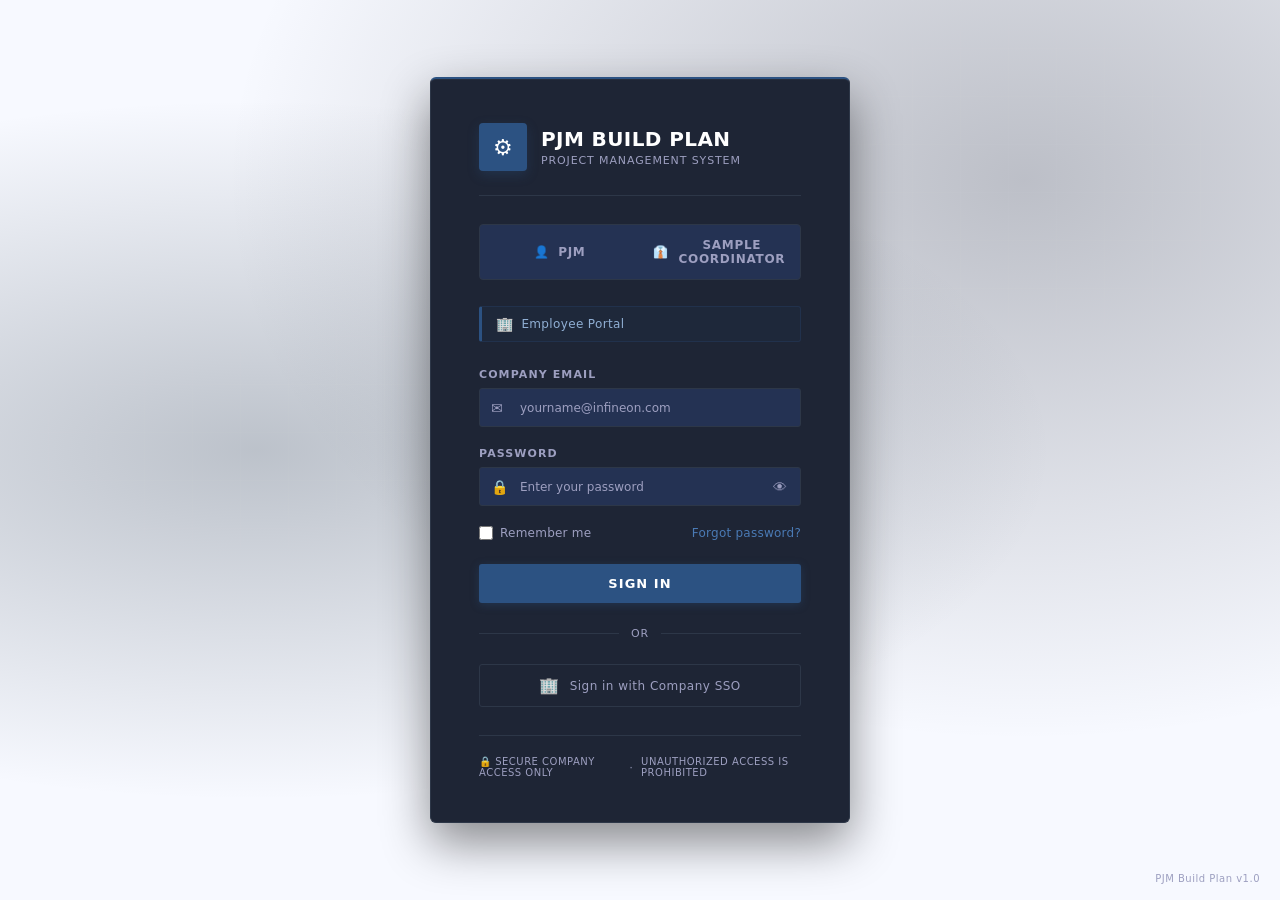
<file: Auto Scheduler BE DEV APT AIS IN/admin.html>
<!DOCTYPE html>
<html lang="en">
<head>
    <meta charset="UTF-8">
    <meta name="viewport" content="width=device-width, initial-scale=1.0">
    <title>PJM Admin Dashboard</title>
    <script src="supabase.js"></script>
    <script src="supabase-config.js"></script>
    <link rel="stylesheet" href="admin.css">
    <script>
    "use strict";
    var ALLOWED_ROLE = "sample coordinator";
    (async function guardPage() {
        console.log("🔍 GUARD: Started");
        await new Promise(function (resolve, reject) {
            if (window.db && typeof window.db.from === "function") {
                resolve(); return;
            }
            let attempts = 0;
            const interval = setInterval(function () {
                attempts++;
                if (window.db && typeof window.db.from === "function") {
                    clearInterval(interval);
                    resolve();
                } else if (attempts >= 50) {
                    clearInterval(interval);
                    reject(new Error("DB timeout"));
                }
            }, 100);
        }).catch(function () {
            window.location.href = "login.html";
            throw new Error("stop");
        });
        try {
            const stored = sessionStorage.getItem("pjm_user");
            if (stored) {
                const cachedUser = JSON.parse(stored);
                if (cachedUser && cachedUser.role === ALLOWED_ROLE) {
                    window.currentUser = cachedUser;
                    populateUserBar();
                    return;
                } else {
                    sessionStorage.removeItem("pjm_user");
                    window.location.href = "login.html";
                    return;
                }
            }
            const { data, error } = await Promise.race([
                window.db.auth.getSession(),
                new Promise(function (resolve) {
                    setTimeout(function () {
                        resolve({ data: { session: null }, error: null });
                    }, 5000);
                })
            ]);
            if (error || !data?.session) {
                window.location.href = "login.html";
                return;
            }
            const { data: user, error: userError } = await Promise.race([
                window.db.from("users").select("role, is_active, name")
                    .eq("id", data.session.user.id).single(),
                new Promise(function (resolve) {
                    setTimeout(function () {
                        resolve({ data: null, error: { message: "timeout" } });
                    }, 8000);
                })
            ]);
            if (userError || !user) { window.location.href = "login.html"; return; }
            if (!user.is_active) {
                await window.db.auth.signOut();
                window.location.href = "login.html"; return;
            }
            if (user.role !== ALLOWED_ROLE) {
                window.location.href = "login.html"; return;
            }
            window.currentUser = {
                id   : data.session.user.id,
                email: data.session.user.email,
                name : user.name || data.session.user.email.split("@")[0],
                role : user.role
            };
            sessionStorage.setItem("pjm_user", JSON.stringify(window.currentUser));
            populateUserBar();
        } catch (err) {
            console.error("GUARD Error:", err.message);
            window.location.href = "login.html";
        }
    })();
    function populateUserBar() {
        if (!document.getElementById("user-name")) {
            setTimeout(populateUserBar, 100); return;
        }
        const u = window.currentUser;
        if (!u) return;
        const nameEl   = document.getElementById("user-name");
        const roleEl   = document.getElementById("user-role");
        const avatarEl = document.getElementById("user-avatar");
        if (nameEl)   nameEl.textContent   = u.name;
        if (roleEl)   roleEl.textContent   = u.role;
        if (avatarEl) avatarEl.textContent = u.name.charAt(0).toUpperCase();
    }
    </script>
</head>
<body>
<!-- USER BAR -->
<div class="user-bar" id="user-bar">
    <div class="user-bar-left">
        <div class="user-avatar" id="user-avatar">?</div>
        <div class="user-info">
            <div class="user-name" id="user-name">Loading...</div>
            <div class="user-role" id="user-role"></div>
        </div>
    </div>
    <button class="logout-btn" id="logout-btn">🔓 Logout</button>
</div>

<!-- HEADER -->
<header class="header">
    <div class="header-left">
        <div class="header-logo">
            <div class="logo-icon">&#9881;</div>
            <div>
                <div class="header-title">PJM Admin Dashboard</div>
                <div class="header-subtitle">Weekly Limit Management</div>
            </div>
        </div>
    </div>
    <div class="header-right">
        <div class="header-stats">
            <div class="stat-badge">
                <span>Active Limits:</span>
                <span class="stat-num" id="stat-active-limits">0</span>
            </div>
            <div class="stat-badge">
                <span>This Week Usage:</span>
                <span class="stat-num" id="stat-week-usage">0%</span>
            </div>
            <div class="stat-badge">
                <span>Weeks Configured:</span>
                <span class="stat-num" id="stat-weeks-configured">0</span>
            </div>
        </div>
        <div class="current-date" id="current-date"></div>
    </div>
</header>

<!-- NAV TABS -->
<div class="page-nav">
    <div class="page-nav-inner">
        <a href="autoscheduler.html" class="page-nav-btn">
            &#128197; Build Plan Scheduler
        </a>
        <button class="page-nav-btn active" id="nav-admin">
            &#9881; Admin Dashboard
        </button>
    </div>
</div>

<!-- MAIN -->
<div class="admin-container">

    <!-- ── SIDE PANEL ─────────────────────────────────── -->
    <aside class="admin-sidebar">
        <div class="sidebar-header">
            <span class="sidebar-icon">&#9881;</span>
            <h2>Set Weekly Limits</h2>
        </div>

        <div class="form-scroll">
            <form id="limit-form" novalidate>

                <!-- Week Selector -->
                <div class="section-divider">
                    <span class="section-label">Target Week</span>
                </div>
                <div class="field-group">
                    <label class="field-label" for="f-week-start">
                        Week Start (Monday)
                        <span class="field-required">*</span>
                    </label>
                    <input type="date"
                           class="form-input"
                           id="f-week-start"
                           onchange="onWeekStartChange()">
                    <div class="error-msg" id="err-week-start"></div>
                </div>
                <div class="field-group">
                    <label class="field-label">Week Range</label>
                    <div class="week-range-display" id="week-range-display">
                        — select a Monday —
                    </div>
                </div>

                <!-- Apply-to options -->
                <div class="field-group">
                    <label class="field-label">Apply To</label>
                    <div class="apply-options">
                        <label class="radio-option">
                            <input type="radio" name="apply-to"
                                   value="single" checked
                                   onchange="onApplyToChange()">
                            <span>This week only</span>
                        </label>
                        <label class="radio-option">
                            <input type="radio" name="apply-to"
                                   value="forward"
                                   onchange="onApplyToChange()">
                            <span>This week &amp; all future weeks</span>
                        </label>
                    </div>
                </div>

                <!-- Limits -->
                <div class="section-divider">
                    <span class="section-label">Weekly Limits</span>
                </div>

                <!-- Max Projects -->
                <div class="field-group">
                    <label class="field-label" for="f-max-projects">
                        Max No. of Projects
                        <span class="field-required">*</span>
                    </label>
                    <div class="limit-input-wrap">
                        <input type="number"
                               class="form-input"
                               id="f-max-projects"
                               placeholder="e.g., 10"
                               min="1" max="9999">
                        <span class="limit-unit">projects / week</span>
                    </div>
                    <div class="error-msg" id="err-max-projects"></div>
                </div>

                <!-- Max Quantity -->
                <div class="field-group">
                    <label class="field-label" for="f-max-quantity">
                        Max Total Quantity
                        <span class="field-required">*</span>
                    </label>
                    <div class="limit-input-wrap">
                        <input type="number"
                               class="form-input"
                               id="f-max-quantity"
                               placeholder="e.g., 5000"
                               min="1" max="999999">
                        <span class="limit-unit">units / week</span>
                    </div>
                    <div class="error-msg" id="err-max-quantity"></div>
                </div>

                <!-- Max No. of Lots -->
                <div class="field-group">
                    <label class="field-label" for="f-max-lots">
                        Max No. of Lots
                        <span class="field-required">*</span>
                    </label>
                    <div class="limit-input-wrap">
                        <input type="number"
                               class="form-input"
                               id="f-max-lots"
                               placeholder="e.g., 20"
                               min="1" max="9999">
                        <span class="limit-unit">lots / week</span>
                    </div>
                    <div class="error-msg" id="err-max-lots"></div>
                </div>

                <!-- Notes -->
                <div class="field-group">
                    <label class="field-label" for="f-limit-notes">
                        Notes
                        <span class="field-optional">(Optional)</span>
                    </label>
                    <textarea class="form-textarea"
                              id="f-limit-notes"
                              placeholder="Reason for this limit..."
                              rows="3"></textarea>
                </div>

            </form>
        </div><!-- /form-scroll -->

        <div class="form-buttons">
            <button class="btn btn-success"
                    id="save-limit-btn"
                    onclick="saveWeeklyLimit()">
                &#128190; Save Limits
            </button>
            <button class="btn btn-ghost"
                    onclick="clearLimitForm()">
                &#8635; Clear
            </button>
        </div>
    </aside>

    <!-- ── RIGHT PANEL ────────────────────────────────── -->
    <div class="admin-right">

        <!-- Inner tabs -->
        <div class="tabs-header">
            <button class="tab-btn active"
                    id="tab-overview"
                    onclick="switchAdminTab('overview')">
                &#128202; Overview
            </button>
            <button class="tab-btn"
                    id="tab-limits"
                    onclick="switchAdminTab('limits')">
                &#128203; Limits Table
            </button>
            <button class="tab-btn"
                    id="tab-usage"
                    onclick="switchAdminTab('usage')">
                &#128200; Usage Analytics
            </button>
            <button class="tab-btn"
            id="tab-equipment"
            onclick="switchAdminTab('equipment')">
                &#9881; Equipment
    </button>
    <button class="tab-btn"
        id="tab-monthly"
        onclick="switchAdminTab('monthly')">
    &#128197; Monthly Summary
</button>
<button class="tab-btn"
        id="tab-users"
        onclick="switchAdminTab('users')">
    &#128100; Manage Users
</button>
        </div>

        <!-- ═══════════════════════════════════════════════════════ -->
<!-- MONTHLY SUMMARY TAB                                     -->
<!-- ═══════════════════════════════════════════════════════ -->
<div class="tab-content" id="tab-content-monthly">

    <div class="form-scroll">
            <form id="project-form" novalidate>

    <!-- Toolbar -->
    <div class="list-toolbar">
        <div class="list-toolbar-left">
            <!-- Month picker -->
            <div class="field-group" style="margin:0">
                <label class="field-label" style="margin-bottom:4px">
                    Select Month
                </label>
                <input type="month"
                       class="form-input"
                       id="monthly-picker"
                       style="width:180px"
                       onchange="loadMonthlySummary()">
            </div>
            <!-- Quick nav -->
            <button type="button"
            class="btn btn-ghost btn-sm"
                    onclick="shiftMonth(-1)">
                &#9664; Prev
            </button>
            <button type="button"
            class="btn btn-ghost btn-sm"
                    onclick="goToCurrentMonth()">
                This Month
            </button>
            <button type="button"
            class="btn btn-ghost btn-sm"
                    onclick="shiftMonth(1)">
                Next &#9654;
            </button>
        </div>
        <div class="list-toolbar-right">
            <button type="button"
        class="btn btn-ghost btn-sm"
        onclick="exportMonthlyCSV()">
    &#128228; Export CSV
</button>
        </div>
    </div>

    <!-- Month title -->
    <div class="monthly-title" id="monthly-title">
        Loading...
    </div>

    <!-- Summary cards -->
    <div class="monthly-cards" id="monthly-cards">
        <div class="overview-card-skeleton"></div>
        <div class="overview-card-skeleton"></div>
        <div class="overview-card-skeleton"></div>
        <div class="overview-card-skeleton"></div>
    </div>

    <!-- Weekly breakdown inside the month -->
    <div class="overview-section-title" style="margin-top:24px">
        &#128197; Weekly Breakdown
    </div>
    <div class="table-container">
        <table class="data-table" id="monthly-weekly-table">
            <thead>
                <tr>
                    <th>Week</th>
                    <th>Projects</th>
                    <th>Total Quantity</th>
                    <th>Total Lots</th>
                    <th>Unique Equipment</th>
                    <th>Unique UPD</th>
                    <th>Limit Status</th>
                </tr>
            </thead>
            <tbody id="monthly-weekly-tbody"></tbody>
        </table>
        <div class="empty-state hidden" id="monthly-weekly-empty">
            <div class="empty-icon">&#128197;</div>
            <div class="empty-title">No Projects This Month</div>
            <div class="empty-desc">
                No bookings found for the selected month
            </div>
        </div>
    </div>

    <!-- Per-equipment breakdown -->
    <div class="overview-section-title" style="margin-top:28px">
        &#9881; Equipment Usage This Month
    </div>
    <div class="table-container">
        <table class="data-table" id="monthly-equipment-table">
            <thead>
                <tr>
                    <th>#</th>
                    <th>Equipment</th>
                    <th>Projects</th>
                    <th>Total Quantity</th>
                    <th>Total Lots</th>
                    <th>Usage Bar</th>
                </tr>
            </thead>
            <tbody id="monthly-equipment-tbody"></tbody>
        </table>
        <div class="empty-state hidden"
             id="monthly-equipment-empty">
            <div class="empty-icon">&#9881;</div>
            <div class="empty-title">No Equipment Data</div>
            <div class="empty-desc">
                No equipment usage found for this month
            </div>
        </div>
    </div>

    <!-- Per-PJM breakdown -->
    <div class="overview-section-title" style="margin-top:28px">
        &#128100; PJM Activity This Month
    </div>
    <div class="table-container">
        <table class="data-table" id="monthly-pjm-table">
            <thead>
                <tr>
                    <th>#</th>
                    <th>PJM Name</th>
                    <th>Projects</th>
                    <th>Total Quantity</th>
                    <th>Total Lots</th>
                    <th>Platforms</th>
                </tr>
            </thead>
            <tbody id="monthly-pjm-tbody"></tbody>
        </table>
        <div class="empty-state hidden" id="monthly-pjm-empty">
            <div class="empty-icon">&#128100;</div>
            <div class="empty-title">No PJM Data</div>
            <div class="empty-desc">
                No PJM activity found for this month
            </div>
        </div>
    </div>

</div><!-- /tab-content-monthly -->
</form>
        </div><!-- /form-scroll -->
        <!-- ═══════════════════════════════════════════ -->
        <!-- OVERVIEW TAB                                -->
        <!-- ═══════════════════════════════════════════ -->
        <div class="tab-content active" id="tab-content-overview">

            <!-- Current week summary -->
            <div class="overview-section-title">
                &#128197; Current Week at a Glance
            </div>
            <div class="overview-cards" id="overview-cards">
                <!-- filled by JS -->
                <div class="overview-card-skeleton"></div>
                <div class="overview-card-skeleton"></div>
                <div class="overview-card-skeleton"></div>
            </div>

            <!-- Recent limit changes -->
            <div class="overview-section-title" style="margin-top:28px">
                &#128221; Recent Limit Changes
            </div>
            <div class="recent-changes-wrap">
                <table class="data-table" id="recent-changes-table">
                    <thead>
                        <tr>
                            <th>Week</th>
                            <th>Max Projects</th>
                            <th>Max Quantity</th>
                            <th>Max Lots</th>
                            <th>Set By</th>
                            <th>Date Set</th>
                            <th>Actions</th>
                        </tr>
                    </thead>
                    <tbody id="recent-changes-tbody"></tbody>
                </table>
                <div class="empty-state hidden" id="recent-empty">
                    <div class="empty-icon">&#128202;</div>
                    <div class="empty-title">No limits configured yet</div>
                    <div class="empty-desc">
                        Use the form on the left to set your first weekly limit
                    </div>
                </div>
            </div>
        </div>

        <!-- ═══════════════════════════════════════════ -->
        <!-- LIMITS TABLE TAB                            -->
        <!-- ═══════════════════════════════════════════ -->
        <div class="tab-content" id="tab-content-limits">
            <div class="list-toolbar">
                <div class="list-toolbar-left">
                    <div class="search-box">
                        <span class="search-icon">&#128269;</span>
                        <input type="text"
                               id="limit-search"
                               placeholder="Search weeks..."
                               oninput="filterLimits()">
                    </div>
                    <select class="filter-select"
                            id="filter-limit-status"
                            onchange="filterLimits()">
                        <option value="">All Weeks</option>
                        <option value="current">Current Week</option>
                        <option value="past">Past Weeks</option>
                        <option value="future">Future Weeks</option>
                    </select>
                </div>
                <div class="list-toolbar-right">
                    <button class="btn btn-ghost btn-sm"
                            onclick="exportLimitsCSV()">
                        &#128228; Export CSV
                    </button>
                </div>
            </div>

            <div class="table-container">
                <table class="data-table" id="limits-table">
                    <thead>
                        <tr>
                            <th>#</th>
                            <th onclick="sortLimits('week')"
                                class="sortable">Week Start</th>
                            <th onclick="sortLimits('week')"
                                class="sortable">Week End</th>
                            <th onclick="sortLimits('projects')"
                                class="sortable">Max Projects</th>
                            <th onclick="sortLimits('quantity')"
                                class="sortable">Max Quantity</th>
                            <th onclick="sortLimits('lots')"
                                class="sortable">Max Lots</th>
                            <th>Usage</th>
                            <th>Notes</th>
                            <th>Actions</th>
                        </tr>
                    </thead>
                    <tbody id="limits-tbody"></tbody>
                </table>
                <div class="empty-state hidden" id="limits-empty">
                    <div class="empty-icon">&#128203;</div>
                    <div class="empty-title">No Weekly Limits Set</div>
                    <div class="empty-desc">
                        Configure limits using the form on the left
                    </div>
                </div>
            </div>
        </div>

        <!-- ═══════════════════════════════════════════ -->
        <!-- USAGE ANALYTICS TAB                         -->
        <!-- ═══════════════════════════════════════════ -->
        <div class="tab-content" id="tab-content-usage">
            <div class="analytics-toolbar">
                <label class="field-label" style="margin:0">
                    View Range:
                </label>
                <select class="filter-select"
                        id="analytics-range"
                        onchange="loadAnalytics()">
                    <option value="4">Last 4 Weeks</option>
                    <option value="8" selected>Last 8 Weeks</option>
                    <option value="12">Last 12 Weeks</option>
                    <option value="26">Last 26 Weeks</option>
                </select>
            </div>

            <!-- Bar charts -->
            <div class="analytics-grid" id="analytics-grid">
                <!-- Projects chart -->
                <div class="analytics-card">
                    <div class="analytics-card-title">
                        &#128203; Projects per Week
                    </div>
                    <div class="chart-area" id="chart-projects"></div>
                </div>
                <!-- Quantity chart -->
                <div class="analytics-card">
                    <div class="analytics-card-title">
                        &#128230; Quantity per Week
                    </div>
                    <div class="chart-area" id="chart-quantity"></div>
                </div>
                <!-- Lots chart -->
                <div class="analytics-card">
                    <div class="analytics-card-title">
                        &#128218; Lots per Week
                    </div>
                    <div class="chart-area" id="chart-lots"></div>
                </div>
            </div>

            <div class="empty-state hidden" id="analytics-empty">
                <div class="empty-icon">&#128200;</div>
                <div class="empty-title">No Data Available</div>
                <div class="empty-desc">
                    Analytics will appear once projects are scheduled
                </div>
            </div>
        </div>
        <!-- ═══════════════════════════════════════════════════════ -->
<!-- EQUIPMENT TAB                                           -->
<!-- ═══════════════════════════════════════════════════════ -->
<div class="tab-content" id="tab-content-equipment">

    <!-- Toolbar -->
    <div class="list-toolbar">
        <div class="list-toolbar-left">
            <div class="search-box">
                <span class="search-icon">&#128269;</span>
                <input type="text"
                       id="equipment-search"
                       placeholder="Search name or group..."
                       oninput="filterEquipment()">
            </div>
            <select class="filter-select"
                    id="filter-equipment-group"
                    onchange="filterEquipment()">
                <option value="">All Groups</option>
            </select>
        </div>
        <div class="list-toolbar-right">
            <span class="selected-count"
                  id="equipment-selected-count">
            </span>
            <button class="btn btn-danger btn-sm"
                    id="eq-bulk-delete-btn"
                    style="display:none"
                    onclick="openBulkDeleteEquipmentModal()">
                &#128465; Delete Selected
            </button>
            <button class="btn btn-primary btn-sm"
                    onclick="openEquipmentModal('add')">
                &#43; Add Equipment
            </button>
            <button class="btn btn-ghost btn-sm"
                    onclick="exportEquipmentCSV()">
                &#128228; Export CSV
            </button>
        </div>
    </div>

    <!-- Stats pills -->
    <div class="equipment-stats-row">
        <div class="eq-stat-pill">
            <span class="eq-stat-dot"
                  style="background:var(--accent)">
            </span>
            Total Equipment:
            <strong id="eq-stat-total">0</strong>
        </div>
        <div class="eq-stat-pill">
            <span class="eq-stat-dot"
                  style="background:var(--accent2)">
            </span>
            Groups:
            <strong id="eq-stat-groups">0</strong>
        </div>
    </div>

    <!-- Table -->
    <div class="table-container">
        <table class="data-table" id="equipment-table">
            <thead>
            <tr>
                <th class="checkbox-cell">
                <input type="checkbox"
                   id="eq-select-all"
                   onchange="toggleSelectAllEquipment()">
            </th>
        <th style="width:50px">#</th>
        <th onclick="sortEquipment('group')"
            class="sortable"
            id="eq-th-group">
            Group ↕
        </th>
        <th onclick="sortEquipment('name')"
            class="sortable"
            id="eq-th-name">
            Equipment Name ↕
        </th>
        <th style="width:100px">Actions</th>
    </tr>
</thead>
            <tbody id="equipment-tbody"></tbody>
        </table>

        <!-- Empty state -->
        <div class="empty-state hidden"
             id="equipment-empty">
            <div class="empty-icon">&#9881;</div>
            <div class="empty-title">No Equipment Found</div>
            <div class="empty-desc">
                Click <strong>+ Add Equipment</strong>
                to add your first equipment
            </div>
        </div>
    </div>

</div><!-- /tab-content-equipment -->
<!-- ═══════════════════════════════════════════════════════ -->
<!-- MANAGE USERS TAB                                        -->
<!-- ═══════════════════════════════════════════════════════ -->
<div class="tab-content" id="tab-content-users">

    <!-- ── Toolbar ── -->
    <div class="list-toolbar">
        <div class="list-toolbar-left">
            <div class="search-box">
                <span class="search-icon">&#128269;</span>
                <input type="text"
                       id="user-search"
                       placeholder="Search name or email..."
                       oninput="filterUsers()">
            </div>
            <select class="filter-select"
                    id="filter-user-role"
                    onchange="filterUsers()">
                <option value="">All Roles</option>
                <option value="pjm">PJM</option>
                <option value="sample coordinator">
                    Sample Coordinator
                </option>
            </select>
            <select class="filter-select"
                    id="filter-user-status"
                    onchange="filterUsers()">
                <option value="">All Status</option>
                <option value="active">Active</option>
                <option value="inactive">Inactive</option>
            </select>
        </div>
        <div class="list-toolbar-right">
            <button class="btn btn-primary btn-sm"
                    onclick="openRegisterModal()">
                &#43; Register New User
            </button>
            <button class="btn btn-ghost btn-sm"
                    onclick="exportUsersCSV()">
                &#128228; Export CSV
            </button>
        </div>
    </div>

    <!-- ── Stats pills ── -->
    <div class="equipment-stats-row">
        <div class="eq-stat-pill">
            <span class="eq-stat-dot"
                  style="background:var(--accent)"></span>
            Total Users:
            <strong id="user-stat-total">0</strong>
        </div>
        <div class="eq-stat-pill">
            <span class="eq-stat-dot"
                  style="background:#6366f1"></span>
            PJM:
            <strong id="user-stat-pjm">0</strong>
        </div>
        <div class="eq-stat-pill">
            <span class="eq-stat-dot"
                  style="background:#14b8a6"></span>
            Coordinators:
            <strong id="user-stat-coord">0</strong>
        </div>
        <div class="eq-stat-pill">
            <span class="eq-stat-dot"
                  style="background:#22c55e"></span>
            Active:
            <strong id="user-stat-active">0</strong>
        </div>
    </div>

    <!-- ── Users Table ── -->
    <div class="table-container">
        <table class="data-table" id="users-table">
            <thead>
                <tr>
                    <th style="width:40px">#</th>
                    <th onclick="sortUsers('name')"
                        class="sortable">Name</th>
                    <th onclick="sortUsers('email')"
                        class="sortable">Email</th>
                    <th onclick="sortUsers('role')"
                        class="sortable">Role</th>
                    <th onclick="sortUsers('status')"
                        class="sortable">Status</th>
                    <th onclick="sortUsers('created')"
                        class="sortable">Created</th>
                    <th style="width:140px">Actions</th>
                </tr>
            </thead>
            <tbody id="users-tbody"></tbody>
        </table>
        <div class="empty-state hidden" id="users-empty">
            <div class="empty-icon">&#128100;</div>
            <div class="empty-title">No Users Found</div>
            <div class="empty-desc">
                Click <strong>+ Register New User</strong>
                to add the first user
            </div>
        </div>
    </div>

</div><!-- /tab-content-users -->
<!-- ═══════════════════════════════════════════════════════ -->
<!-- EDIT LIMIT MODAL                                        -->
<!-- ═══════════════════════════════════════════════════════ -->
<div class="modal-overlay" id="edit-limit-modal">
    <div class="modal">
        <div class="modal-header">
            <div>
                <div class="modal-title">&#9998; Edit Weekly Limit</div>
                <div class="modal-subtitle" id="edit-modal-subtitle"></div>
            </div>
            <button class="modal-close"
                    onclick="closeAdminModal('edit-limit-modal')">
                &#10005;
            </button>
        </div>
        <div class="modal-body">
            <div class="field-group">
                <label class="field-label">Max Projects</label>
                <input type="number" class="form-input"
                       id="edit-max-projects" min="1">
            </div>
            <div class="field-group">
                <label class="field-label">Max Quantity</label>
                <input type="number" class="form-input"
                       id="edit-max-quantity" min="1">
            </div>
            <div class="field-group">
                <label class="field-label">Max Lots</label>
                <input type="number" class="form-input"
                       id="edit-max-lots" min="1">
            </div>
            <div class="field-group">
                <label class="field-label">Notes</label>
                <textarea class="form-textarea"
                          id="edit-limit-notes" rows="3"></textarea>
            </div>
        </div>
        <div class="modal-footer">
            <button class="btn btn-success"
                    onclick="confirmEditLimit()">
                &#128190; Save Changes
            </button>
            <button class="btn btn-ghost"
                    onclick="closeAdminModal('edit-limit-modal')">
                Cancel
            </button>
        </div>
    </div>
</div>

<!-- DELETE CONFIRM MODAL -->
<div class="modal-overlay" id="delete-limit-modal">
    <div class="modal modal-sm">
        <div class="modal-header danger-header">
            <div>
                <div class="modal-title">&#128465; Delete Limit</div>
                <div class="modal-subtitle" id="delete-modal-subtitle"></div>
            </div>
            <button class="modal-close"
                    onclick="closeAdminModal('delete-limit-modal')">
                &#10005;
            </button>
        </div>
        <div class="modal-body">
            <p class="delete-confirm-text">
                Are you sure you want to delete the weekly limit for
                <strong id="delete-week-label"></strong>?
                This action cannot be undone.
            </p>
        </div>
        <div class="modal-footer">
            <button class="btn btn-danger"
                    onclick="confirmDeleteLimit()">
                &#128465; Yes, Delete
            </button>
            <button class="btn btn-ghost"
                    onclick="closeAdminModal('delete-limit-modal')">
                Cancel
            </button>
        </div>
    </div>
</div>

<!-- ═══════════════════════════════════════════════════════ -->
<!-- ADD / EDIT EQUIPMENT MODAL                              -->
<!-- ═══════════════════════════════════════════════════════ -->
<div class="modal-overlay" id="equipment-modal">
    <div class="modal modal-sm">
        <div class="modal-header">
            <div>
                <div class="modal-title"
                     id="eq-modal-title">
                    &#43; Add Equipment
                </div>
                <div class="modal-subtitle"
                     id="eq-modal-subtitle">
                    Fill in the details below
                </div>
            </div>
            <button class="modal-close"
                    onclick="closeAdminModal('equipment-modal')">
                &#10005;
            </button>
        </div>

        <div class="modal-body">

            <!-- Group -->
            <div class="field-group">
                <label class="field-label" for="eq-group">
                    Group
                    <span class="field-required">*</span>
                </label>
                <input type="text"
                       class="form-input"
                       id="eq-group"
                       placeholder="e.g., SMT, Assembly, Testing"
                       list="eq-group-datalist"
                       autocomplete="off">
                <!-- suggests existing groups -->
                <datalist id="eq-group-datalist"></datalist>
                <div class="error-msg" id="err-eq-group"></div>
            </div>

            <!-- Name -->
            <div class="field-group">
                <label class="field-label" for="eq-name">
                    Equipment Name
                    <span class="field-required">*</span>
                </label>
                <input type="text"
                       class="form-input"
                       id="eq-name"
                       placeholder="e.g., SMT Machine A"
                       autocomplete="off">
                <div class="error-msg" id="err-eq-name"></div>
            </div>

        </div><!-- /modal-body -->

        <div class="modal-footer">
            <button class="btn btn-success"
                    id="eq-save-btn"
                    onclick="confirmSaveEquipment()">
                &#128190; Save Equipment
            </button>
            <button class="btn btn-ghost"
                    onclick="closeAdminModal('equipment-modal')">
                Cancel
            </button>
        </div>
    </div>
</div>

<!-- ═══════════════════════════════════════════════════════ -->
<!-- DELETE SINGLE EQUIPMENT MODAL                           -->
<!-- ═══════════════════════════════════════════════════════ -->
<div class="modal-overlay" id="delete-equipment-modal">
    <div class="modal modal-sm">
        <div class="modal-header danger-header">
            <div>
                <div class="modal-title">
                    &#128465; Delete Equipment
                </div>
                <div class="modal-subtitle"
                     id="delete-eq-subtitle">
                </div>
            </div>
            <button class="modal-close"
                    onclick="closeAdminModal(
                             'delete-equipment-modal')">
                &#10005;
            </button>
        </div>
        <div class="modal-body">
            <p class="delete-confirm-text">
                Are you sure you want to delete
                <strong id="delete-eq-name-label"></strong>?
                <br><br>
                This action cannot be undone.
            </p>
        </div>
        <div class="modal-footer">
            <button class="btn btn-danger"
                    id="confirm-delete-eq-btn"
                    onclick="confirmDeleteEquipment()">
                &#128465; Yes, Delete
            </button>
            <button class="btn btn-ghost"
                    onclick="closeAdminModal(
                             'delete-equipment-modal')">
                Cancel
            </button>
        </div>
    </div>
</div>

<!-- ═══════════════════════════════════════════════════════ -->
<!-- BULK DELETE EQUIPMENT MODAL                             -->
<!-- ═══════════════════════════════════════════════════════ -->
<div class="modal-overlay" id="bulk-delete-equipment-modal">
    <div class="modal modal-sm">
        <div class="modal-header danger-header">
            <div>
                <div class="modal-title">
                    &#128465; Delete Selected Equipment
                </div>
                <div class="modal-subtitle"
                     id="bulk-delete-eq-subtitle">
                </div>
            </div>
            <button class="modal-close"
                    onclick="closeAdminModal(
                             'bulk-delete-equipment-modal')">
                &#10005;
            </button>
        </div>
        <div class="modal-body">
            <p class="delete-confirm-text"
               id="bulk-delete-eq-text">
            </p>
        </div>
        <div class="modal-footer">
            <button class="btn btn-danger"
                    id="confirm-bulk-delete-eq-btn"
                    onclick="confirmBulkDeleteEquipment()">
                &#128465; Yes, Delete All
            </button>
            <button class="btn btn-ghost"
                    onclick="closeAdminModal(
                             'bulk-delete-equipment-modal')">
                Cancel
            </button>
        </div>
    </div>
</div>
<!-- ═══════════════════════════════════════════════════════ -->
<!-- REGISTER USER MODAL                                     -->
<!-- ═══════════════════════════════════════════════════════ -->
<div class="modal-overlay" id="register-user-modal">
    <div class="modal">
        <div class="modal-header">
            <div>
                <div class="modal-title"
                     id="reg-modal-title">
                    &#43; Register New User
                </div>
                <div class="modal-subtitle">
                    New user will use the default password
                    and must reset it after first login
                </div>
            </div>
            <button class="modal-close"
                    onclick="closeAdminModal('register-user-modal')">
                &#10005;
            </button>
        </div>
        <div class="modal-body">

            <!-- Alerts -->
            <div class="alert alert-error"
                 id="reg-error"
                 style="display:none; margin-bottom:14px;
                        padding:10px 14px; border-radius:6px;
                        background:rgba(239,68,68,.1);
                        border:1px solid rgba(239,68,68,.3);
                        color:#fca5a5; font-size:12px;">
                <span id="reg-error-msg"></span>
            </div>

            <!-- Full Name -->
            <div class="field-group">
                <label class="field-label">
                    Full Name
                    <span class="field-required">*</span>
                </label>
                <input type="text"
                       class="form-input"
                       id="reg-name"
                       placeholder="e.g. Ahmad bin Ali"
                       autocomplete="off">
                <div class="error-msg" id="err-reg-name"></div>
            </div>

            <!-- Email -->
            <div class="field-group">
                <label class="field-label">
                    Company Email
                    <span class="field-required">*</span>
                </label>
                <input type="email"
                       class="form-input"
                       id="reg-email"
                       placeholder="yourname@company.com"
                       autocomplete="off">
                <div class="error-msg" id="err-reg-email"></div>
            </div>

            <!-- Role -->
            <div class="field-group">
                <label class="field-label">
                    Role
                    <span class="field-required">*</span>
                </label>
                <select class="form-select" id="reg-role">
                    <option value="">— Select Role —</option>
                    <option value="pjm">PJM</option>
                    <option value="sample coordinator">
                        Sample Coordinator
                    </option>
                </select>
                <div class="error-msg" id="err-reg-role"></div>
            </div>

            <!-- Default password notice -->
            <div style="
                display       : flex;
                align-items   : flex-start;
                gap           : 10px;
                background    : rgba(59,130,246,.08);
                border        : 1px solid rgba(59,130,246,.2);
                border-radius : 6px;
                padding       : 12px 14px;
                margin-bottom : 14px;
                font-size     : 12px;
                color         : #93c5fd;
                line-height   : 1.6;
            ">
                <span style="font-size:16px; flex-shrink:0;">ℹ️</span>
                <div>
                    Default password:
                    <strong style="
                        font-family    : monospace;
                        background     : rgba(255,255,255,.08);
                        padding        : 2px 8px;
                        border-radius  : 4px;
                        color          : #e2e8f0;
                        letter-spacing : 1px;
                    ">Pjm@12345</strong>
                    <br>
                    <span style="color:#64748b; font-size:11px;">
                        User must reset password after first login
                        via Forgot Password.
                    </span>
                </div>
            </div>

            <!-- Confirm default password -->
            <div class="field-group">
                <label class="field-label">
                    Confirm Default Password
                    <span class="field-required">*</span>
                </label>
                <div style="position:relative;">
                    <input type="password"
                           class="form-input"
                           id="reg-confirm-pw"
                           placeholder="Re-type default password"
                           style="padding-right:44px;"
                           autocomplete="new-password">
                    <button type="button"
                            onclick="toggleRegPw()"
                            id="reg-pw-toggle"
                            style="
                                position   : absolute;
                                right      : 12px;
                                top        : 50%;
                                transform  : translateY(-50%);
                                background : none;
                                border     : none;
                                cursor     : pointer;
                                font-size  : 14px;
                                color      : #64748b;
                                padding    : 4px;
                            ">👁️</button>
                </div>
                <div class="error-msg" id="err-reg-pw"></div>
            </div>

        </div><!-- /modal-body -->
        <div class="modal-footer">
            <button class="btn btn-success"
                    id="reg-save-btn"
                    onclick="confirmRegisterUser()">
                <span id="reg-save-label">&#43; Register User</span>
            </button>
            <button class="btn btn-ghost"
                    onclick="closeAdminModal('register-user-modal')">
                Cancel
            </button>
        </div>
    </div>
</div>

<!-- ═══════════════════════════════════════════════════════ -->
<!-- EDIT USER MODAL                                         -->
<!-- ═══════════════════════════════════════════════════════ -->
<div class="modal-overlay" id="edit-user-modal">
    <div class="modal modal-sm">
        <div class="modal-header">
            <div>
                <div class="modal-title">&#9998; Edit User</div>
                <div class="modal-subtitle"
                     id="edit-user-subtitle"></div>
            </div>
            <button class="modal-close"
                    onclick="closeAdminModal('edit-user-modal')">
                &#10005;
            </button>
        </div>
        <div class="modal-body">
            <div class="field-group">
                <label class="field-label">Full Name</label>
                <input type="text"
                       class="form-input"
                       id="edit-user-name"
                       placeholder="Full name">
                <div class="error-msg"
                     id="err-edit-user-name"></div>
            </div>
            <div class="field-group">
                <label class="field-label">Role</label>
                <select class="form-select" id="edit-user-role">
                    <option value="pjm">PJM</option>
                    <option value="sample coordinator">
                        Sample Coordinator
                    </option>
                </select>
            </div>
            <div class="field-group">
                <label class="field-label">Status</label>
                <select class="form-select" id="edit-user-status">
                    <option value="true">Active</option>
                    <option value="false">Inactive</option>
                </select>
            </div>
        </div>
        <div class="modal-footer">
            <button class="btn btn-success"
                    onclick="confirmEditUser()">
                &#128190; Save Changes
            </button>
            <button class="btn btn-ghost"
                    onclick="closeAdminModal('edit-user-modal')">
                Cancel
            </button>
        </div>
    </div>
</div>

<!-- ═══════════════════════════════════════════════════════ -->
<!-- DELETE USER MODAL                                       -->
<!-- ═══════════════════════════════════════════════════════ -->
<div class="modal-overlay" id="delete-user-modal">
    <div class="modal modal-sm">
        <div class="modal-header danger-header">
            <div>
                <div class="modal-title">
                    &#128465; Delete User
                </div>
                <div class="modal-subtitle"
                     id="delete-user-subtitle"></div>
            </div>
            <button class="modal-close"
                    onclick="closeAdminModal('delete-user-modal')">
                &#10005;
            </button>
        </div>
        <div class="modal-body">
            <p class="delete-confirm-text">
                Are you sure you want to delete
                <strong id="delete-user-name-label"></strong>?
                <br><br>
                This will permanently remove their account
                and cannot be undone.
            </p>
        </div>
        <div class="modal-footer">
            <button class="btn btn-danger"
                    onclick="confirmDeleteUser()">
                &#128465; Yes, Delete
            </button>
            <button class="btn btn-ghost"
                    onclick="closeAdminModal('delete-user-modal')">
                Cancel
            </button>
        </div>
    </div>
</div>
<!-- TOAST -->
<div class="toast-container" id="toast-container"></div>

<!-- SCRIPTS -->
<script src="admin.js"></script>

<script>
"use strict";
document.addEventListener("DOMContentLoaded", function () {
    // Logout
    const logoutBtn = document.getElementById("logout-btn");
    if (logoutBtn) {
        logoutBtn.addEventListener("click", async function () {
            if (!confirm("Are you sure you want to logout?")) return;
            try {
                sessionStorage.removeItem("pjm_user");
                await window.db.auth.signOut();
            } catch (e) {
                console.error("Logout error:", e.message);
            } finally {
                window.location.href = "login.html";
            }
        });
    }
    // Retry user bar
    (function retryUserBar() {
        if (!window.currentUser) { setTimeout(retryUserBar, 150); return; }
        const u = window.currentUser;
        ["user-name","user-role","user-avatar"].forEach(function(id) {
            const el = document.getElementById(id);
            if (!el) return;
            if (id === "user-avatar") el.textContent = u.name.charAt(0).toUpperCase();
            else if (id === "user-name") el.textContent = u.name;
            else el.textContent = u.role;
        });
    })();
});
</script>

</body>
</html>
</file>
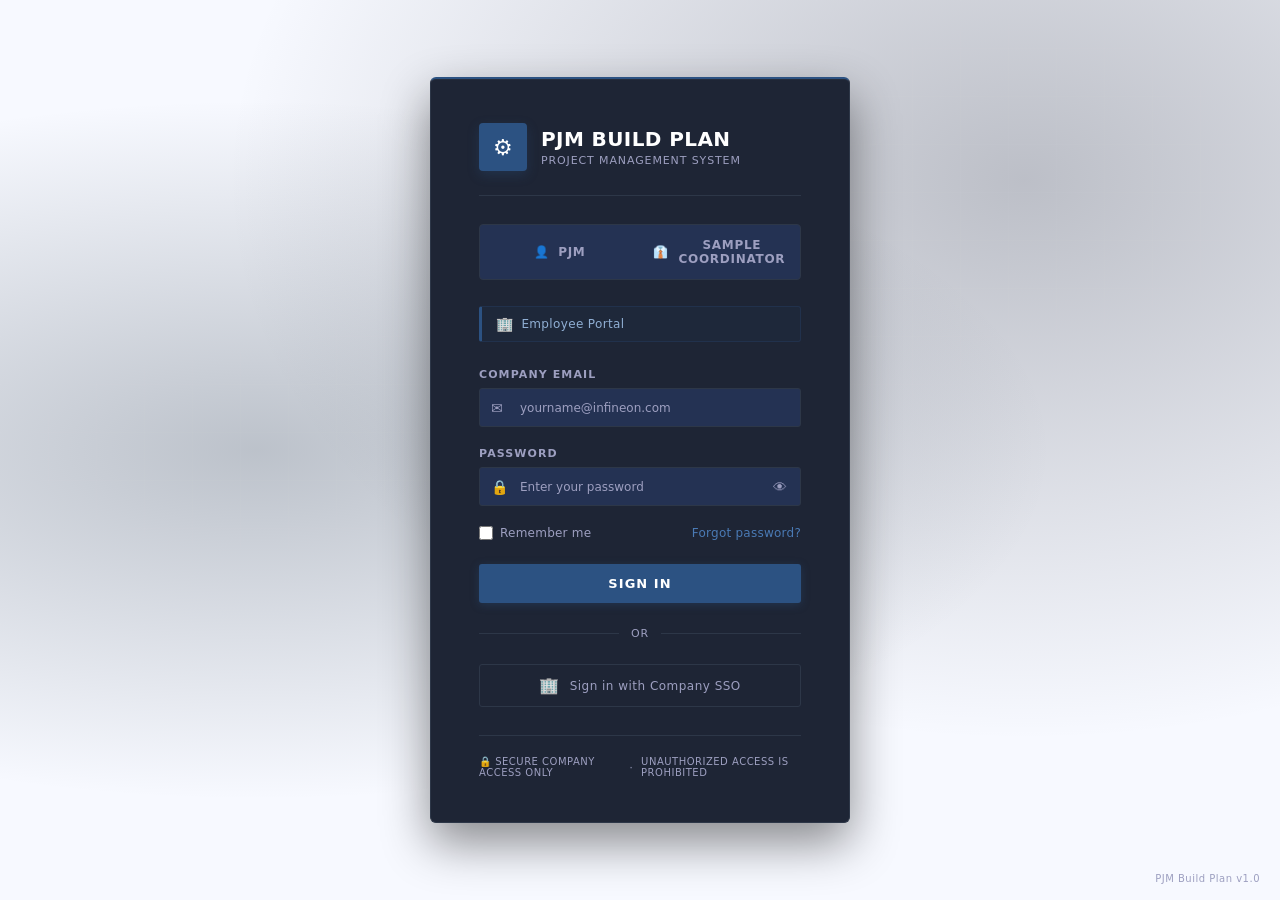
<file: Auto Scheduler BE DEV APT AIS IN/autoscheduler.html>
<!DOCTYPE html>
<html lang="en">
<head>
    <meta charset="UTF-8">
    <meta name="viewport" content="width=device-width, initial-scale=1.0">
    <title>PJM Build Plan Management System</title>

    <!-- ✅ 1. Supabase CDN FIRST -->
    <script src="supabase.js"></script>

    <!-- ✅ 2. Supabase config (creates window.db) -->
    <script src="supabase-config.js"></script>

    <!-- ✅ 3. Stylesheet -->
    <link rel="stylesheet" href="style.css">

    <!-- ✅ 4. Page Guard — runs before DOM renders -->
    <script>
    "use strict";
    var ALLOWED_ROLES = ["sample coordinator", "pjm"];


    "use strict";

/* ── Roles allowed on THIS page ── */
var ALLOWED_ROLES = ["sample coordinator", "pjm"]; // ✅ both allowed

(async function guardPage() {
    console.log("🔍 GUARD: Started");

    /* ── Wait for window.db ── */
    await new Promise(function (resolve, reject) {
        if (window.db && typeof window.db.from === "function") {
            resolve(); return;
        }
        let attempts = 0;
        const interval = setInterval(function () {
            attempts++;
            if (window.db && typeof window.db.from === "function") {
                clearInterval(interval);
                resolve();
            } else if (attempts >= 50) {
                clearInterval(interval);
                reject(new Error("DB timeout"));
            }
        }, 100);
    }).catch(function () {
        console.error("🔍 GUARD: window.db never ready");
        window.location.href = "login.html";
        throw new Error("stop");
    });

    try {
        /* ── STEP 1: Check sessionStorage ── */
        const stored = sessionStorage.getItem("pjm_user");
        console.log("🔍 GUARD: sessionStorage =", stored);

        if (stored) {
            const cachedUser = JSON.parse(stored);
            if (cachedUser && ALLOWED_ROLES.includes(cachedUser.role)) {
    window.currentUser = cachedUser;
    populateUserBar();
    return;
} else {
    sessionStorage.removeItem("pjm_user");
    window.location.href = "login.html";
    return;
}
        }

        /* ── STEP 2: No session — try getSession() ── */
        const { data, error } = await Promise.race([
            window.db.auth.getSession(),
            new Promise(function (resolve) {
                setTimeout(function () {
                    resolve({ data: { session: null }, error: null });
                }, 5000);
            })
        ]);

        if (error || !data?.session) {
            window.location.href = "login.html";
            return;
        }

        /* ── STEP 3: Session exists — check DB role ── */
        const { data: user, error: userError } =
            await Promise.race([
                window.db
                    .from("users")
                    .select("role, is_active, name")
                    .eq("id", data.session.user.id)
                    .single(),
                new Promise(function (resolve) {
                    setTimeout(function () {
                        resolve({
                            data : null,
                            error: { message: "timeout" }
                        });
                    }, 8000);
                })
            ]);

        if (userError || !user) {
            window.location.href = "login.html";
            return;
        }

        if (!user.is_active) {
            await window.db.auth.signOut();
            window.location.href = "login.html";
            return;
        }

        /* ── role not in allowed list → redirect ── */
        if (!ALLOWED_ROLES.includes(user.role)) {
        window.location.href = "login.html";
        return;
        }

        window.currentUser = {
            id   : data.session.user.id,
            email: data.session.user.email,
            name : user.name ||
                   data.session.user.email.split("@")[0],
            role : user.role
        };

        sessionStorage.setItem("pjm_user",
            JSON.stringify(window.currentUser));

        console.log("🔍 GUARD: ✅ Access granted →",
            window.currentUser);

        populateUserBar();

    } catch (err) {
        console.error("🔍 GUARD: ❌ Error →", err.message);
        window.location.href = "login.html";
    }
})();

/* ── Populate user bar ── */
function populateUserBar() {
    if (!document.getElementById("user-name")) {
        setTimeout(populateUserBar, 100);
        return;
    }
    const u = window.currentUser;
    if (!u) return;

    const nameEl   = document.getElementById("user-name");
    const roleEl   = document.getElementById("user-role");
    const avatarEl = document.getElementById("user-avatar");

    if (nameEl)   nameEl.textContent   = u.name;
    if (roleEl)   roleEl.textContent   = u.role;
    if (avatarEl) avatarEl.textContent = u.name.charAt(0).toUpperCase();

    /* ── show Admin tab only for coordinators ── */
    const adminTab = document.getElementById("tab-admin");
    if (adminTab) {
        adminTab.style.display =
            u.role === "sample coordinator"
                ? "inline-flex"
                : "none";
    }

    console.log("🔍 GUARD: ✅ User bar populated →", u.name);
}
    </script>
</head>

<body>

<!-- ===================================================== -->
<!-- USER BAR                                              -->
<!-- ===================================================== -->
<div class="user-bar" id="user-bar">
    <div class="user-bar-left">
        <div class="user-avatar" id="user-avatar">?</div>
        <div class="user-info">
            <div class="user-name" id="user-name">Loading...</div>
            <div class="user-role" id="user-role"></div>
        </div>
    </div>
    <button class="logout-btn" id="logout-btn">
        🔓 Logout
    </button>
</div>

<!-- ===================================================== -->
<!-- HEADER                                                -->
<!-- ===================================================== -->
<header class="header">
    <div class="header-left">
        <div class="header-logo">
            <div class="logo-icon">&#9881;</div>
            <div>
                <div class="header-title">PJM Build Plan</div>
                <div class="header-subtitle">
                    Project Management System
                </div>
            </div>
        </div>
    </div>
    <div class="header-right">
        <div class="header-stats">
            <div class="stat-badge">
                <span>Total Projects:</span>
                <span class="stat-num" id="stat-total">0</span>
            </div>
            <div class="stat-badge">
                <span>This Week:</span>
                <span class="stat-num" id="stat-week">0</span>
            </div>
            <div class="stat-badge">
                <span>Equipment In Use:</span>
                <span class="stat-num" id="stat-equipment">0</span>
            </div>
        </div>
        <div class="current-date" id="current-date"></div>
    </div>
</header>

<!-- ===================================================== -->
<!-- MAIN                                                  -->
<!-- ===================================================== -->
<div class="main-container">

    <!-- =============================================== -->
    <!-- SIDEBAR FORM                                    -->
    <!-- =============================================== -->
    <aside class="sidebar">
        <div class="sidebar-header">
        </div>

        <div class="form-scroll">
            <form id="project-form" novalidate>

                <!-- ── PROJECT INFO ──────────────────────── -->
<div class="section-divider">
    <span class="section-label">Project Info</span>
</div>

<!-- PJM Name -->
<div class="field-group">
    <label class="field-label" for="f-pjm_name">
        PJM Name
        <span class="field-required">*</span>
    </label>
    <input type="text"
           class="form-input"
           id="f-pjm_name"
           placeholder="e.g., 1"
           autocomplete="off"
           readonly>
    <div class="error-msg" id="err-pjm_name"></div>
</div>

<!-- Project Title -->
<div class="field-group">
    <label class="field-label" for="f-proj_title">
        Project Title
        <span class="field-required">*</span>
    </label>
    <input type="text"
           class="form-input"
           id="f-proj_title"
           placeholder="Enter project title"
           autocomplete="off">
    <div class="error-msg" id="err-proj_title"></div>
</div>

<!-- Platform combobox -->
<div class="field-group">
    <label class="field-label" for="f-platform">
        Platform
        <span class="field-required">*</span>
        <span class="loading-badge" id="platform-loading">⏳</span>
    </label>
    <div class="combo-wrapper" id="platform-combo-wrapper">
        <input type="text"
               class="form-input combo-input"
               id="f-platform"
               placeholder="Select platform…"
               autocomplete="off"
               readonly>
        <span class="combo-chevron">&#9660;</span>
        <div class="combo-dropdown hidden" id="platform-dropdown">
        </div>
    </div>
    <div class="error-msg" id="err-platform"></div>
</div>

<!-- Equipment combobox -->
<div class="field-group">
    <label class="field-label" for="f-equipment">
        Equipment
        <span class="field-required">*</span>
        <span class="loading-badge" id="equipment-loading">⏳</span>
    </label>
    <div class="combo-wrapper" id="equipment-combo-wrapper">
        <input type="text"
               class="form-input combo-input"
               id="f-equipment"
               placeholder="Select or search equipment…"
               autocomplete="off">
        <div class="combo-dropdown hidden" id="equipment-dropdown">
        </div>
    </div>
    <div class="error-msg" id="err-equipment"></div>
</div>

<!-- PIC / UPD combobox -->
<div class="field-group">
    <label class="field-label" for="f-upd">
        PIC / UPD
        <span class="field-required">*</span>
        <span class="loading-badge" id="upd-loading">⏳</span>
    </label>
    <div class="combo-wrapper" id="upd-combo-wrapper">
        <input type="text"
               class="form-input combo-input"
               id="f-upd"
               placeholder="Select PIC (UPD)…"
               autocomplete="off"
               readonly>
        <span class="combo-chevron">&#9660;</span>
        <div class="combo-dropdown hidden" id="upd-dropdown">
        </div>
    </div>
    <div class="error-msg" id="err-upd"></div>
</div>

<!-- ── SCHEDULE ───────────────────────────── -->
<div class="section-divider">
    <span class="section-label">Schedule</span>
</div>

        <!-- Start -->
        <div class="field-group">
                        <label class="field-label">
                            Start Date &amp; Time
                            <span class="field-required">*</span>
                        </label>
                        <div class="date-time-group">
                            <input type="date" class="form-input"
                                id="f-start-date"
                                onchange="liveConflictCheck()">
                            <select class="form-select time-select"
                                id="f-start-time"
                                onchange="liveConflictCheck()">
                            </select>
                        </div>
                        <div class="error-msg" id="err-start"></div>
                    </div>
        <!-- End -->
        <div class="field-group">
                        <label class="field-label">
                            End Date &amp; Time
                            <span class="field-required">*</span>
                        </label>
                        <div class="date-time-group">
                            <input type="date" class="form-input"
                                id="f-end-date"
                                onchange="liveConflictCheck()">
                            <select class="form-select time-select"
                                id="f-end-time"
                                onchange="liveConflictCheck()">
                            </select>
                        </div>
                        <div class="error-msg" id="err-end"></div>
                    </div>

<!-- Live Clash Alert -->
<div class="live-conflict-box hidden" id="live-conflict-box">
    <div class="live-conflict-title">
        &#9888; Scheduling Clash Detected
    </div>
    <div id="live-conflict-list"></div>
</div>

<!-- ── QUANTITY & LOT ─────────────────────── -->
<div class="qty-lot-row">

    <!-- Quantity -->
    <div class="field-group qty-lot-field">
        <label class="field-label" for="f-qty">
            Quantity
            <span class="field-required">*</span>
        </label>
        <div class="qty-lot-input-wrap">
            <input type="number"
                   class="form-input"
                   id="f-quantity"
                    placeholder="e.g. 123 "
                   onchange="liveConflictCheck()">

        </div>
        <div class="error-msg" id="err-qty"></div>
    </div>

    <!-- No. of Lot -->
    <div class="field-group qty-lot-field">
        <label class="field-label" for="f-lot">
            No. of Lot
            <span class="field-required">*</span>
        </label>
        <div class="qty-lot-input-wrap">
            <input type="number"
                   class="form-input"
                   id="f-no_lot"
                    placeholder="e.g. 12"
                    onchange="liveConflictCheck()">

        </div>
        <div class="error-msg" id="err-lot"></div>
    </div>

</div>

<!-- Special Instructions -->
<div class="field-group">
    <label class="field-label" for="f-special_inst">
        Special Instructions
        <span class="field-optional">(Optional)</span>
    </label>
    <textarea class="form-textarea"
              id="f-special_inst"
              placeholder="Additional notes..."
              rows="3">
    </textarea>
</div>

            </form>
        </div><!-- /form-scroll -->

        <!-- Form Buttons -->
        <div class="form-buttons">
            <button class="btn btn-success"
                    id="save-btn"
                    onclick="saveProject()">
                &#128190; Save Project
            </button>
            <div style="display:flex; gap:8px;">
        <!-- ✅ NEW reuse button -->
        <button id="reuse-btn"
                class="btn btn-ghost"
                onclick="reuseLastData()"
                disabled
                title="Reload last saved project info"
                style="flex:1;">
            ♻️ Reuse Last
        </button>
            <button class="btn btn-ghost"
                    onclick="clearForm()">
                &#8635; Clear Form
            </button>
            </div>
        </div>
    </aside>

    <!-- =============================================== -->
    <!-- RIGHT CONTENT                                   -->
    <!-- =============================================== -->
    <div class="right-content">

        <!-- Tabs -->
        <div class="tabs-header">
            <button class="tab-btn active"
                    id="tab-calendar"
                    onclick="switchTab('calendar')">
                &#128197; Weekly Calendar
            </button>
            <button class="tab-btn"
                    id="tab-list"
                    onclick="switchTab('list')">
                &#128203; Project List
            </button>
            <!-- Add this after the existing tab buttons in autoscheduler.html -->
<button class="tab-btn admin-only-tab"
        id="tab-admin"
        onclick="goToAdminDashboard()"
        style="display:none">
    &#9881; Admin Dashboard
</button>
        </div>

        <!-- =========================================== -->
        <!-- CALENDAR TAB                                -->
        <!-- =========================================== -->
        <div class="tab-content active"
             id="tab-content-calendar">
            <div class="calendar-nav">
                <div class="cal-nav-btns">
                    <button class="btn btn-ghost btn-sm"
                            onclick="prevWeek()">
                        &#9664; Prev
                    </button>
                    <button class="btn btn-accent2 btn-sm"
                            onclick="goToToday()">
                        Today
                    </button>
                    <button class="btn btn-ghost btn-sm"
                            onclick="nextWeek()">
                        Next &#9654;
                    </button>
                </div>
                <div class="calendar-nav-center">
                    <div class="week-label"
                         id="week-label">
                        Loading...
                    </div>
                </div>
                <div class="calendar-legend"
                     id="calendar-legend">
                </div>
            </div>
            <div class="calendar-wrapper">
                <div class="calendar-grid"
                     id="calendar-grid">
                </div>
            </div>
        </div>

        <!-- =========================================== -->
        <!-- LIST TAB                                    -->
        <!-- =========================================== -->
        <div class="tab-content"
             id="tab-content-list">
            <div class="list-toolbar">
                <div class="list-toolbar-left">

                    <!-- Search -->
                    <div class="search-box">
                        <span class="search-icon">&#128269;</span>
                        <input type="text"
                               id="search-input"
                               placeholder="Search projects..."
                               oninput="filterProjects()">
                    </div>

                    <!-- Filter: Equipment -->
                    <select class="filter-select"
                            id="filter-equipment"
                            onchange="filterProjects()">
                        <option value="">All Equipment</option>
                    </select>

                    <!-- Filter: UPD/PIC -->
                    <select class="filter-select"
                            id="filter-upd"
                            onchange="filterProjects()">
                        <option value="">All UPD</option>
                    </select>

                    <!-- Filter: Platform -->
                    <select class="filter-select"
                            id="filter-platform"
                            onchange="filterProjects()">
                        <option value="">All Platforms</option>
                    </select>

                </div>
                <div class="list-toolbar-right">
                    <span id="selected-count"
                          class="selected-count">
                    </span>
                    <button class="btn btn-danger btn-sm"
                            onclick="deleteSelected()">
                        &#128465; Delete Selected
                    </button>
                    <button class="btn btn-ghost btn-sm"
                            onclick="exportCSV()">
                        &#128228; Export CSV
                    </button>
                </div>
            </div>

            <!-- Table -->
            <div class="table-container">
                <table class="data-table" id="project-table">
                    <thead>
                        <tr>
                            <th class="checkbox-cell">
                                <input type="checkbox"
                                       id="select-all"
                                       onchange="toggleSelectAll()">
                            </th>
                            <th data-col="rowNum">#</th>
                            <th onclick="sortTable('pjm')"
                                data-col="pjm"
                                class="sortable">
                                PJM Name
                            </th>
                            <th onclick="sortTable('title')"
                                data-col="title"
                                class="sortable">
                                Project Title
                            </th>
                            <th onclick="sortTable('platform')"
                                data-col="platform"
                                class="sortable">
                                Platform
                            </th>
                            <th onclick="sortTable('equipment')"
                                data-col="equipment"
                                class="sortable">
                                Equipment
                            </th>
                            <th onclick="sortTable('upd')"
                                data-col="upd"
                                class="sortable">
                                UPD
                            </th>
                            <th onclick="sortTable('start')"
                                data-col="start"
                                class="sortable">
                                Start
                            </th>
                            <th onclick="sortTable('end')"
                                data-col="end"
                                class="sortable">
                                End
                            </th>
                            <th onclick="sortTable('qty')"
                                data-col="qty"
                                class="sortable">
                                Qty
                            </th>
                            <th onclick="sortTable('lot')"
                                data-col="lot"
                                class="sortable">
                                No. of Lot
                            </th>
                            <th>Actions</th>
                        </tr>
                    </thead>
                    <tbody id="project-tbody"></tbody>
                </table>

                <!-- Empty state -->
                <div class="empty-state" id="empty-state">
                    <div class="empty-icon">&#128203;</div>
                    <div class="empty-title">No Projects Found</div>
                    <div class="empty-desc">
                        Add a new project using the form on the left
                    </div>
                </div>
            </div>
        </div><!-- /tab-content-list -->

    </div><!-- /right-content -->
</div><!-- /main-container -->

<!-- ===================================================== -->
<!-- DETAIL MODAL                                          -->
<!-- ===================================================== -->
<div class="modal-overlay" id="detail-modal">
    <div class="modal">
        <div class="modal-header" id="modal-header">
            <div>
                <div class="modal-title"
                     id="modal-title">
                </div>
                <div class="modal-subtitle"
                     id="modal-subtitle">
                </div>
            </div>
            <button class="modal-close"
                    onclick="closeModal('detail-modal')">
                &#10005;
            </button>
        </div>
        <div class="modal-body"  id="modal-body"></div>
        <div class="modal-footer" id="modal-footer"></div>
    </div>
</div>

<!-- ===================================================== -->
<!-- CLASH BLOCK MODAL                                     -->
<!-- ===================================================== -->
<div class="modal-overlay" id="clash-modal">
    <div class="modal">
        <div class="modal-header clash-modal-header">
            <div>
                <div class="modal-title">
                    &#128683; Save Blocked
                </div>
                <div class="modal-subtitle">
                    Resolve all clashes before saving
                </div>
            </div>
            <button class="modal-close"
                    onclick="closeModal('clash-modal')">
                &#10005;
            </button>
        </div>
        <div class="modal-body">
            <div id="clash-modal-content"></div>
            <div class="clash-instruction">
                Please change the <strong>Equipment</strong>,
                <strong>UPD</strong>, or
                <strong>schedule</strong> to resolve these
                clashes before saving.
            </div>
        </div>
        <div class="modal-footer">
            <button class="btn btn-primary"
                    onclick="closeModal('clash-modal')">
                &#8592; Go Back &amp; Edit
            </button>
        </div>
    </div>
</div>

<!-- ===================================================== -->
<!-- TOAST                                                 -->
<!-- ===================================================== -->
<div class="toast-container" id="toast-container"></div>

<!-- ===================================================== -->
<!-- SCRIPTS — load order matters                          -->
<!-- ===================================================== -->
<!-- ✅ Main app logic (uses window.db from supabase-config) -->
<script src="script.js"></script>

<!-- ===================================================== -->
<!-- INLINE STYLES for combobox + badges                   -->
<!-- ===================================================== -->
<style>
/* ── Combo wrapper ───────────────────────────────────── */
.combo-wrapper {
    position : relative;
    width     : 100%;
}
.combo-input {
    width         : 100%;
    padding-right : 32px;  /* room for chevron */
    cursor        : pointer;
}
.combo-chevron {
    position       : absolute;
    right          : 10px;
    top            : 50%;
    transform      : translateY(-50%);
    font-size      : 11px;
    color          : #64748b;
    pointer-events : none;
}

/* ── Dropdown panel ──────────────────────────────────── */
.combo-dropdown {
    position         : absolute;
    top              : calc(100% + 4px);
    left             : 0;
    right            : 0;
    background       : #fff;
    border           : 1px solid #e2e8f0;
    border-radius    : 8px;
    box-shadow       : 0 8px 24px rgba(0,0,0,.12);
    max-height       : 220px;
    overflow-y       : auto;
    z-index          : 9999;
    padding          : 4px 0;
}
.combo-dropdown.hidden { display: none; }

/* ── Option rows ─────────────────────────────────────── */
.combo-option {
    padding    : 9px 14px;
    font-size  : 13px;
    color      : #1e293b;
    cursor     : pointer;
    transition : background .15s;
}
.combo-option:hover,
.combo-option.highlighted {
    background : #ede9fe;
    color      : #5b21b6;
}
.combo-option.hidden-opt { display: none; }

/* ── No-result hint ──────────────────────────────────── */
.combo-no-result {
    padding   : 10px 14px;
    font-size : 12px;
    color     : #94a3b8;
    font-style: italic;
}

/* ── Equipment manual-mode toggle ────────────────────── */
.combo-mode-btn {
    display       : block;
    width         : 100%;
    margin-top    : 6px;
    padding       : 5px 10px;
    font-size     : 11px;
    background    : #f1f5f9;
    border        : 1px solid #e2e8f0;
    border-radius : 6px;
    cursor        : pointer;
    color         : #475569;
    text-align    : left;
    transition    : background .15s;
}
.combo-mode-btn:hover  { background: #e2e8f0; }
.combo-mode-btn.is-manual {
    background : #fef3c7;
    border-color: #fcd34d;
    color      : #92400e;
}
.combo-mode-label {
    display    : block;
    font-size  : 11px;
    color      : #94a3b8;
    margin-top : 3px;
}

/* ── Loading badge ───────────────────────────────────── */
.loading-badge {
    font-size  : 11px;
    color      : #94a3b8;
    margin-left: 4px;
}

/* ── Clash highlight on input ────────────────────────── */
.clash-field {
    border-color : #ef4444 !important;
    box-shadow   : 0 0 0 3px rgba(239,68,68,.15) !important;
}

/* ── Table badges ────────────────────────────────────── */
.equipment-badge {
    display        : inline-flex;
    align-items    : center;
    gap            : 4px;
    background     : linear-gradient(135deg,#ecfdf5,#d1fae5);
    color          : #065f46;
    font-size      : 11px;
    font-weight    : 600;
    padding        : 3px 9px;
    border-radius  : 20px;
    border         : 1px solid #6ee7b7;
    white-space    : nowrap;
    max-width      : 180px;
    overflow       : hidden;
    text-overflow  : ellipsis;
}
.upd-badge {
    display        : inline-flex;
    align-items    : center;
    gap            : 4px;
    background     : linear-gradient(135deg,#eff6ff,#dbeafe);
    color          : #1e40af;
    font-size      : 11px;
    font-weight    : 600;
    padding        : 3px 9px;
    border-radius  : 20px;
    border         : 1px solid #93c5fd;
    white-space    : nowrap;
    max-width      : 160px;
    overflow       : hidden;
    text-overflow  : ellipsis;
}
.platform-badge {
    display        : inline-flex;
    align-items    : center;
    gap            : 4px;
    background     : linear-gradient(135deg,#ede9fe,#ddd6fe);
    color          : #5b21b6;
    font-size      : 11px;
    font-weight    : 600;
    padding        : 3px 9px;
    border-radius  : 20px;
    border         : 1px solid #c4b5fd;
    white-space    : nowrap;
    max-width      : 160px;
    overflow       : hidden;
    text-overflow  : ellipsis;
}
.project-block {
  position: absolute;
  border-radius: 6px;
  overflow: hidden;
  cursor: pointer;

  /* background based on variables set in JS */
  background: linear-gradient(160deg, var(--c-light), var(--c-dark));
  border: 0px solid color-mix(in srgb, var(--c) 55%, rgb(255, 255, 255));
  box-shadow: 0 6px 16px rgba(0,0,0,.10);

  color: #fff;
}

.project-block-header {
  height: 22px;
  display: flex;
  align-items: center;
  padding: 0 8px;

  background: var(--c-dark);
  border-bottom: 1px solid rgba(255,255,255,.18);

  font-size: 11px;
  font-weight: 700;
  letter-spacing: .2px;

  white-space: nowrap;
  overflow: hidden;
  text-overflow: ellipsis;
}

.project-block-body {
  padding: 6px 8px 8px;
  font-size: 11px;
}

.project-block-title {
  font-weight: 700;
  line-height: 1.1;
  margin-bottom: 2px;
}

.project-block-detail {
  opacity: .92;
  line-height: 1.1;
}
</style>

<!-- ===================================================== -->
<!-- INIT SCRIPT — wires logout + post-render badges       -->
<!-- ===================================================== -->
<script>
"use strict";
document.addEventListener("DOMContentLoaded", function () {

    // ── Logout button ─────────────────────────────────────
    const logoutBtn = document.getElementById("logout-btn");
    if (logoutBtn) {
        logoutBtn.addEventListener("click", async function () {
            if (!confirm("Are you sure you want to logout?"))
                return;
            try {
                sessionStorage.removeItem("pjm_user");
                await window.db.auth.signOut();
            } catch (e) {
                console.error("Logout error:", e.message);
            } finally {
                window.location.href = "login.html";
            }
        });
    }

    // ── Retry user bar in case guard finished late ────────
    (function retryUserBar() {
        if (!window.currentUser) {
            setTimeout(retryUserBar, 150);
            return;
        }
        const u = window.currentUser;
        const nameEl   = document.getElementById("user-name");
        const roleEl   = document.getElementById("user-role");
        const avatarEl = document.getElementById("user-avatar");
        if (nameEl)   nameEl.textContent   = u.name;
        if (roleEl)   roleEl.textContent   = u.role;
        if (avatarEl) avatarEl.textContent =
            u.name.charAt(0).toUpperCase();
    })();

});
</script>

</body>
</html>
</file>
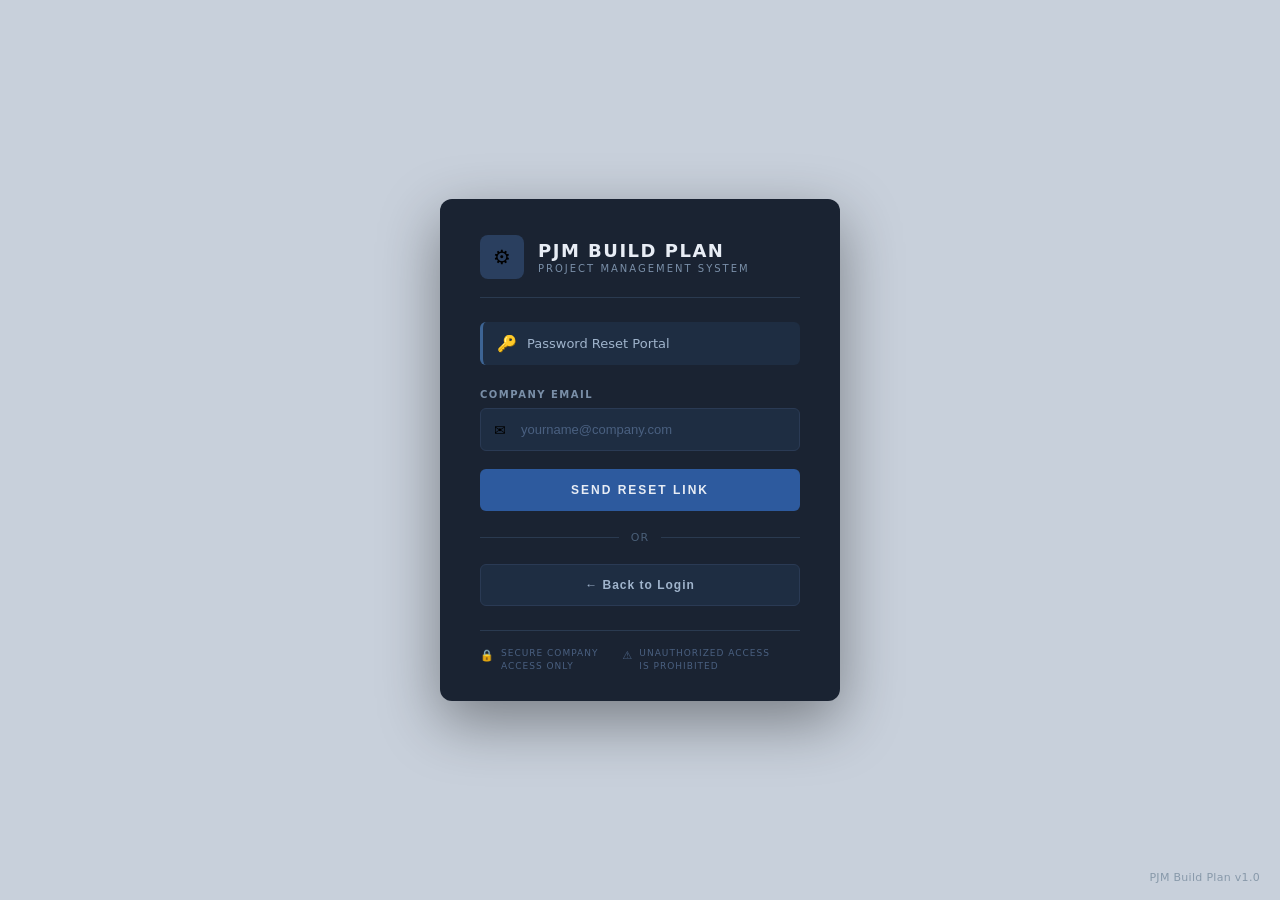
<file: Auto Scheduler BE DEV APT AIS IN/forgot-password.html>
<!DOCTYPE html>
<html lang="en">
<head>
    <meta charset="UTF-8">
    <meta name="viewport" content="width=device-width, initial-scale=1.0">
    <title>Forgot Password — PJM Build Plan</title>
    <script src="supabase.js"></script>
    <script src="supabase-config.js"></script>
    <style>
        * {
            margin     : 0;
            padding    : 0;
            box-sizing : border-box;
        }

        body {
            min-height       : 100vh;
            display          : flex;
            align-items      : center;
            justify-content  : center;
            background       : #c8d0db;
            font-family      : 'Segoe UI', system-ui, -apple-system, sans-serif;
            padding          : 20px;
        }

        /* ── version tag bottom right ── */
        .version-tag {
            position   : fixed;
            bottom     : 16px;
            right      : 20px;
            font-size  : 11px;
            color      : #8899aa;
            letter-spacing: .3px;
        }

        /* ── Card ── */
        .card {
            background    : #1a2332;
            border-radius : 12px;
            box-shadow    : 0 20px 60px rgba(0,0,0,.4);
            padding       : 36px 40px 28px;
            width         : 100%;
            max-width     : 400px;
        }

        /* ── Logo row ── */
        .logo-row {
            display     : flex;
            align-items : center;
            gap         : 14px;
            margin-bottom: 18px;
        }

        .logo-icon-box {
            width           : 44px;
            height          : 44px;
            background      : #2a3f5f;
            border-radius   : 8px;
            display         : flex;
            align-items     : center;
            justify-content : center;
            font-size       : 20px;
            flex-shrink     : 0;
        }

        .logo-text-wrap .logo-title {
            font-size      : 18px;
            font-weight    : 800;
            color          : #e8edf5;
            letter-spacing : 1.5px;
            text-transform : uppercase;
        }

        .logo-text-wrap .logo-sub {
            font-size      : 10px;
            color          : #7a8fa8;
            letter-spacing : 2px;
            text-transform : uppercase;
            margin-top     : 2px;
        }

        /* ── Divider ── */
        .divider {
            border     : none;
            border-top : 1px solid #2a3a50;
            margin     : 0 0 24px;
        }

        .divider-or {
            display         : flex;
            align-items     : center;
            gap             : 12px;
            margin          : 20px 0;
            color           : #4a5f78;
            font-size       : 11px;
            letter-spacing  : 1px;
            text-transform  : uppercase;
        }

        .divider-or::before,
        .divider-or::after {
            content    : '';
            flex       : 1;
            border-top : 1px solid #2a3a50;
        }

        /* ── Step panels ── */
        .step         { display: none; }
        .step.active  { display: block; }

        /* ── Info banner (like "Employee Portal") ── */
        .info-banner {
            display       : flex;
            align-items   : center;
            gap           : 10px;
            background    : #1e2d42;
            border-left   : 3px solid #3d6494;
            border-radius : 6px;
            padding       : 12px 14px;
            margin-bottom : 24px;
            font-size     : 13px;
            color         : #a0b4cc;
        }

        .info-banner .info-icon { font-size: 16px; }
/* ── Password criteria ───────────────────────────────────── */
.criteria-wrap {
    background    : #1a2840;
    border        : 1px solid #2a3a54;
    border-radius : 6px;
    padding       : 12px 14px;
    margin-top    : 8px;
    margin-bottom : 10px;
}

.criteria-title {
    font-size      : 10px;
    font-weight    : 700;
    color          : #7a8fa8;
    letter-spacing : 1px;
    text-transform : uppercase;
    margin-bottom  : 10px;
}

.criteria-list {
    display        : flex;
    flex-direction : column;
    gap            : 7px;
}

.criteria-item {
    display     : flex;
    align-items : center;
    gap         : 8px;
    font-size   : 12px;
    color       : #4a6080;
    transition  : color .2s;
}

.criteria-item.passed {
    color : #2ecc71;
}

.criteria-item.failed {
    color : #e74c3c;
}

.criteria-icon {
    width           : 16px;
    height          : 16px;
    border-radius   : 50%;
    display         : inline-flex;
    align-items     : center;
    justify-content : center;
    font-size       : 9px;
    font-weight     : 700;
    background      : #2a3a54;
    color           : #4a6080;
    flex-shrink     : 0;
    transition      : background .2s, color .2s;
}

.criteria-item.passed .criteria-icon {
    background : rgba(46,204,113,.2);
    color      : #2ecc71;
}

.criteria-item.failed .criteria-icon {
    background : rgba(231,76,60,.2);
    color      : #e74c3c;
}
        /* ── Field label ── */
        .field-label {
            display        : block;
            font-size      : 10px;
            font-weight    : 700;
            color          : #7a8fa8;
            letter-spacing : 1.5px;
            text-transform : uppercase;
            margin-bottom  : 8px;
        }

        /* ── Input wrapper ── */
        .input-wrap {
            position      : relative;
            margin-bottom : 18px;
        }

        .input-icon {
            position    : absolute;
            left        : 14px;
            top         : 50%;
            transform   : translateY(-50%);
            font-size   : 14px;
            pointer-events: none;
        }

        .field-input {
            width         : 100%;
            padding       : 13px 14px 13px 40px;
            background    : #1e2d42;
            border        : 1px solid #2a3a54;
            border-radius : 6px;
            font-size     : 13px;
            color         : #c8d8e8;
            outline       : none;
            transition    : border-color .2s, box-shadow .2s;
        }

        .field-input::placeholder { color: #4a6080; }

        .field-input:focus {
            border-color : #3d6494;
            box-shadow   : 0 0 0 3px rgba(61,100,148,.2);
        }

        .field-input.error {
            border-color : #c0392b;
            box-shadow   : 0 0 0 3px rgba(192,57,43,.15);
        }

        /* ── Field error text ── */
        .field-error {
            font-size  : 11px;
            color      : #e74c3c;
            margin-top : -12px;
            margin-bottom: 14px;
            display    : none;
        }
        .field-error.show { display: block; }

        /* ── Primary button ── */
        .btn-primary {
            width           : 100%;
            padding         : 14px;
            background      : #2d5a9e;
            color           : #e8edf5;
            border          : none;
            border-radius   : 6px;
            font-size       : 12px;
            font-weight     : 700;
            letter-spacing  : 2px;
            text-transform  : uppercase;
            cursor          : pointer;
            transition      : background .2s, transform .1s;
            display         : flex;
            align-items     : center;
            justify-content : center;
            gap             : 8px;
            margin-bottom   : 4px;
        }

        .btn-primary:hover:not(:disabled) {
            background : #3568b0;
        }

        .btn-primary:active:not(:disabled) {
            transform : scale(.99);
        }

        .btn-primary:disabled {
            opacity : .55;
            cursor  : not-allowed;
        }

        /* ── Ghost button ── */
        .btn-ghost {
            width           : 100%;
            padding         : 13px;
            background      : #1e2d42;
            color           : #a0b4cc;
            border          : 1px solid #2a3a54;
            border-radius   : 6px;
            font-size       : 12px;
            font-weight     : 600;
            letter-spacing  : 1px;
            cursor          : pointer;
            transition      : background .2s, border-color .2s;
            display         : flex;
            align-items     : center;
            justify-content : center;
            gap             : 8px;
        }

        .btn-ghost:hover {
            background   : #243347;
            border-color : #3d6494;
            color        : #c8d8e8;
        }

        /* ── Alert boxes ── */
        .alert {
            display       : none;
            align-items   : flex-start;
            gap           : 10px;
            padding       : 12px 14px;
            border-radius : 6px;
            font-size     : 12px;
            margin-bottom : 16px;
            line-height   : 1.5;
        }
        .alert.show    { display: flex; }
        .alert-icon    { font-size: 14px; flex-shrink: 0; margin-top: 1px; }

        .alert-error {
            background : rgba(192,57,43,.15);
            border     : 1px solid rgba(192,57,43,.3);
            color      : #e88;
        }

        .alert-success {
            background : rgba(39,174,96,.12);
            border     : 1px solid rgba(39,174,96,.3);
            color      : #7dcea0;
        }

        .alert-info {
            background : rgba(52,152,219,.12);
            border     : 1px solid rgba(52,152,219,.3);
            color      : #85c1e9;
        }

        /* ── Password wrap ── */
        .password-wrap {
            position : relative;
        }

        .password-wrap .field-input {
            padding-right : 44px;
        }

        .toggle-pw {
            position        : absolute;
            right           : 12px;
            top             : 50%;
            transform       : translateY(-50%);
            background      : none;
            border          : none;
            cursor          : pointer;
            font-size       : 14px;
            color           : #4a6080;
            padding         : 4px;
            transition      : color .2s;
        }

        .toggle-pw:hover { color: #a0b4cc; }

        /* ── Strength bar ── */
        .strength-wrap        { display: none; margin-top: 8px; }
        .strength-wrap.show   { display: block; }

        .strength-track {
            height        : 3px;
            background    : #2a3a54;
            border-radius : 99px;
            overflow      : hidden;
            margin-bottom : 4px;
        }

        .strength-fill {
            height        : 100%;
            border-radius : 99px;
            transition    : width .3s, background .3s;
            width         : 0%;
        }

        .strength-label {
            font-size : 10px;
            color     : #4a6080;
        }

        /* ── Success screen ── */
        .success-wrap {
            text-align    : center;
            padding       : 10px 0 20px;
        }

        .success-circle {
            width           : 64px;
            height          : 64px;
            background      : rgba(39,174,96,.15);
            border          : 2px solid rgba(39,174,96,.4);
            border-radius   : 50%;
            display         : inline-flex;
            align-items     : center;
            justify-content : center;
            font-size       : 28px;
            margin-bottom   : 16px;
        }

        .success-title {
            font-size      : 16px;
            font-weight    : 700;
            color          : #e8edf5;
            letter-spacing : .5px;
            margin-bottom  : 8px;
        }

        .success-desc {
            font-size   : 12px;
            color       : #7a8fa8;
            line-height : 1.6;
            margin-bottom: 24px;
        }

        /* ── Resend ── */
        .resend-wrap {
            text-align  : center;
            font-size   : 12px;
            color       : #4a6080;
            margin-top  : 14px;
        }

        .resend-btn {
            background  : none;
            border      : none;
            color       : #3d8ef0;
            font-size   : 12px;
            font-weight : 600;
            cursor      : pointer;
            padding     : 0;
            display     : none;
        }
        .resend-btn.show  { display: inline; }
        #resend-timer.hide { display: none; }

        /* ── Footer security badges ── */
        .card-footer {
            border-top  : 1px solid #2a3a50;
            margin-top  : 24px;
            padding-top : 16px;
            display     : flex;
            gap         : 24px;
        }

        .footer-badge {
            display     : flex;
            align-items : flex-start;
            gap         : 6px;
            font-size   : 9px;
            color       : #4a6080;
            letter-spacing: 1px;
            text-transform: uppercase;
            line-height : 1.4;
        }

        .footer-badge-icon { font-size: 11px; margin-top: 1px; }

        /* ── Spinner ── */
        .spinner {
            width         : 14px;
            height        : 14px;
            border        : 2px solid rgba(255,255,255,.3);
            border-top    : 2px solid #fff;
            border-radius : 50%;
            animation     : spin .7s linear infinite;
            display       : none;
        }
        .spinner.show { display: block; }

        @keyframes spin { to { transform: rotate(360deg); } }

        /* ── Step title inside card ── */
        .step-heading {
            font-size      : 11px;
            font-weight    : 700;
            color          : #7a8fa8;
            letter-spacing : 1.5px;
            text-transform : uppercase;
            margin-bottom  : 20px;
        }
    </style>
</head>
<body>

<div class="card">

    <!-- ── Logo ── -->
    <div class="logo-row">
        <div class="logo-icon-box">⚙️</div>
        <div class="logo-text-wrap">
            <div class="logo-title">PJM Build Plan</div>
            <div class="logo-sub">Project Management System</div>
        </div>
    </div>

    <hr class="divider">

    <!-- ═══════════════════════════════════════ -->
    <!-- STEP 1 — Enter Email                   -->
    <!-- ═══════════════════════════════════════ -->
    <div class="step active" id="step-1">

        <!-- Info banner -->
        <div class="info-banner">
            <span class="info-icon">🔑</span>
            <span>Password Reset Portal</span>
        </div>

        <!-- Alerts -->
        <div class="alert alert-error" id="s1-error">
            <span class="alert-icon">⚠️</span>
            <span id="s1-error-msg"></span>
        </div>

        <!-- Email field -->
        <label class="field-label">Company Email</label>
        <div class="input-wrap">
            <span class="input-icon">✉️</span>
            <input type="email"
                   class="field-input"
                   id="inp-email"
                   placeholder="yourname@company.com"
                   autocomplete="email">
        </div>
        <div class="field-error" id="err-email"></div>

        <!-- Submit -->
        <button class="btn-primary"
                id="btn-send"
                onclick="sendResetEmail()">
            <div class="spinner" id="spin-send"></div>
            <span id="btn-send-label">Send Reset Link</span>
        </button>

        <div class="divider-or">or</div>

        <button class="btn-ghost" onclick="goToLogin()">
            ← Back to Login
        </button>

    </div>

    <!-- ═══════════════════════════════════════ -->
    <!-- STEP 2 — Email Sent                    -->
    <!-- ═══════════════════════════════════════ -->
    <div class="step" id="step-2">

        <div class="success-wrap">
            <div class="success-circle">📧</div>
            <div class="success-title">Check Your Email</div>
            <div class="success-desc">
                We sent a password reset link to<br>
                <span id="sent-to-email"
                      style="color:#3d8ef0; font-weight:600;">
                </span>
                <br><br>
                Click the link in the email to reset your password.
                The link expires in <strong
                    style="color:#a0b4cc;">1 hour</strong>.
            </div>
        </div>

        <div class="alert alert-info show">
            <span class="alert-icon">ℹ️</span>
            <span>
                Don't see it? Check your
                <strong>spam</strong> or <strong>junk</strong> folder.
            </span>
        </div>

        <div class="resend-wrap">
            <span id="resend-timer">
                Resend in
                <strong id="resend-countdown"
                        style="color:#a0b4cc;">60</strong>s
            </span>
            <button class="resend-btn"
                    id="resend-btn"
                    onclick="resendEmail()">
                Resend Email
            </button>
        </div>

        <div class="divider-or" style="margin-top:20px;"></div>

        <button class="btn-ghost" onclick="goToLogin()">
            ← Back to Login
        </button>

    </div>

<!-- STEP 3 — Set New Password -->
<div class="step" id="step-3">

    <div class="info-banner">
        <span class="info-icon">🔒</span>
        <span>Set New Password</span>
    </div>

    <div class="alert alert-error" id="s3-error">
        <span class="alert-icon">⚠️</span>
        <span id="s3-error-msg"></span>
    </div>

    <!-- New password -->
    <label class="field-label">New Password</label>
    <div class="input-wrap password-wrap">
        <span class="input-icon">🔒</span>
        <input type="password"
               class="field-input"
               id="inp-new-pw"
               placeholder="Min 8 characters"
               oninput="checkStrength(this.value)"
               autocomplete="new-password">
        <button class="toggle-pw"
                type="button"
                onclick="togglePw('inp-new-pw', this)">
            👁️
        </button>
    </div>
    <div class="strength-wrap" id="strength-wrap">
        <div class="strength-track">
            <div class="strength-fill" id="strength-fill"></div>
        </div>
        <div class="strength-label" id="strength-label"></div>
    </div>
    <div class="field-error" id="err-new-pw"></div>
    
    <!-- Password criteria checklist -->
<div class="criteria-wrap" id="criteria-wrap">
    <div class="criteria-title">Password must contain:</div>
    <div class="criteria-list">
        <div class="criteria-item" id="c-length">
            <span class="criteria-icon">✕</span>
            <span>At least 8 characters</span>
        </div>
        <div class="criteria-item" id="c-upper">
            <span class="criteria-icon">✕</span>
            <span>At least one uppercase letter (A–Z)</span>
        </div>
        <div class="criteria-item" id="c-lower">
            <span class="criteria-icon">✕</span>
            <span>At least one lowercase letter (a–z)</span>
        </div>
        <div class="criteria-item" id="c-number">
            <span class="criteria-icon">✕</span>
            <span>At least one number (0–9)</span>
        </div>
        <div class="criteria-item" id="c-special">
            <span class="criteria-icon">✕</span>
            <span>At least one special character (!@#$%^&*)</span>
        </div>
    </div>
</div>

    <!-- Confirm password -->
    <label class="field-label" style="margin-top:10px;">
        Confirm Password
    </label>
    <div class="input-wrap password-wrap">
        <span class="input-icon">🔒</span>
        <input type="password"
               class="field-input"
               id="inp-confirm-pw"
               placeholder="Re-enter new password"
               autocomplete="new-password">
        <button class="toggle-pw"
                type="button"
                onclick="togglePw('inp-confirm-pw', this)">
            👁️
        </button>
    </div>
    <div class="field-error" id="err-confirm-pw"></div>

    <button class="btn-primary"
            id="btn-update"
            onclick="updatePassword()">
        <div class="spinner" id="spin-update"></div>
        <span id="btn-update-label">Update Password</span>
    </button>

    <!-- ✅ NEW — fallback if session expired -->
    <button class="btn-ghost"
            style="margin-top:10px;"
            onclick="showStep(1)">
        ← Request New Reset Link
    </button>

</div>
    <!-- ═══════════════════════════════════════ -->
    <!-- STEP 4 — Done                          -->
    <!-- ═══════════════════════════════════════ -->
    <div class="step" id="step-4">

        <div class="success-wrap">
            <div class="success-circle">✅</div>
            <div class="success-title">Password Updated!</div>
            <div class="success-desc">
                Your password has been successfully reset.<br>
                You can now log in with your new password.
            </div>
        </div>

        <button class="btn-primary" onclick="goToLogin()">
            → Go to Login
        </button>

    </div>

    <!-- ── Footer ── -->
    <div class="card-footer">
        <div class="footer-badge">
            <span class="footer-badge-icon">🔒</span>
            <span>Secure Company<br>Access Only</span>
        </div>
        <div class="footer-badge">
            <span class="footer-badge-icon">⚠️</span>
            <span>Unauthorized Access<br>Is Prohibited</span>
        </div>
    </div>

</div><!-- /card -->

<div class="version-tag">PJM Build Plan v1.0</div>

<script>
"use strict";

let lastEmail      = "";
let resendInterval = null;

// ── On load: detect recovery link ────────────────────────────
window.addEventListener("load", async function () {
    await waitForDb();
    const hash   = window.location.hash;
    const params = new URLSearchParams(hash.replace("#", "?"));
    const type   = params.get("type");
    const token  = params.get("access_token");
    if (type === "recovery" && token) {
        showStep(3);
        try {
            await window.db.auth.setSession({
                access_token : token,
                refresh_token: params.get("refresh_token") || ""
            });
        } catch (e) {
            console.warn("setSession:", e.message);
        }
    }
});

// ── Wait for window.db ────────────────────────────────────────
function waitForDb() {
    return new Promise(function (resolve) {
        if (window.db && typeof window.db.from === "function") {
            resolve(); return;
        }
        const t = setInterval(function () {
            if (window.db && typeof window.db.from === "function") {
                clearInterval(t); resolve();
            }
        }, 100);
    });
}

function showStep(n) {
    document.querySelectorAll(".step")
        .forEach(el => el.classList.remove("active"));
    document.getElementById("step-" + n)?.classList.add("active");
}

function goToLogin() {
    window.location.href = "login.html";
}

// ── Cooldown state (add at top of your script) ────────────────
let resetCooldown     = false;
let cooldownInterval  = null;
let cooldownSeconds   = 60;

// ── STEP 1: Send reset email ──────────────────────────────────
async function sendResetEmail() {
    const emailEl = document.getElementById("inp-email");
    const email   = (emailEl?.value || "").trim().toLowerCase();

    hideAlert("s1-error");
    hideAlert("s1-success");
    clearErr("inp-email", "err-email");

    // ── Block if cooldown active ───────────────────────────
    if (resetCooldown) {
        showAlert("s1-error", "s1-error-msg",
            `⏱️ Please wait ${cooldownSeconds}s before requesting another reset email.`
        );
        return;
    }

    // ── Validate ───────────────────────────────────────────
    if (!email) {
        showErr("inp-email", "err-email",
            "Please enter your email address.");
        return;
    }
    if (!/^[^\s@]+@[^\s@]+\.[^\s@]+$/.test(email)) {
        showErr("inp-email", "err-email",
            "Please enter a valid email address.");
        return;
    }

    setLoading("btn-send", "spin-send", "btn-send-label", true);

    try {
        const { error } = await window.db.auth.resetPasswordForEmail(
            email,
            { redirectTo: window.location.origin + "/forgot-password.html" }
        );

        if (error) throw error;

        lastEmail = email;
        document.getElementById("sent-to-email").textContent = email;
        showStep(2);
        startResendTimer();
        startCooldown(); // ← start cooldown after success

    } catch (err) {
        console.error("sendResetEmail:", err.message);

        // ── Friendly error messages ────────────────────────
        let msg = "Failed to send reset email. Please try again.";

        if (err.message.toLowerCase().includes("rate limit") ||
            err.message.toLowerCase().includes("too many") ||
            err.message.toLowerCase().includes("429")) {
            msg = "⏱️ Too many requests. Please wait a few minutes before trying again.";
            startCooldown(120); // 2 min cooldown on rate limit
        } else if (err.message.toLowerCase().includes("not found") ||
                   err.message.toLowerCase().includes("user")) {
            msg = "No account found with that email address.";
        } else if (err.message.toLowerCase().includes("network") ||
                   err.message.toLowerCase().includes("fetch")) {
            msg = "Network error. Please check your connection and try again.";
        }

        showAlert("s1-error", "s1-error-msg", msg);

    } finally {
        setLoading("btn-send", "spin-send", "btn-send-label",
            false, "Send Reset Link");
    }
}

// ── Cooldown logic ────────────────────────────────────────────
function startCooldown(seconds) {
    // Default 60s, rate limit = 120s
    cooldownSeconds = seconds || 60;
    resetCooldown   = true;

    const btn       = document.getElementById("btn-send");
    const label     = document.getElementById("btn-send-label");

    clearInterval(cooldownInterval);

    cooldownInterval = setInterval(function () {
        cooldownSeconds--;

        // Update button label with countdown
        if (label) {
            label.textContent = `Wait ${cooldownSeconds}s…`;
        }
        if (btn) {
            btn.disabled = true;
            btn.style.opacity = "0.55";
        }

        if (cooldownSeconds <= 0) {
            clearInterval(cooldownInterval);
            resetCooldown = false;

            // Re-enable button
            if (label) label.textContent = "Send Reset Link";
            if (btn) {
                btn.disabled      = false;
                btn.style.opacity = "1";
            }
            hideAlert("s1-error");
        }
    }, 1000);
}

// ── Resend timer ──────────────────────────────────────────────
function startResendTimer() {
    let secs      = 60;
    const timerEl = document.getElementById("resend-timer");
    const countEl = document.getElementById("resend-countdown");
    const btnEl   = document.getElementById("resend-btn");

    timerEl?.classList.remove("hide");
    btnEl?.classList.remove("show");

    clearInterval(resendInterval);
    resendInterval = setInterval(function () {
        secs--;
        if (countEl) countEl.textContent = secs;
        if (secs <= 0) {
            clearInterval(resendInterval);
            timerEl?.classList.add("hide");
            btnEl?.classList.add("show");
        }
    }, 1000);
}

async function resendEmail() {
    if (!lastEmail) return;

    // ── Block if cooldown active ───────────────────────────
    if (resetCooldown) {
        const box = document.getElementById("resend-wrap");
        if (box) {
            const notice = document.createElement("div");
            notice.style.cssText = `
                color      : #e88;
                font-size  : 11px;
                margin-top : 6px;
            `;
            notice.textContent =
                `⏱️ Please wait ${cooldownSeconds}s before resending.`;
            box.appendChild(notice);
            setTimeout(() => notice.remove(), 3000);
        }
        return;
    }

    const btn = document.getElementById("resend-btn");
    if (btn) {
        btn.disabled    = true;
        btn.textContent = "Sending…";
    }

    try {
        const { error } = await window.db.auth.resetPasswordForEmail(
            lastEmail,
            { redirectTo: window.location.origin + "/forgot-password.html" }
        );

        if (error) throw error;

        startResendTimer();
        startCooldown(60);

    } catch (err) {
        console.error("resendEmail:", err.message);

        // Show rate limit message on step 2
        if (err.message.toLowerCase().includes("rate limit") ||
            err.message.toLowerCase().includes("too many") ||
            err.message.toLowerCase().includes("429")) {

            startCooldown(120);

            const wrap = document.getElementById("resend-wrap");
            if (wrap) {
                wrap.innerHTML = `
                    <span style="color:#e88; font-size:12px;">
                        ⏱️ Too many requests — please wait
                        <strong id="resend-rate-count"
                                style="color:#ffaa88;">
                            120
                        </strong>s before trying again.
                    </span>
                `;
                // Update the countdown inside this message too
                const rateCount = document.getElementById("resend-rate-count");
                const rateTimer = setInterval(function () {
                    if (!rateCount) { clearInterval(rateTimer); return; }
                    const n = parseInt(rateCount.textContent) - 1;
                    if (n <= 0) {
                        clearInterval(rateTimer);
                        wrap.innerHTML = `
                            <button class="resend-btn show"
                                    id="resend-btn"
                                    onclick="resendEmail()">
                                Resend Email
                            </button>
                        `;
                    } else {
                        rateCount.textContent = n;
                    }
                }, 1000);
            }
        }
    } finally {
        const btn2 = document.getElementById("resend-btn");
        if (btn2) {
            btn2.disabled    = false;
            btn2.textContent = "Resend Email";
        }
    }
}
// ── STEP 3: Update password ───────────────────────────────────
async function updatePassword() {
    const newPw  = document.getElementById("inp-new-pw")?.value     || "";
    const confPw = document.getElementById("inp-confirm-pw")?.value || "";

    hideAlert("s3-error");
    clearErr("inp-new-pw",     "err-new-pw");
    clearErr("inp-confirm-pw", "err-confirm-pw");

    // ── Validate ───────────────────────────────────────────
    if (!newPw) {
        showErr("inp-new-pw", "err-new-pw",
            "Please enter a new password.");
        return;
    }
    if (newPw.length < 8) {
        showErr("inp-new-pw", "err-new-pw",
            "Password must be at least 8 characters.");
        return;
    }
    if (newPw !== confPw) {
        showErr("inp-confirm-pw", "err-confirm-pw",
            "Passwords do not match.");
        return;
    }

    // ── All criteria check ─────────────────────────────────
    const hasUpper   = /[A-Z]/.test(newPw);
    const hasLower   = /[a-z]/.test(newPw);
    const hasNumber  = /[0-9]/.test(newPw);
    const hasSpecial = /[^A-Za-z0-9]/.test(newPw);

    if (!hasUpper || !hasLower || !hasNumber || !hasSpecial) {
        showErr("inp-new-pw", "err-new-pw",
            "Password must meet all criteria listed below.");
        checkStrength(newPw);
        return;
    }

    if (newPw !== confPw) {
        showErr("inp-confirm-pw", "err-confirm-pw",
            "Passwords do not match.");
        return;
    }

    setLoading("btn-update", "spin-update", "btn-update-label", true);

    try {
        // ── STEP 1: Check session exists ───────────────────
        const { data: sessionData } = await window.db.auth.getSession();
        console.log("🔍 Session:", sessionData?.session ? "active" : "missing");

        if (!sessionData?.session) {
            const hash    = window.location.hash;
            const params  = new URLSearchParams(hash.replace("#", "?"));
            const token   = params.get("access_token");
            const refresh = params.get("refresh_token");

            if (!token) {
                throw new Error("Session expired. Please request a new reset link.");
            }

            const { error: sessErr } = await window.db.auth.setSession({
                access_token : token,
                refresh_token: refresh || ""
            });
            if (sessErr) throw new Error("Session expired. Please request a new reset link.");
        }

        // ── STEP 2: Get current user ───────────────────────
        const { data: userData, error: userErr } =
            await window.db.auth.getUser();

        console.log("🔍 Current user:", userData?.user?.id, userData?.user?.email);

        if (userErr || !userData?.user) {
            throw new Error("Could not get user. Please request a new reset link.");
        }

        const userId    = userData.user.id;
        const userEmail = userData.user.email;

        // ── STEP 3: Update Supabase AUTH password ──────────
        const { error: authError } = await window.db.auth.updateUser({
            password: newPw
        });

        console.log("🔍 Auth update:", authError ? authError.message : "✅ success");

        if (authError) throw authError;

        // ── STEP 4: Update your USERS TABLE ───────────────
        // ✅ This is what actually updates your database
        const { error: dbError } = await window.db
            .from("users")                          // 🔁 change to your actual table name
            .update({
                password        : newPw,            // 🔁 change to your actual column name
                updated_at      : new Date().toISOString()
            })
            .eq("id", userId);                      // match by user id

        console.log("🔍 DB update:", dbError ? dbError.message : "✅ success");

        if (dbError) {
            // Auth updated but DB failed — still show warning
            console.error("DB update failed:", dbError.message);
            showAlert("s3-error", "s3-error-msg",
                "Auth password updated but failed to sync to database: "
                + dbError.message
            );
            // Don't return — still go to success since auth is updated
        }

        // ── STEP 5: Sign out and go to success ────────────
        await window.db.auth.signOut();
        sessionStorage.removeItem("pjm_user");
        showStep(4);

    } catch (err) {
        console.error("updatePassword:", err.message);

        let msg = "Failed to update password. Please try again.";

        if (err.message.includes("expired") ||
            err.message.includes("Session")) {
            msg = "⏱️ Reset link expired. Please request a new one.";
        } else if (err.message.includes("same password") ||
                   err.message.includes("different")) {
            msg = "New password must be different from your current one.";
        } else if (err.message.includes("weak")) {
            msg = "Password too weak. Use at least 8 characters with numbers.";
        }

        showAlert("s3-error", "s3-error-msg", msg);

    } finally {
        setLoading("btn-update", "spin-update", "btn-update-label",
            false, "Update Password");
    }
}
// ── Password strength ─────────────────────────────────────────
function checkStrength(value) {
    const wrap  = document.getElementById("strength-wrap");
    const fill  = document.getElementById("strength-fill");
    const label = document.getElementById("strength-label");

    // ── Criteria checks ────────────────────────────────────
    const criteria = {
        "c-length" : value.length >= 8,
        "c-upper"  : /[A-Z]/.test(value),
        "c-lower"  : /[a-z]/.test(value),
        "c-number" : /[0-9]/.test(value),
        "c-special": /[^A-Za-z0-9]/.test(value),
    };

    // ── Update each criteria item ──────────────────────────
    Object.entries(criteria).forEach(function([id, passed]) {
        const item = document.getElementById(id);
        const icon = item?.querySelector(".criteria-icon");
        if (!item || !icon) return;

        if (value.length === 0) {
            // Reset to neutral when input is empty
            item.classList.remove("passed", "failed");
            icon.textContent = "✕";
            return;
        }

        if (passed) {
            item.classList.add("passed");
            item.classList.remove("failed");
            icon.textContent = "✓";
        } else {
            item.classList.add("failed");
            item.classList.remove("passed");
            icon.textContent = "✕";
        }
    });

    // ── Strength bar ───────────────────────────────────────
    if (!wrap || !fill || !label) return;

    if (!value) {
        wrap.classList.remove("show");
        return;
    }
    wrap.classList.add("show");

    // Score based on criteria passed
    const score = Object.values(criteria).filter(Boolean).length;

    const levels = [
        { pct:"20%",  color:"#e74c3c", text:"Very Weak"   },
        { pct:"40%",  color:"#e67e22", text:"Weak"        },
        { pct:"60%",  color:"#f1c40f", text:"Fair"        },
        { pct:"80%",  color:"#2ecc71", text:"Strong"      },
        { pct:"100%", color:"#27ae60", text:"Very Strong" },
    ];

    const lvl             = levels[Math.min(score - 1, 4)];
    fill.style.width      = score === 0 ? "0%" : lvl.pct;
    fill.style.background = score === 0 ? "#2a3a54" : lvl.color;
    label.textContent     = score === 0 ? "" : lvl.text;
    label.style.color     = score === 0 ? "" : lvl.color;
}

// ── Toggle password visibility ────────────────────────────────
function togglePw(inputId, btn) {
    const inp = document.getElementById(inputId);
    if (!inp) return;
    const hidden    = inp.type === "password";
    inp.type        = hidden ? "text" : "password";
    btn.textContent = hidden ? "🙈" : "👁️";
}

// ── UI helpers ────────────────────────────────────────────────
function showAlert(boxId, msgId, msg) {
    const box = document.getElementById(boxId);
    const txt = document.getElementById(msgId);
    if (txt) txt.textContent = msg;
    if (box) box.classList.add("show");
}
function hideAlert(boxId) {
    document.getElementById(boxId)?.classList.remove("show");
}
function showErr(inputId, errId, msg) {
    document.getElementById(inputId)?.classList.add("error");
    const e = document.getElementById(errId);
    if (e) { e.textContent = msg; e.classList.add("show"); }
}
function clearErr(inputId, errId) {
    document.getElementById(inputId)?.classList.remove("error");
    const e = document.getElementById(errId);
    if (e) { e.textContent = ""; e.classList.remove("show"); }
}
function setLoading(btnId, spinId, labelId, loading, labelText) {
    const btn   = document.getElementById(btnId);
    const spin  = document.getElementById(spinId);
    const label = document.getElementById(labelId);
    if (btn)   btn.disabled = loading;
    if (spin)  spin.classList.toggle("show", loading);
    if (label) label.textContent = loading ? "Please wait…" : (labelText || "");
}

// ── Enter key ─────────────────────────────────────────────────
document.addEventListener("keydown", function (e) {
    if (e.key !== "Enter") return;
    if (document.getElementById("step-1")?.classList.contains("active")) {
        sendResetEmail();
    }
    if (document.getElementById("step-3")?.classList.contains("active")) {
        updatePassword();
    }
});
</script>
</body>
</html>
</file>
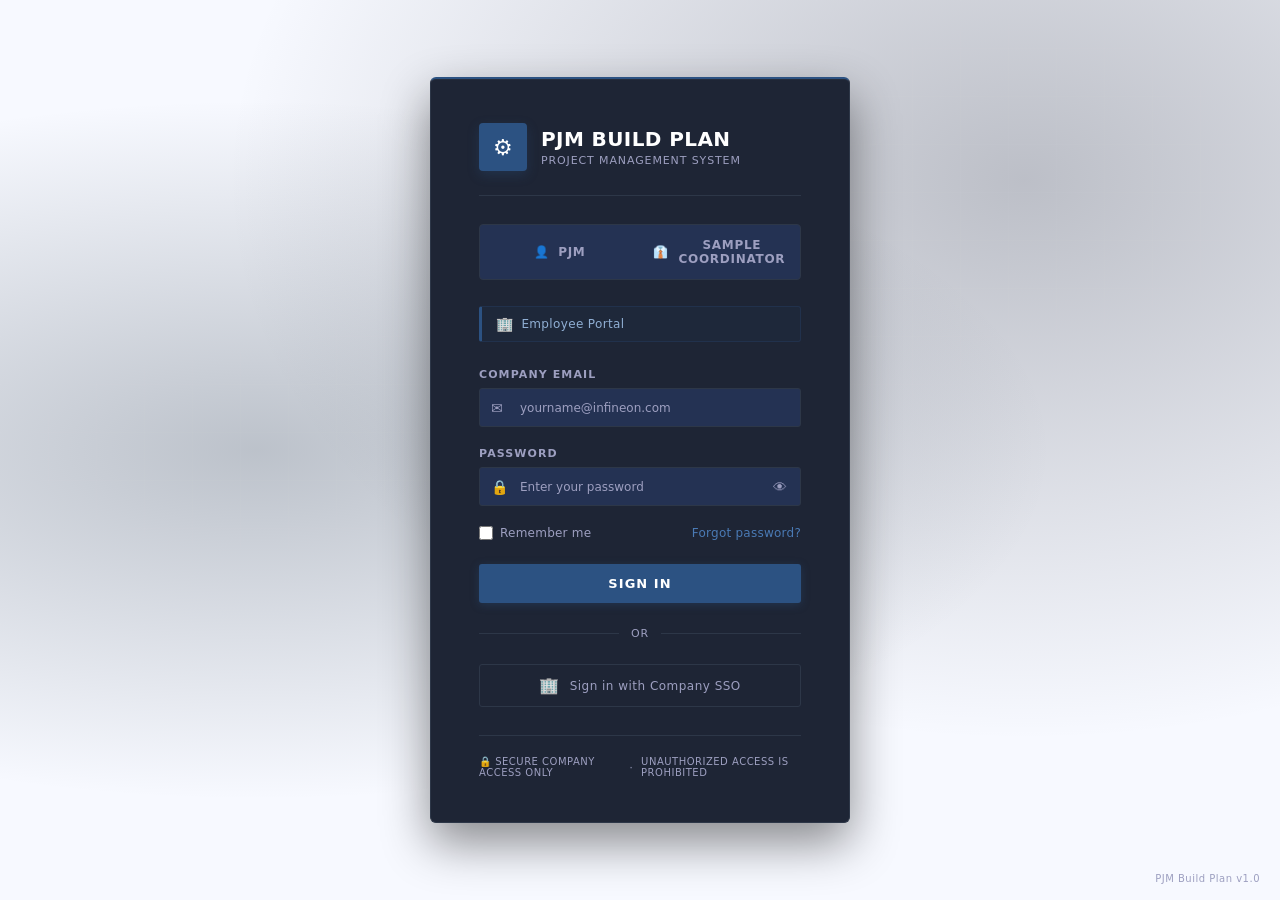
<file: Auto Scheduler BE DEV APT AIS IN/login.html>
<!DOCTYPE html>
<html lang="en">
<head>
    <meta charset="UTF-8">
    <meta name="viewport" content="width=device-width, initial-scale=1.0">
    <title>PJM Build Plan — Login</title>
    <link rel="stylesheet" href="login-style.css">
</head>
<body>
    <div class="login-bg">
        <div class="login-card">
            <!-- Logo -->
            <div class="login-logo">
                <div class="login-logo-icon">&#9881;</div>
                <div class="login-logo-text">
                    <div class="login-title">PJM Build Plan</div>
                    <div class="login-subtitle">Project Management System</div>
                </div>
            </div>
            <!-- Role Selector -->
            <div class="role-selector">
                <button class="role-btn active" data-role="pjm">
                    <span>👤</span>
                    <span>PJM</span>
                </button>
                <button class="role-btn" data-role="sample coordinator">
                    <span>👔</span>
                    <span>Sample Coordinator</span>
                </button>
            </div>
            <!-- Company Badge -->
            <div class="company-badge">
                <span class="company-icon">&#127970;</span>
                <span class="company-name">Employee Portal</span>
            </div>
            <!-- Alert Box -->
            <div class="alert-box hidden" id="alert-box">
                <span class="alert-icon" id="alert-icon"></span>
                <span id="alert-message"></span>
            </div>
            <!-- Login Form -->
            <form id="login-form" novalidate>
                <div class="input-group">
                    <label class="input-label">Company Email</label>
                    <div class="input-wrapper">
                        <span class="input-icon">&#9993;</span>
                        <input
                            type="email"
                            id="login-email"
                            class="login-input"
                            placeholder="yourname@infineon.com"
                            autocomplete="email"
                            required>
                    </div>
                    <div class="field-error hidden" id="err-email"></div>
                </div>
                <div class="input-group">
                    <label class="input-label">Password</label>
                    <div class="input-wrapper">
                        <span class="input-icon">&#128274;</span>
                        <input
                            type="password"
                            id="login-password"
                            class="login-input"
                            placeholder="Enter your password"
                            autocomplete="current-password"
                            required>
                        <button
                            type="button"
                            class="toggle-password"
                            id="toggle-pw-btn"
                            title="Show/hide password">
                            &#128065;
                        </button>
                    </div>
                    <div class="field-error hidden" id="err-password"></div>
                </div>
                <div class="login-options">
                    <label class="remember-label">
                        <input type="checkbox" id="remember-me">
                        <span>Remember me</span>
                    </label>
                    <button type="button" class="forgot-link" id="forgot-link-btn">
                        Forgot password?
                    </button>
                </div>
                <button type="submit" class="login-btn" id="login-btn">
                    <span id="login-btn-text" class="btn-text">Sign In</span>
                    <span id="login-btn-spinner" class="spinner hidden"></span>
                </button>
            </form>
            <!-- Divider -->
            <div class="divider"><span>or</span></div>
            <!-- SSO Button -->
            <button class="sso-btn" id="sso-btn">
                <span class="sso-icon">&#127970;</span>
                Sign in with Company SSO
            </button>
            <!-- Footer -->
            <div class="login-footer">
                <span>&#128274; Secure Company Access Only</span>
                <span>&#183;</span>
                <span>Unauthorized access is prohibited</span>
            </div>
        </div>
        <div class="version-tag">PJM Build Plan v1.0</div>
    </div>
    <!-- Forgot Password Modal -->
    <div class="modal-overlay hidden" id="forgot-modal">
        <div class="forgot-card">
            <div class="forgot-header">
                <div class="forgot-title">&#128274; Reset Password</div>
                <button class="modal-close" id="modal-close-btn">&#10005;</button>
            </div>
            <p class="forgot-desc">
                Enter your company email address and we'll send
                you a password reset link.
            </p>
            <div class="input-group">
                <label class="input-label">Company Email</label>
                <div class="input-wrapper">
                    <span class="input-icon">&#9993;</span>
                    <input
                        type="email"
                        id="forgot-email"
                        class="login-input"
                        placeholder="yourname@infineon.com">
                </div>
                <div class="field-error hidden" id="err-forgot-email"></div>
            </div>
            <div class="forgot-buttons">
                <button class="btn-cancel" id="btn-cancel">Cancel</button>
                <button class="btn-send" id="btn-send">&#128140; Send Reset Link</button>
            </div>
        </div>
    </div>
        <!-- ======================================================
         SCRIPTS — must be in this exact order
         ====================================================== -->

    <!-- 1. Supabase library — always first -->
    <script src="supabase.js"></script>

    <!-- TEMP DIAGNOSIS SCRIPT — remove after fix -->
    <script>
        console.log("=== DIAGNOSIS ===");
        console.log("1. supabase.js loaded?", typeof window.supabase);
        console.log("2. createClient exists?", typeof window.supabase?.createClient);
    </script>

    <!-- 2. Creates window.db -->
    <script src="supabase-config.js"></script>

    <!-- TEMP DIAGNOSIS SCRIPT 2 — remove after fix -->
    <script>
        console.log("3. window.db after config?", typeof window.db, window.db);
        console.log("4. window.db.from?", typeof window.db?.from);
    </script>

    <!-- 3. Login logic — must be last -->
    <script src="auth.js"></script>

</body>
</html>
</file>
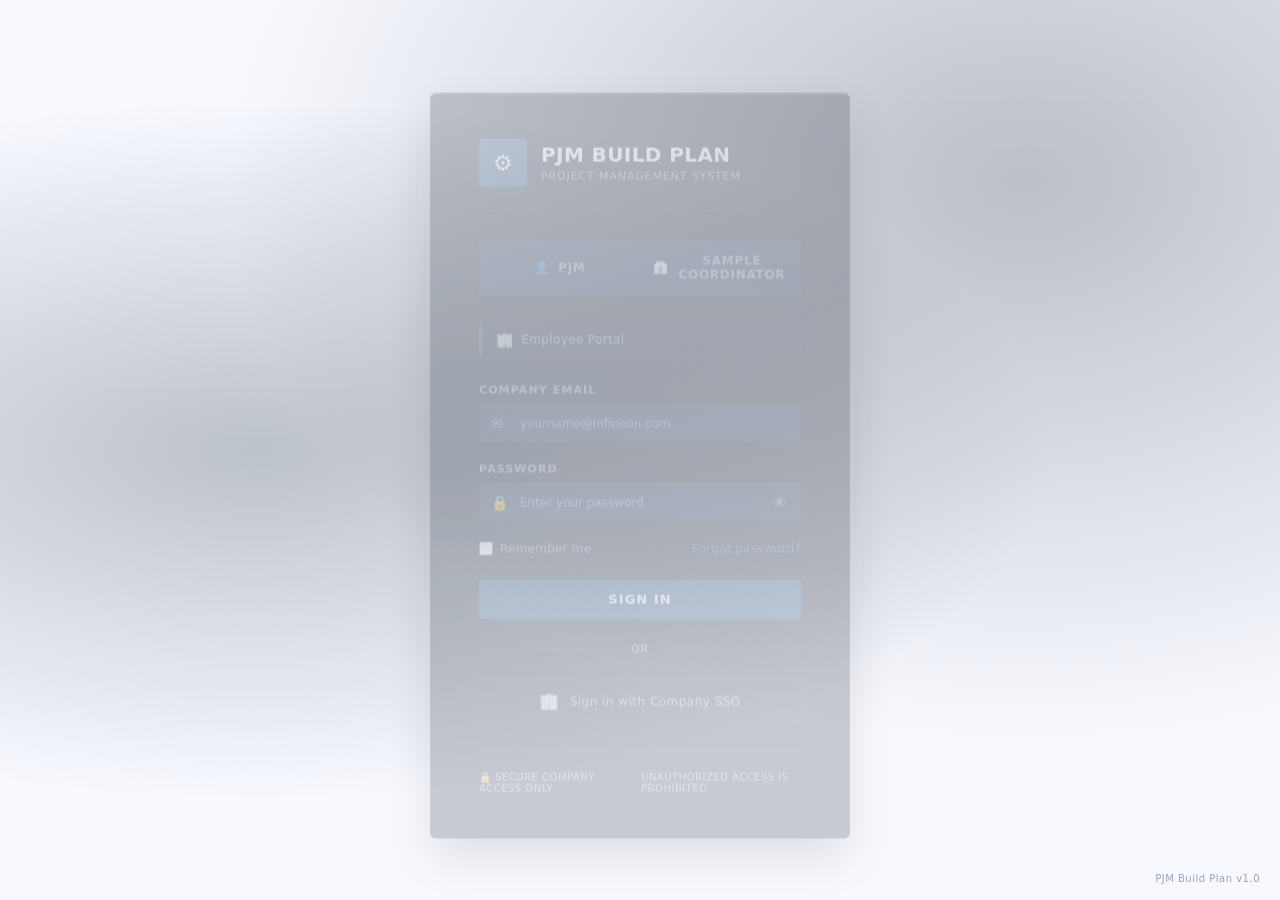
<file: Auto Scheduler BE DEV APT AIS IN/register.html>
<!DOCTYPE html>
<html lang="en">
<head>
    <meta charset="UTF-8">
    <meta name="viewport" content="width=device-width, initial-scale=1.0">
    <title>Register New User — PJM Build Plan</title>
    <script src="supabase.js"></script>
    <script src="supabase-config.js"></script>
    <style>
        * {
            margin     : 0;
            padding    : 0;
            box-sizing : border-box;
        }

        body {
            min-height      : 100vh;
            display         : flex;
            align-items     : center;
            justify-content : center;
            background      : #c8d0db;
            font-family     : 'Segoe UI', system-ui, -apple-system, sans-serif;
            padding         : 20px;
        }

        .version-tag {
            position       : fixed;
            bottom         : 16px;
            right          : 20px;
            font-size      : 11px;
            color          : #8899aa;
            letter-spacing : .3px;
        }

        /* ── Card ── */
        .card {
            background    : #1a2332;
            border-radius : 12px;
            box-shadow    : 0 20px 60px rgba(0,0,0,.4);
            padding       : 36px 40px 28px;
            width         : 100%;
            max-width     : 480px;
        }

        /* ── Logo row ── */
        .logo-row {
            display      : flex;
            align-items  : center;
            gap          : 14px;
            margin-bottom: 6px;
        }

        .logo-icon-box {
            width           : 44px;
            height          : 44px;
            background      : #2a3f5f;
            border-radius   : 8px;
            display         : flex;
            align-items     : center;
            justify-content : center;
            font-size       : 20px;
            flex-shrink     : 0;
        }

        .logo-title {
            font-size      : 18px;
            font-weight    : 800;
            color          : #e8edf5;
            letter-spacing : 1.5px;
            text-transform : uppercase;
        }

        .logo-sub {
            font-size      : 10px;
            color          : #7a8fa8;
            letter-spacing : 2px;
            text-transform : uppercase;
            margin-top     : 2px;
        }

        /* ── Divider ── */
        .divider {
            border     : none;
            border-top : 1px solid #2a3a50;
            margin     : 18px 0 24px;
        }

        /* ── Info banner ── */
        .info-banner {
            display       : flex;
            align-items   : center;
            gap           : 10px;
            background    : #1e2d42;
            border-left   : 3px solid #3d6494;
            border-radius : 6px;
            padding       : 12px 14px;
            margin-bottom : 24px;
            font-size     : 13px;
            color         : #a0b4cc;
        }

        /* ── Section label ── */
        .section-label {
            font-size      : 10px;
            font-weight    : 700;
            color          : #3d8ef0;
            letter-spacing : 1.5px;
            text-transform : uppercase;
            margin-bottom  : 14px;
            display        : flex;
            align-items    : center;
            gap            : 8px;
        }

        .section-label::after {
            content    : '';
            flex       : 1;
            height     : 1px;
            background : #2a3a50;
        }

        /* ── Field ── */
        .field-group {
            margin-bottom : 16px;
        }

        .field-label {
            display        : block;
            font-size      : 10px;
            font-weight    : 700;
            color          : #7a8fa8;
            letter-spacing : 1.5px;
            text-transform : uppercase;
            margin-bottom  : 7px;
        }

        .field-required {
            color      : #e74c3c;
            margin-left: 2px;
        }

        .input-wrap {
            position : relative;
        }

        .input-icon {
            position       : absolute;
            left           : 14px;
            top            : 50%;
            transform      : translateY(-50%);
            font-size      : 14px;
            pointer-events : none;
        }

        .field-input,
        .field-select {
            width         : 100%;
            padding       : 12px 14px 12px 40px;
            background    : #1e2d42;
            border        : 1px solid #2a3a54;
            border-radius : 6px;
            font-size     : 13px;
            color         : #c8d8e8;
            outline       : none;
            transition    : border-color .2s, box-shadow .2s;
            appearance    : none;
        }

        .field-input::placeholder { color: #4a6080; }

        .field-input:focus,
        .field-select:focus {
            border-color : #3d6494;
            box-shadow   : 0 0 0 3px rgba(61,100,148,.2);
        }

        .field-input.error,
        .field-select.error {
            border-color : #c0392b;
            box-shadow   : 0 0 0 3px rgba(192,57,43,.15);
        }

        .field-input.success {
            border-color : #27ae60;
            box-shadow   : 0 0 0 3px rgba(39,174,96,.15);
        }

        /* ── Select chevron ── */
        .select-wrap {
            position : relative;
        }

        .select-chevron {
            position       : absolute;
            right          : 14px;
            top            : 50%;
            transform      : translateY(-50%);
            font-size      : 11px;
            color          : #4a6080;
            pointer-events : none;
        }

        .field-select option {
            background : #1e2d42;
            color      : #c8d8e8;
        }

        /* ── Password wrap ── */
        .password-wrap .field-input {
            padding-right : 44px;
        }

        .toggle-pw {
            position    : absolute;
            right       : 12px;
            top         : 50%;
            transform   : translateY(-50%);
            background  : none;
            border      : none;
            cursor      : pointer;
            font-size   : 14px;
            color       : #4a6080;
            padding     : 4px;
            transition  : color .2s;
        }

        .toggle-pw:hover { color: #a0b4cc; }

        /* ── Default password notice ── */
        .default-pw-notice {
            display       : flex;
            align-items   : flex-start;
            gap           : 10px;
            background    : rgba(52,152,219,.1);
            border        : 1px solid rgba(52,152,219,.25);
            border-radius : 6px;
            padding       : 12px 14px;
            margin-top    : 8px;
            font-size     : 12px;
            color         : #85c1e9;
            line-height   : 1.5;
        }

        .default-pw-notice strong {
            color          : #e8edf5;
            letter-spacing : .5px;
            font-family    : monospace;
            font-size      : 13px;
            background     : #2a3a54;
            padding        : 2px 8px;
            border-radius  : 4px;
        }

        /* ── Field error ── */
        .field-error {
            font-size    : 11px;
            color        : #e74c3c;
            margin-top   : 5px;
            display      : none;
            padding-left : 2px;
        }
        .field-error.show { display: block; }

        /* ── Alert boxes ── */
        .alert {
            display       : none;
            align-items   : flex-start;
            gap           : 10px;
            padding       : 12px 14px;
            border-radius : 6px;
            font-size     : 12px;
            margin-bottom : 16px;
            line-height   : 1.5;
        }
        .alert.show    { display: flex; }
        .alert-icon    { font-size: 15px; flex-shrink: 0; }

        .alert-error {
            background : rgba(192,57,43,.15);
            border     : 1px solid rgba(192,57,43,.3);
            color      : #e88;
        }

        .alert-success {
            background : rgba(39,174,96,.12);
            border     : 1px solid rgba(39,174,96,.3);
            color      : #7dcea0;
        }

        /* ── Buttons ── */
        .btn-primary {
            width           : 100%;
            padding         : 14px;
            background      : #2d5a9e;
            color           : #e8edf5;
            border          : none;
            border-radius   : 6px;
            font-size       : 12px;
            font-weight     : 700;
            letter-spacing  : 2px;
            text-transform  : uppercase;
            cursor          : pointer;
            transition      : background .2s, transform .1s;
            display         : flex;
            align-items     : center;
            justify-content : center;
            gap             : 8px;
            margin-bottom   : 10px;
        }

        .btn-primary:hover:not(:disabled) { background: #3568b0; }
        .btn-primary:active:not(:disabled){ transform : scale(.99); }
        .btn-primary:disabled {
            opacity: .55;
            cursor : not-allowed;
        }

        .btn-ghost {
            width           : 100%;
            padding         : 12px;
            background      : transparent;
            color           : #a0b4cc;
            border          : 1px solid #2a3a54;
            border-radius   : 6px;
            font-size       : 12px;
            font-weight     : 600;
            letter-spacing  : 1px;
            cursor          : pointer;
            transition      : background .2s, border-color .2s;
            display         : flex;
            align-items     : center;
            justify-content : center;
            gap             : 8px;
        }

        .btn-ghost:hover {
            background   : #243347;
            border-color : #3d6494;
            color        : #c8d8e8;
        }

        /* ── Spinner ── */
        .spinner {
            width         : 14px;
            height        : 14px;
            border        : 2px solid rgba(255,255,255,.3);
            border-top    : 2px solid #fff;
            border-radius : 50%;
            animation     : spin .7s linear infinite;
            display       : none;
        }
        .spinner.show { display: block; }
        @keyframes spin { to { transform: rotate(360deg); } }

        /* ── Success screen ── */
        .success-wrap {
            text-align    : center;
            padding       : 10px 0 24px;
            display       : none;
        }
        .success-wrap.show { display: block; }

        .success-circle {
            width           : 68px;
            height          : 68px;
            background      : rgba(39,174,96,.15);
            border          : 2px solid rgba(39,174,96,.35);
            border-radius   : 50%;
            display         : inline-flex;
            align-items     : center;
            justify-content : center;
            font-size       : 30px;
            margin-bottom   : 16px;
        }

        .success-title {
            font-size      : 16px;
            font-weight    : 700;
            color          : #e8edf5;
            margin-bottom  : 8px;
        }

        .success-desc {
            font-size    : 12px;
            color        : #7a8fa8;
            line-height  : 1.7;
            margin-bottom: 8px;
        }

        .success-detail {
            background    : #1e2d42;
            border        : 1px solid #2a3a54;
            border-radius : 8px;
            padding       : 14px 18px;
            margin        : 16px 0 24px;
            text-align    : left;
        }

        .success-detail-row {
            display         : flex;
            justify-content : space-between;
            align-items     : center;
            padding         : 5px 0;
            font-size       : 12px;
            border-bottom   : 1px solid #2a3a50;
        }

        .success-detail-row:last-child {
            border-bottom : none;
        }

        .success-detail-row .sd-label {
            color          : #7a8fa8;
            text-transform : uppercase;
            font-size      : 10px;
            letter-spacing : .8px;
        }

        .success-detail-row .sd-value {
            color       : #c8d8e8;
            font-weight : 600;
        }

        .role-badge {
            padding       : 2px 10px;
            border-radius : 20px;
            font-size     : 10px;
            font-weight   : 700;
            letter-spacing: .5px;
            text-transform: uppercase;
        }

        .role-pjm {
            background : rgba(99,102,241,.2);
            color      : #a5b4fc;
            border     : 1px solid rgba(99,102,241,.3);
        }

        .role-coordinator {
            background : rgba(20,184,166,.15);
            color      : #5eead4;
            border     : 1px solid rgba(20,184,166,.3);
        }

        /* ── Card footer ── */
        .card-footer {
            border-top  : 1px solid #2a3a50;
            margin-top  : 24px;
            padding-top : 16px;
            display     : flex;
            gap         : 24px;
        }

        .footer-badge {
            display     : flex;
            align-items : flex-start;
            gap         : 6px;
            font-size   : 9px;
            color       : #4a6080;
            letter-spacing: 1px;
            text-transform: uppercase;
            line-height : 1.4;
        }

        /* ── Loading overlay ── */
        .loading-overlay {
            position        : fixed;
            inset           : 0;
            background      : rgba(10,15,25,.7);
            display         : none;
            align-items     : center;
            justify-content : center;
            z-index         : 9999;
            flex-direction  : column;
            gap             : 14px;
        }
        .loading-overlay.show { display: flex; }
        .loading-overlay .spin-lg {
            width         : 40px;
            height        : 40px;
            border        : 3px solid rgba(255,255,255,.15);
            border-top    : 3px solid #3d8ef0;
            border-radius : 50%;
            animation     : spin .8s linear infinite;
        }
        .loading-overlay p {
            color      : #a0b4cc;
            font-size  : 13px;
            letter-spacing: 1px;
        }

        /* ── Access denied screen ── */
        .access-denied {
            text-align : center;
            padding    : 20px 0;
            display    : none;
        }
        .access-denied.show { display: block; }
        .denied-icon  {
            font-size     : 48px;
            margin-bottom : 16px;
        }
        .denied-title {
            font-size      : 16px;
            font-weight    : 700;
            color          : #e74c3c;
            margin-bottom  : 8px;
        }
        .denied-desc {
            font-size    : 12px;
            color        : #7a8fa8;
            line-height  : 1.6;
            margin-bottom: 24px;
        }
    </style>
</head>
<body>

<!-- ── Loading overlay ── -->
<div class="loading-overlay" id="loading-overlay">
    <div class="spin-lg"></div>
    <p>Verifying access...</p>
</div>

<div class="card">

    <!-- ── Logo ── -->
    <div class="logo-row">
        <div class="logo-icon-box">⚙️</div>
        <div>
            <div class="logo-title">PJM Build Plan</div>
            <div class="logo-sub">Project Management System</div>
        </div>
    </div>

    <hr class="divider">

    <!-- ═══════════════════════════════════════ -->
    <!-- ACCESS DENIED                          -->
    <!-- ═══════════════════════════════════════ -->
    <div class="access-denied" id="access-denied">
        <div class="denied-icon">🔒</div>
        <div class="denied-title">Access Denied</div>
        <div class="denied-desc">
            Only <strong style="color:#5eead4;">
            Sample Coordinators</strong> can register new users.<br>
            You do not have permission to access this page.
        </div>
        <button class="btn-ghost" onclick="goBack()">
            ← Go Back
        </button>
    </div>

    <!-- ═══════════════════════════════════════ -->
    <!-- REGISTER FORM                          -->
    <!-- ═══════════════════════════════════════ -->
    <div id="register-form-wrap" style="display:none;">

        <!-- Info banner -->
        <div class="info-banner">
            <span>👤</span>
            <span>
                Register a new user — they will receive a
                <strong style="color:#e8edf5;">
                default password</strong> and must reset it
                on first login.
            </span>
        </div>

        <!-- Alerts -->
        <div class="alert alert-error" id="form-error">
            <span class="alert-icon">⚠️</span>
            <span id="form-error-msg"></span>
        </div>

        <div class="alert alert-success" id="form-success">
            <span class="alert-icon">✅</span>
            <span id="form-success-msg"></span>
        </div>

        <form id="register-form" novalidate onsubmit="return false;">

            <!-- ── User Details ── -->
            <div class="section-label">User Details</div>

            <!-- Full Name -->
            <div class="field-group">
                <label class="field-label">
                    Full Name <span class="field-required">*</span>
                </label>
                <div class="input-wrap">
                    <span class="input-icon">👤</span>
                    <input type="text"
                           class="field-input"
                           id="inp-name"
                           placeholder="e.g. Ahmad bin Ali"
                           autocomplete="name">
                </div>
                <div class="field-error" id="err-name"></div>
            </div>

            <!-- Email -->
            <div class="field-group">
                <label class="field-label">
                    Company Email <span class="field-required">*</span>
                </label>
                <div class="input-wrap">
                    <span class="input-icon">✉️</span>
                    <input type="email"
                           class="field-input"
                           id="inp-email"
                           placeholder="yourname@company.com"
                           autocomplete="email">
                </div>
                <div class="field-error" id="err-email"></div>
            </div>

            <!-- Role -->
            <div class="field-group">
                <label class="field-label">
                    Role <span class="field-required">*</span>
                </label>
                <div class="input-wrap select-wrap">
                    <span class="input-icon">🏷️</span>
                    <select class="field-select" id="inp-role">
                        <option value="">— Select Role —</option>
                        <option value="pjm">PJM</option>
                        <option value="sample coordinator">
                            Sample Coordinator
                        </option>
                    </select>
                    <span class="select-chevron">▼</span>
                </div>
                <div class="field-error" id="err-role"></div>
            </div>

            <!-- ── Password Section ── -->
            <div class="section-label" style="margin-top:20px;">
                Password
            </div>

            <!-- Default password notice -->
            <div class="default-pw-notice">
                <span style="font-size:16px; flex-shrink:0;">ℹ️</span>
                <div>
                    All new users will be assigned the default password:
                    <strong id="show-default-pw">Pjm@12345</strong>
                    <br>
                    <span style="color:#7a8fa8; font-size:11px;">
                        User <strong style="color:#a0b4cc;">
                        must reset their password</strong>
                        after first login via Forgot Password.
                    </span>
                </div>
            </div>

            <!-- Confirm default password (coordinator must type it) -->
            <div class="field-group" style="margin-top:14px;">
                <label class="field-label">
                    Confirm Default Password
                    <span class="field-required">*</span>
                </label>
                <div class="input-wrap password-wrap">
                    <span class="input-icon">🔒</span>
                    <input type="password"
                           class="field-input"
                           id="inp-confirm-pw"
                           placeholder="Re-type default password to confirm"
                           autocomplete="new-password">
                    <button class="toggle-pw"
                            type="button"
                            onclick="togglePw('inp-confirm-pw', this)">
                        👁️
                    </button>
                </div>
                <div class="field-error" id="err-confirm-pw"></div>
            </div>

        </form>

        <!-- Buttons -->
        <button class="btn-primary"
                id="btn-register"
                onclick="registerUser()">
            <div class="spinner" id="spin-register"></div>
            <span id="btn-register-label">➕ Register User</span>
        </button>

        <button class="btn-ghost" onclick="goBack()">
            ← Back to Dashboard
        </button>

    </div><!-- /register-form-wrap -->

    <!-- ═══════════════════════════════════════ -->
    <!-- SUCCESS SCREEN                         -->
    <!-- ═══════════════════════════════════════ -->
    <div class="success-wrap" id="success-wrap">

        <div class="success-circle">✅</div>
        <div class="success-title">User Registered!</div>
        <div class="success-desc">
            New user has been successfully created.<br>
            Share the default password with them to login.
        </div>

        <!-- Created user summary -->
        <div class="success-detail" id="success-detail">
            <!-- filled by JS -->
        </div>

        <!-- Default password reminder -->
        <div class="default-pw-notice" style="margin-bottom:20px;">
            <span style="font-size:16px; flex-shrink:0;">⚠️</span>
            <div>
                Remind the user to
                <strong style="color:#e8edf5;">
                reset their password</strong>
                after first login using
                <em style="color:#a0b4cc;">Forgot Password</em>
                on the login page.
            </div>
        </div>

        <button class="btn-primary" onclick="registerAnother()">
            ➕ Register Another User
        </button>

        <button class="btn-ghost"
                style="margin-top:10px;"
                onclick="goBack()">
            ← Back to Dashboard
        </button>

    </div>

    <!-- ── Footer ── -->
    <div class="card-footer">
        <div class="footer-badge">
            <span>🔒</span>
            <span>Coordinator<br>Access Only</span>
        </div>
        <div class="footer-badge">
            <span>⚠️</span>
            <span>Unauthorized Access<br>Is Prohibited</span>
        </div>
    </div>

</div><!-- /card -->

<div class="version-tag">PJM Build Plan v1.0</div>

<script>
"use strict";

// ── Default password for all new users ───────────────────────
const DEFAULT_PASSWORD = "Pjm@12345";

// ── Wait for window.db ────────────────────────────────────────
function waitForDb() {
    return new Promise(function (resolve) {
        if (window.db && typeof window.db.from === "function") {
            resolve(); return;
        }
        const t = setInterval(function () {
            if (window.db && typeof window.db.from === "function") {
                clearInterval(t); resolve();
            }
        }, 100);
    });
}

// ═════════════════════════════════════════════════════════════
// PAGE GUARD — only sample coordinator allowed
// ═════════════════════════════════════════════════════════════
window.addEventListener("load", async function () {
    showOverlay(true);
    await waitForDb();

    try {
        // ── Check sessionStorage first ─────────────────────
        const stored = sessionStorage.getItem("pjm_user");
        if (stored) {
            const cached = JSON.parse(stored);
            if (cached?.role === "sample coordinator") {
                showOverlay(false);
                showForm();
                return;
            } else {
                showOverlay(false);
                showAccessDenied();
                return;
            }
        }

        // ── Check Supabase session ─────────────────────────
        const { data, error } = await window.db.auth.getSession();
        if (error || !data?.session) {
            window.location.href = "login.html";
            return;
        }

        // ── Check DB role ──────────────────────────────────
        const { data: user, error: userErr } = await window.db
            .from("users")
            .select("role, is_active, name")
            .eq("id", data.session.user.id)
            .single();

        if (userErr || !user || !user.is_active) {
            window.location.href = "login.html";
            return;
        }

        if (user.role !== "sample coordinator") {
            showOverlay(false);
            showAccessDenied();
            return;
        }

        // ── Access granted ─────────────────────────────────
        window.currentUser = {
            id   : data.session.user.id,
            email: data.session.user.email,
            name : user.name,
            role : user.role
        };

        showOverlay(false);
        showForm();

    } catch (err) {
        console.error("Guard error:", err.message);
        window.location.href = "login.html";
    }
});

// ═════════════════════════════════════════════════════════════
// REGISTER USER
// ═════════════════════════════════════════════════════════════
async function registerUser() {
    const name      = (document.getElementById("inp-name")?.value       || "").trim();
    const email     = (document.getElementById("inp-email")?.value      || "").trim().toLowerCase();
    const role      = (document.getElementById("inp-role")?.value       || "").trim();
    const confirmPw = (document.getElementById("inp-confirm-pw")?.value || "").trim();

    // ── Clear previous errors ──────────────────────────────
    hideAlert("form-error");
    hideAlert("form-success");
    clearErr("inp-name",       "err-name");
    clearErr("inp-email",      "err-email");
    clearErr("inp-role",       "err-role");
    clearErr("inp-confirm-pw", "err-confirm-pw");

    // ── Validate ───────────────────────────────────────────
    let hasError = false;

    if (!name) {
        showErr("inp-name", "err-name", "Full name is required.");
        hasError = true;
    } else if (name.length < 2) {
        showErr("inp-name", "err-name", "Name must be at least 2 characters.");
        hasError = true;
    }

    if (!email) {
        showErr("inp-email", "err-email", "Email is required.");
        hasError = true;
    } else if (!/^[^\s@]+@[^\s@]+\.[^\s@]+$/.test(email)) {
        showErr("inp-email", "err-email", "Please enter a valid email.");
        hasError = true;
    }

    if (!role) {
        showErr("inp-role", "err-role", "Please select a role.");
        hasError = true;
    }

    if (!confirmPw) {
        showErr("inp-confirm-pw", "err-confirm-pw",
            "Please confirm the default password.");
        hasError = true;
    } else if (confirmPw !== DEFAULT_PASSWORD) {
        showErr("inp-confirm-pw", "err-confirm-pw",
            `Incorrect. Default password is: ${DEFAULT_PASSWORD}`);
        hasError = true;
    }

    if (hasError) return;

    // ── Set loading ────────────────────────────────────────
    setLoading(true);

    try {
        // ── STEP 1: Create auth user via Supabase Admin ────
        // Use signUp to create the auth account
        const { data: authData, error: authError } =
            await window.db.auth.signUp({
                email   : email,
                password: DEFAULT_PASSWORD,
                options : {
                    data: {
                        name: name,
                        role: role
                    }
                }
            });

        console.log("✅ Auth signUp:", authData?.user?.id, authError?.message);

        if (authError) {
            // Handle common errors
            if (authError.message.toLowerCase().includes("already registered") ||
                authError.message.toLowerCase().includes("already exists")) {
                showErr("inp-email", "err-email",
                    "This email is already registered.");
                setLoading(false);
                return;
            }
            throw authError;
        }

        if (!authData?.user) {
            throw new Error("Failed to create auth user.");
        }

        const newUserId = authData.user.id;

        // ── STEP 2: Insert into your users table ───────────
        const { error: dbError } = await window.db
            .from("users")
            .insert([{
                id         : newUserId,   // same as auth user id
                name       : name,
                email      : email,
                role       : role,
                is_active  : true,
                created_at : new Date().toISOString(),
                created_by : window.currentUser?.id || null
            }]);

        console.log("✅ DB insert:", dbError ? dbError.message : "success");

        if (dbError) {
            // Auth user created but DB failed — log it
            console.error("❌ DB insert failed:", dbError.message);
            throw new Error(
                "User auth created but database record failed: "
                + dbError.message
            );
        }

        // ── STEP 3: Show success screen ────────────────────
        showSuccessScreen({ name, email, role });

    } catch (err) {
        console.error("❌ registerUser:", err.message);

        let msg = "Registration failed. Please try again.";

        if (err.message.includes("already registered") ||
            err.message.includes("already exists")) {
            msg = "This email is already registered in the system.";
            showErr("inp-email", "err-email", msg);
        } else if (err.message.includes("invalid email")) {
            msg = "Invalid email format.";
            showErr("inp-email", "err-email", msg);
        } else if (err.message.includes("rate limit") ||
                   err.message.includes("429")) {
            msg = "Too many requests. Please wait a moment and try again.";
        } else {
            msg = err.message;
        }

        showAlert("form-error", "form-error-msg", msg);

    } finally {
        setLoading(false);
    }
}

// ═════════════════════════════════════════════════════════════
// SUCCESS SCREEN
// ═════════════════════════════════════════════════════════════
function showSuccessScreen(user) {
    // Populate success detail card
    const detail = document.getElementById("success-detail");
    if (detail) {
        const roleBadgeClass = user.role === "pjm"
            ? "role-badge role-pjm"
            : "role-badge role-coordinator";
        const roleLabel = user.role === "pjm"
            ? "PJM"
            : "Sample Coordinator";

        detail.innerHTML = `
            <div class="success-detail-row">
                <span class="sd-label">Name</span>
                <span class="sd-value">${escHtml(user.name)}</span>
            </div>
            <div class="success-detail-row">
                <span class="sd-label">Email</span>
                <span class="sd-value">${escHtml(user.email)}</span>
            </div>
            <div class="success-detail-row">
                <span class="sd-label">Role</span>
                <span class="sd-value">
                    <span class="${roleBadgeClass}">
                        ${roleLabel}
                    </span>
                </span>
            </div>
            <div class="success-detail-row">
                <span class="sd-label">Default Password</span>
                <span class="sd-value"
                      style="font-family:monospace; color:#85c1e9;">
                    ${DEFAULT_PASSWORD}
                </span>
            </div>
            <div class="success-detail-row">
                <span class="sd-label">Status</span>
                <span class="sd-value"
                      style="color:#2ecc71;">
                    ✅ Active
                </span>
            </div>
        `;
    }

    // Hide form, show success
    document.getElementById("register-form-wrap").style.display = "none";
    document.getElementById("success-wrap").classList.add("show");
}

// ── Register another user ─────────────────────────────────────
function registerAnother() {
    // Reset form
    document.getElementById("register-form")?.reset();
    hideAlert("form-error");
    hideAlert("form-success");
    clearErr("inp-name",       "err-name");
    clearErr("inp-email",      "err-email");
    clearErr("inp-role",       "err-role");
    clearErr("inp-confirm-pw", "err-confirm-pw");

    // Show form, hide success
    document.getElementById("register-form-wrap").style.display = "block";
    document.getElementById("success-wrap").classList.remove("show");
}

// ═════════════════════════════════════════════════════════════
// UI HELPERS
// ═════════════════════════════════════════════════════════════
function showForm() {
    document.getElementById("register-form-wrap").style.display = "block";
    document.getElementById("access-denied").classList.remove("show");
}

function showAccessDenied() {
    document.getElementById("access-denied").classList.add("show");
    document.getElementById("register-form-wrap").style.display = "none";
}

function showOverlay(show) {
    const el = document.getElementById("loading-overlay");
    if (el) el.classList.toggle("show", show);
}

function goBack() {
    // Go back to main app or admin dashboard
    if (window.history.length > 1) {
        window.history.back();
    } else {
        window.location.href = "autoscheduler.html";
    }
}

function togglePw(inputId, btn) {
    const inp = document.getElementById(inputId);
    if (!inp) return;
    const hidden    = inp.type === "password";
    inp.type        = hidden ? "text" : "password";
    btn.textContent = hidden ? "🙈" : "👁️";
}

function showAlert(boxId, msgId, msg) {
    const box = document.getElementById(boxId);
    const txt = document.getElementById(msgId);
    if (txt) txt.textContent = msg;
    if (box) box.classList.add("show");
}

function hideAlert(boxId) {
    document.getElementById(boxId)?.classList.remove("show");
}

function showErr(inputId, errId, msg) {
    document.getElementById(inputId)?.classList.add("error");
    const e = document.getElementById(errId);
    if (e) { e.textContent = msg; e.classList.add("show"); }
}

function clearErr(inputId, errId) {
    document.getElementById(inputId)?.classList.remove("error");
    const e = document.getElementById(errId);
    if (e) { e.textContent = ""; e.classList.remove("show"); }
}

function setLoading(loading) {
    const btn   = document.getElementById("btn-register");
    const spin  = document.getElementById("spin-register");
    const label = document.getElementById("btn-register-label");
    if (btn)   btn.disabled     = loading;
    if (spin)  spin.classList.toggle("show", loading);
    if (label) label.textContent = loading
        ? "Registering…"
        : "➕ Register User";
}

function escHtml(str) {
    return String(str)
        .replace(/&/g, "&amp;")
        .replace(/</g, "&lt;")
        .replace(/>/g, "&gt;")
        .replace(/"/g, "&quot;");
}

// ── Enter key submits form ────────────────────────────────────
document.addEventListener("keydown", function (e) {
    if (e.key !== "Enter") return;
    const wrap = document.getElementById("register-form-wrap");
    if (wrap?.style.display !== "none") registerUser();
});
</script>
</body>
</html>
</file>
<file: Auto Scheduler BE DEV APT AIS IN/admin.css>
/* ═══════════════════════════════════════════════════════════
   PJM Admin Dashboard — admin.css
   Extends / mirrors the autoscheduler style language
═══════════════════════════════════════════════════════════ */
/* ── Reset / base ────────────────────────────────────────── */
*, *::before, *::after { box-sizing: border-box; margin: 0; padding: 0; }
:root {
    --bg-page      : #ffffff;
    --bg-card      : #ffffff;
    --bg-card2     : #ffffff;
    --bg-input     : #ffffff;
    --border       : #334155;
    --border-light : #1e293b;
    --text-primary : #ffffff;
    --text-secondary: #94a3b8;
    --text-muted   : #64748b;
    --accent       : #8b5cf6;
    --accent-light : #705da7;
    --accent2      : #06b6d4;
    --success      : #10b981;
    --danger       : #ef4444;
    --warning      : #f59e0b;
    --info         : #3b82f6;
    --radius-sm    : 6px;
    --radius-md    : 10px;
    --radius-lg    : 14px;
    --shadow-sm    : 0 2px 8px rgba(0,0,0,.3);
    --shadow-md    : 0 4px 20px rgba(0,0,0,.4);
    --shadow-lg    : 0 8px 32px rgba(0,0,0,.5);
    --transition   : .2s ease;
}
html, body {
    height    : 100%;
    width     : 100%;
    font-family: 'Segoe UI', system-ui, -apple-system, sans-serif;
    background : var(--bg-page);
    color      : #000000;
    font-size  : 13px;
    line-height: 1.5;
    /* ── Match autoscheduler: no scroll on body ── */
    overflow   : hidden;
    display    : flex;
    flex-direction: column;
}

/* ── Scrollbar ── matches autoscheduler exactly ──────────── */
::-webkit-scrollbar { width: 6px; height: 6px; }
::-webkit-scrollbar-track { background: #e8ecf0; }
::-webkit-scrollbar-thumb {
    background    : #b0bec5;
    border-radius : 3px;
}
::-webkit-scrollbar-thumb:hover { background: #1e3a5f; }

/* ══════════════════════════════════════════════════════════
   USER BAR
   — fixed, height 48px — matches autoscheduler exactly
══════════════════════════════════════════════════════════ */
.user-bar {
    background      : #0a1020;
    border-bottom   : 1px solid #2d3f6b;
    padding         : 8px 20px;          /* same as autoscheduler */
    display         : flex;
    align-items     : center;
    justify-content : space-between;
    font-size       : 13px;
    position        : fixed;
    top             : 0;
    right           : 0;
    left            : 0;
    z-index         : 9999;
    height          : 48px;              /* exact match */
}
.user-bar-left {
    display    : flex;
    align-items: center;
    gap        : 10px;
}
.user-avatar {
    width           : 32px;             /* exact match autoscheduler */
    height          : 32px;
    border-radius   : 50%;
    background      : linear-gradient(135deg, #3b82f6, #6366f1);
    display         : flex;
    align-items     : center;
    justify-content : center;
    font-size       : 12px;
    font-weight     : 700;
    color           : #fff;
    flex-shrink     : 0;
}
.user-name {
    font-weight: 600;
    color      : #e2e8f0;               /* exact match autoscheduler */
}
.user-role {
    font-size     : 11px;
    color         : #64748b;            /* exact match autoscheduler */
    text-transform: capitalize;
}
.logout-btn {
    background   : rgba(239,68,68,0.1);
    border       : 1px solid rgba(239,68,68,0.3);
    color        : #fca5a5;
    border-radius: 7px;
    padding      : 6px 14px;
    font-size    : 12px;
    cursor       : pointer;
    transition   : background 0.2s;
}
.logout-btn:hover { background: rgba(239,68,68,0.2); }

/* ══════════════════════════════════════════════════════════
   HEADER
   — height 64px, margin-top 48px — matches autoscheduler
══════════════════════════════════════════════════════════ */
.header {
    background      : linear-gradient(135deg, #000000 0%, #1c2c52 60%,
                        #1e3a5f 100%);
    padding         : 0 24px;           /* same as autoscheduler */
    height          : 64px;             /* exact match */
    min-height      : 64px;             /* exact match */
    display         : flex;
    align-items     : center;
    justify-content : space-between;
    box-shadow      : 0 2px 8px rgba(0,0,0,0.15);
    flex-shrink     : 0;
    border-bottom   : 1px solid #163054;
    z-index         : 100;
    margin-top      : 48px;             /* exact match autoscheduler */
}
.header-left  { display: flex; align-items: center; gap: 16px; }
.header-logo  { display: flex; align-items: center; gap: 12px; }
.logo-icon {
    width           : 38px;
    height          : 38px;
    background      : rgba(255,255,255,0.12);
    border          : 1px solid rgba(255,255,255,0.2);
    border-radius   : 8px;
    display         : flex;
    align-items     : center;
    justify-content : center;
    font-size       : 18px;
    flex-shrink     : 0;
}
.header-title {
    font-size     : 18px;
    font-weight   : 700;
    color         : #ffffff;
    letter-spacing: -0.3px;
    line-height   : 1.2;
}
.header-subtitle {
    font-size  : 11px;
    color      : rgba(255,255,255,0.6);
    font-weight: 400;
    line-height: 1.2;
}
.header-right {
    display    : flex;
    align-items: center;
    gap        : 20px;                  
}
.header-stats {
    display  : flex;
    gap      : 10px;                    
    flex-wrap: wrap;
}
.stat-badge {
    display    : flex;
    align-items: center;
    gap        : 6px;
    background : rgba(255,255,255,0.1);
    border     : 1px solid rgba(255,255,255,0.18);
    padding    : 5px 12px;
    border-radius: 4px;                 
    font-size  : 12px;
    color      : rgba(255,255,255,0.85);
    transition : background 0.2s;
    white-space: nowrap;
}
.stat-badge:hover { background: rgba(255,255,255,0.16); }
.stat-num {
    font-weight: 700;
    color      : #ffffff;
}
.current-date {
    font-size  : 12px;
    color      : rgba(255,255,255,0.6);
    white-space: nowrap;
}

/* ══════════════════════════════════════════════════════════
   PAGE NAV — sits at same level as autoscheduler .tabs-header
   Merged into one unified tab bar
══════════════════════════════════════════════════════════ */
.page-nav {
    display      : flex;
    background   : #ffffff;
    border-bottom: 2px solid #d1d9e0;
    padding      : 0 16px;
    gap          : 2px;
    flex-shrink  : 0;
    /* Remove any extra top spacing */
    margin       : 0;
}

.page-nav-inner {
    display    : flex;
    gap        : 2px;
    padding    : 0;
    margin     : 0;
    width      : 100%;
    /* Allow items to align with tabs-header items */
    align-items: stretch;
}

.page-nav-btn {
    padding       : 13px 20px;         /* exact match .tab-btn */
    background    : none;
    border        : none;
    color         : #64748b;
    font-size     : 13px;
    font-weight   : 500;
    cursor        : pointer;
    font-family   : inherit;
    border-bottom : 2px solid transparent;
    margin-bottom : -2px;
    transition    : all 0.18s ease;
    display       : inline-flex;
    align-items   : center;
    gap           : 7px;
    white-space   : nowrap;
    text-decoration: none;
}

.page-nav-btn:hover {
    color        : #1a202c;
    background   : #f8f9fb;
    border-radius: 4px 4px 0 0;
}

.page-nav-btn.active {
    color              : #1e3a5f;
    border-bottom-color: #1e3a5f;
    background         : #f0f4f8;
    border-radius      : 4px 4px 0 0;
    font-weight        : 700;
}
/* ══════════════════════════════════════════════════════════
   ADMIN LAYOUT CONTAINER
   — height = 100vh minus fixed bars (48 + 64 + nav)
   — nav height auto-matches because it uses padding:0 16px
     same as autoscheduler .tabs-header (~45px rendered)
══════════════════════════════════════════════════════════ */
.admin-container {
    display   : flex;
    flex      : 1;
    overflow  : hidden;
    min-height: 0;                      /* critical for flex children scroll */
}

/* ── Sidebar — exact match autoscheduler .sidebar ────────── */
.admin-sidebar {
    width       : 340px;               /* exact match autoscheduler */
    min-width   : 340px;               /* exact match autoscheduler */
    background  : #ffffff;
    display     : flex;
    flex-direction: column;
    flex-shrink : 0;
    border-right: 1px solid #d1d9e0;   /* var(--border) autoscheduler */
    overflow    : hidden;
    height      : 100%;
    box-shadow  : 2px 0 8px rgba(0,0,0,0.04);
}
.sidebar-header {
    background   : #1e3a5f;            /* exact match autoscheduler */
    padding      : 14px 20px;          /* exact match autoscheduler */
    display      : flex;
    align-items  : center;
    gap          : 10px;
    flex-shrink  : 0;
    border-bottom: 1px solid #163054;  /* exact match autoscheduler */
}
.sidebar-icon {
    font-size: 16px;
    color    : rgba(255,255,255,0.8);  /* exact match autoscheduler */
}
.sidebar-header h2 {
    font-size  : 14px;
    font-weight: 600;
    color      : #ffffff;              /* exact match autoscheduler */
    margin     : 0;
    letter-spacing: 0.2px;
}
.form-scroll {
    flex      : 1;
    overflow-y: auto;
    padding   : 16px;                  /* exact match autoscheduler */
    min-height: 0;                     /* critical */
}
.form-buttons {
    padding    : 14px 16px;            /* exact match autoscheduler */
    border-top : 1px solid #d1d9e0;
    display    : flex;
    flex-direction: column;            /* exact match autoscheduler */
    gap        : 8px;
    flex-shrink: 0;
    background : #f8f9fb;              /* exact match autoscheduler */
}

/* ── Right panel — exact match autoscheduler .right-content  */
.admin-right {
    flex          : 1;
    display       : flex;
    flex-direction: column;
    overflow      : hidden;
    min-width     : 0;
    min-height    : 0;
    background    : #f0f2f5;           /* var(--bg) autoscheduler */
}

/* ══════════════════════════════════════════════════════════
   INNER TABS  (Overview / Limits Table / Analytics / Equipment)
   — matches autoscheduler .tabs-header style
══════════════════════════════════════════════════════════ */
.tabs-header {
    display      : flex;
    background   : #ffffff;
    border-bottom: 2px solid #d1d9e0;
    padding      : 0 16px;             /* exact match autoscheduler */
    gap          : 2px;
    flex-shrink  : 0;
}
.tab-btn {
    padding       : 13px 20px;         /* exact match autoscheduler */
    background    : none;
    border        : none;
    color         : #64748b;
    font-size     : 13px;
    font-weight   : 500;
    cursor        : pointer;
    font-family   : inherit;
    border-bottom : 2px solid transparent;
    margin-bottom : -2px;
    transition    : all 0.18s ease;
    display       : inline-flex;
    align-items   : center;
    gap           : 7px;
    white-space   : nowrap;
}
.tab-btn:hover {
    color        : #1a202c;
    background   : #f8f9fb;
    border-radius: 4px 4px 0 0;
}
.tab-btn.active {
    color              : #1e3a5f;
    border-bottom-color: #1e3a5f;
    background         : #f0f4f8;
    border-radius      : 4px 4px 0 0;
    font-weight        : 700;
}
.tab-content {
    display       : none;
    flex          : 1;
    overflow-y    : auto;
    padding       : 20px;
    flex-direction: column;
    min-height    : 0;
}
.tab-content.active { display: flex; }

/* ══════════════════════════════════════════════════════════
   FORM ELEMENTS  (unchanged from original)
══════════════════════════════════════════════════════════ */
.section-divider {
    display     : flex;
    align-items : center;
    gap         : 10px;
    margin      : 16px 0 12px;
}
.section-divider::before,
.section-divider::after {
    content    : '';
    flex       : 1;
    height     : 1px;
    background : #d1d9e0;
}
.section-label {
    font-size     : 10px;
    font-weight   : 700;
    text-transform: uppercase;
    letter-spacing: 1px;
    color         : #64748b;
    white-space   : nowrap;
}
.field-group { margin-bottom: 12px; }
.field-label {
    display      : block;
    font-size    : 11px;
    font-weight  : 600;
    color        : #64748b;
    margin-bottom: 5px;
    text-transform: uppercase;
    letter-spacing: 0.5px;
}
.field-required { color: #b91c1c; margin-left: 2px; }
.field-optional {
    color      : #64748b;
    font-weight: 400;
    font-size  : 11px;
}
.form-input {
    width         : 100%;
    padding       : 8px 12px;
    background    : #ffffff;
    border        : 1.5px solid #d1d9e0;
    border-radius : 6px;
    color         : #1a202c;
    font-size     : 13px;
    font-family   : inherit;
    outline       : none;
    transition    : border-color 0.2s, box-shadow 0.2s;
    display       : block;
}
.form-input:focus {
    border-color : #2e6da4;
    box-shadow   : 0 0 0 3px rgba(139,92,246,.2);
    background   : #ffffff;
}
.form-input::placeholder { color: #a0aec0; opacity: 1; }
.form-input[readonly]    { opacity: .7; cursor: default; }
.form-textarea {
    width         : 100%;
    padding       : 8px 12px;
    background    : #ffffff;
    border        : 1.5px solid #d1d9e0;
    border-radius : 6px;
    color         : #1a202c;
    font-size     : 13px;
    outline       : none;
    resize        : vertical;
    min-height    : 70px;
    font-family   : inherit;
    transition    : border-color 0.2s, box-shadow 0.2s;
}
.form-textarea:focus {
    border-color : #2e6da4;
    box-shadow   : 0 0 0 3px rgba(139,92,246,.2);
}
.form-select {
    width         : 100%;
    padding       : 8px 12px;
    background    : #ffffff;
    border        : 1.5px solid #d1d9e0;
    border-radius : 6px;
    color         : #1a202c;
    font-size     : 13px;
    font-family   : inherit;
    outline       : none;
    cursor        : pointer;
    transition    : border-color 0.2s, box-shadow 0.2s;
}
.form-select:focus {
    border-color : #2e6da4;
    box-shadow   : 0 0 0 3px rgba(139,92,246,.2);
}
.error-msg {
    font-size  : 11px;
    color      : #b91c1c;
    margin-top : 4px;
    min-height : 16px;
    display    : none;
}
.error-msg.show { display: block; }
.input-error {
    border-color : #b91c1c !important;
    box-shadow   : 0 0 0 3px rgba(185,28,28,0.10) !important;
}
.limit-input-wrap {
    display    : flex;
    align-items: center;
    gap        : 8px;
}
.limit-input-wrap .form-input { flex: 1; }
.limit-unit {
    font-size  : 11px;
    color      : #64748b;
    white-space: nowrap;
    flex-shrink: 0;
}
.week-range-display {
    background    : #ffffff;
    border        : 1.5px solid #d1d9e0;
    border-radius : 6px;
    padding       : 8px 12px;
    font-size     : 13px;
    color         : #1a202c;
}
.apply-options {
    display       : flex;
    flex-direction: column;
    gap           : 8px;
}
.radio-option {
    display    : flex;
    align-items: center;
    gap        : 8px;
    cursor     : pointer;
    font-size  : 13px;
    color      : #1a202c;
    padding    : 6px 10px;
    border-radius: 6px;
    border     : 1.5px solid #d1d9e0;
    transition : all 0.18s ease;
    background : #ffffff;
}
.radio-option:hover {
    background  : #f0f4f8;
    border-color: #2e6da4;
}
.radio-option input[type="radio"] { accent-color: #1e3a5f; }

/* ══════════════════════════════════════════════════════════
   BUTTONS  — match autoscheduler .btn style language
══════════════════════════════════════════════════════════ */
.btn {
    display        : inline-flex;
    align-items    : center;
    justify-content: center;
    gap            : 7px;
    padding        : 9px 18px;
    border-radius  : 6px;
    font-size      : 13px;
    font-weight    : 600;
    cursor         : pointer;
    border         : none;
    transition     : all 0.18s ease;
    font-family    : inherit;
    text-decoration: none;
    line-height    : 1;
    white-space    : nowrap;
}
.btn:active   { transform: scale(0.98); }
.btn:disabled { opacity: .5; cursor: not-allowed; }
.btn-success {
    background : #1c2c52;
    color      : #fff;
    border     : 1px solid #163054;
    box-shadow : 0 1px 3px rgba(0,0,0,0.12);
}
.btn-success:hover:not(:disabled) {
    background : #163054;
    box-shadow : 0 2px 6px rgba(0,0,0,0.18);
}
.btn-ghost {
    background : #ffffff;
    color      : #64748b;
    border     : 1.5px solid #d1d9e0;
}
.btn-ghost:hover:not(:disabled) {
    background  : #f1f5f9;
    color       : #1a202c;
    border-color: #94a3b8;
}
.btn-primary {
    background : #1e3a5f;
    color      : #fff;
    border     : 1px solid #163054;
    box-shadow : 0 1px 3px rgba(0,0,0,0.12);
}
.btn-primary:hover:not(:disabled) {
    background : #163054;
    box-shadow : 0 2px 6px rgba(0,0,0,0.18);
}
.btn-danger {
    background : #b91c1c;
    color      : #fff;
    border     : 1px solid #991b1b;
    box-shadow : 0 1px 3px rgba(0,0,0,0.12);
}
.btn-danger:hover:not(:disabled) {
    background : #991b1b;
    box-shadow : 0 2px 6px rgba(0,0,0,0.18);
}
.btn-sm { padding: 6px 12px; font-size: 12px; }

/* ══════════════════════════════════════════════════════════
   OVERVIEW CARDS
══════════════════════════════════════════════════════════ */
.overview-section-title {
    font-size    : 13px;
    font-weight  : 700;
    color        : #475569;
    margin-bottom: 14px;
    display      : flex;
    align-items  : center;
    gap          : 6px;
}
.overview-cards {
    display              : grid;
    grid-template-columns: repeat(3, 1fr);
    gap                  : 14px;
    margin-bottom        : 20px;
}
@media (max-width: 900px) {
    .overview-cards { grid-template-columns: 1fr 1fr; }
}
@media (max-width: 600px) {
    .overview-cards { grid-template-columns: 1fr; }
}
.overview-card {
    background    : #ffffff;
    border        : 1px solid #d1d9e0;
    border-radius : 10px;
    padding       : 18px 20px;
    position      : relative;
    overflow      : hidden;
    transition    : transform 0.2s ease, box-shadow 0.2s ease;
}
.overview-card:hover {
    transform  : translateY(-2px);
    box-shadow : 0 4px 20px rgba(0,0,0,0.08);
}
.overview-card::before {
    content      : '';
    position     : absolute;
    top          : 0; left: 0; right: 0;
    height       : 3px;
    background   : var(--card-accent, #1e3a5f);
    border-radius: 10px 10px 0 0;
}
.overview-card-icon  { font-size: 22px; margin-bottom: 10px; display: block; }
.overview-card-label {
    font-size    : 11px;
    color        : #64748b;
    font-weight  : 600;
    text-transform: uppercase;
    letter-spacing: .5px;
    margin-bottom: 6px;
}
.overview-card-value {
    font-size    : 28px;
    font-weight  : 800;
    color        : #1a202c;
    line-height  : 1;
    margin-bottom: 6px;
}
.overview-card-limit { font-size: 11px; color: #64748b; }
.progress-bar-wrap {
    margin-top   : 10px;
    height       : 6px;
    background   : #f1f5f9;
    border-radius: 99px;
    overflow     : hidden;
}
.progress-bar-fill {
    height       : 100%;
    border-radius: 99px;
    background   : var(--card-accent, #1e3a5f);
    transition   : width .6s cubic-bezier(.4,0,.2,1);
}
.progress-bar-fill.over { background: #b91c1c; }
.overview-card-skeleton {
    background   : #f1f5f9;
    border       : 1px solid #d1d9e0;
    border-radius: 10px;
    height       : 130px;
    animation    : skeleton-pulse 1.4s ease-in-out infinite;
}
@keyframes skeleton-pulse {
    0%, 100% { opacity: 1; }
    50%       { opacity: .4; }
}

/* ══════════════════════════════════════════════════════════
   DATA TABLE
══════════════════════════════════════════════════════════ */
.recent-changes-wrap { overflow-x: auto; }
.data-table {
    width          : 100%;
    border-collapse: separate;
    border-spacing : 0;
    font-size      : 12px;
    background     : #ffffff;
    border         : 1px solid #d1d9e0;
    border-radius  : 8px;
    overflow       : hidden;
    min-width      : 600px;
}
.data-table thead tr {
    background   : #f1f5f9;
    border-bottom: 2px solid #d1d9e0;
}
.data-table th {
    padding       : 11px 14px;
    text-align    : left;
    font-weight   : 700;
    color         : #475569;
    font-size     : 11px;
    text-transform: uppercase;
    letter-spacing: .8px;
    white-space   : nowrap;
    position      : sticky;
    top           : 0;
    z-index       : 5;
    background    : #f1f5f9;
    border-bottom : 2px solid #d1d9e0;
}
.data-table th.sortable {
    cursor     : pointer;
    user-select: none;
}
.data-table th.sortable:hover { color: #1a202c; background: #e2e8f0; }
.data-table tbody tr {
    border-bottom: 1px solid #edf2f7;
    transition   : background 0.1s;
}
.data-table tbody tr:hover td  { background: #f8fafc; }
.data-table tbody tr:last-child td { border-bottom: none; }
.data-table td {
    padding       : 11px 14px;
    color         : #1a202c;
    font-size     : 12px;
    vertical-align: middle;
    border-bottom : 1px solid #edf2f7;
}
.week-badge {
    display      : inline-flex;
    align-items  : center;
    gap          : 4px;
    padding      : 3px 9px;
    border-radius: 20px;
    font-size    : 11px;
    font-weight  : 600;
    white-space  : nowrap;
}
.week-badge.current {
    background : rgba(45,122,79,.1);
    color      : #2d7a4f;
    border     : 1px solid rgba(45,122,79,.25);
}
.week-badge.past {
    background : #f1f5f9;
    color      : #64748b;
    border     : 1px solid #d1d9e0;
}
.week-badge.future {
    background : rgba(46,109,164,.1);
    color      : #2e6da4;
    border     : 1px solid rgba(46,109,164,.25);
}
.usage-bar-wrap {
    display    : flex;
    align-items: center;
    gap        : 8px;
    min-width  : 120px;
}
.usage-bar-bg {
    flex         : 1;
    height       : 6px;
    background   : #f1f5f9;
    border-radius: 99px;
    overflow     : hidden;
}
.usage-bar-fill {
    height       : 100%;
    border-radius: 99px;
    background   : #2d7a4f;
    transition   : width .4s ease;
}
.usage-bar-fill.warn { background: #b45309; }
.usage-bar-fill.over { background: #b91c1c; }
.usage-bar-pct {
    font-size : 11px;
    color     : #64748b;
    white-space: nowrap;
    min-width : 36px;
}
.action-btns { display: flex; gap: 5px; }
.action-btn {
    width          : 28px;
    height         : 28px;
    border-radius  : 6px;
    border         : none;
    background     : none;
    color          : #64748b;
    cursor         : pointer;
    font-size      : 14px;
    display        : flex;
    align-items    : center;
    justify-content: center;
    transition     : background 0.12s, color 0.12s;
    flex-shrink    : 0;
    padding        : 5px 8px;
}
.action-btn:hover      { background: #e2e8f0; color: #1a202c; }
.action-btn.edit:hover {
    background: rgba(46,109,164,.1);
    color     : #2e6da4;
}
.action-btn.delete:hover,
.action-btn.del:hover {
    background: #fee2e2;
    color     : #b91c1c;
}

/* ══════════════════════════════════════════════════════════
   LIST TOOLBAR
══════════════════════════════════════════════════════════ */
.list-toolbar {
    display         : flex;
    align-items     : center;
    justify-content : space-between;
    padding         : 10px 16px;
    background      : #ffffff;
    border-bottom   : 1px solid #d1d9e0;
    flex-shrink     : 0;
    gap             : 12px;
    flex-wrap       : wrap;
    box-shadow      : 0 1px 3px rgba(0,0,0,0.04);
}
.list-toolbar-left  { display: flex; align-items: center; gap: 10px; flex-wrap: wrap; }
.list-toolbar-right { display: flex; align-items: center; gap: 8px; }
.search-box {
    position : relative;
    display  : flex;
    align-items: center;
}
.search-icon {
    position      : absolute;
    left          : 10px;
    top           : 50%;
    transform     : translateY(-50%);
    color         : #a0aec0;
    font-size     : 14px;
    pointer-events: none;
}
.search-box input {
    background   : #ffffff;
    border       : 1.5px solid #d1d9e0;
    border-radius: 6px;
    padding      : 7px 12px 7px 34px;
    color        : #1a202c;
    font-size    : 13px;
    width        : 210px;
    outline      : none;
    transition   : border-color 0.2s, box-shadow 0.2s;
    font-family  : inherit;
}
.search-box input:focus {
    border-color : #2e6da4;
    box-shadow   : 0 0 0 3px rgba(46,109,164,0.1);
}
.search-box input::placeholder { color: #a0aec0; }
.filter-select {
    background   : #ffffff;
    border       : 1.5px solid #d1d9e0;
    border-radius: 6px;
    padding      : 7px 12px;
    color        : #1a202c;
    font-size    : 12px;
    font-family  : inherit;
    outline      : none;
    cursor       : pointer;
    transition   : border-color 0.2s;
    appearance   : none;
    -webkit-appearance: none;
}
.filter-select:focus { border-color: #2e6da4; }

/* ══════════════════════════════════════════════════════════
   TABLE CONTAINER
══════════════════════════════════════════════════════════ */
.table-container {
    flex     : 1;
    overflow : auto;
    padding  : 12px 16px;
    min-height: 0;
}

/* ══════════════════════════════════════════════════════════
   ANALYTICS
══════════════════════════════════════════════════════════ */
.analytics-toolbar {
    display      : flex;
    align-items  : center;
    gap          : 10px;
    margin-bottom: 16px;
}
.analytics-grid {
    display              : grid;
    grid-template-columns: 1fr;
    gap                  : 16px;
}
.analytics-card {
    background   : #ffffff;
    border       : 1px solid #d1d9e0;
    border-radius: 10px;
    padding      : 18px 20px;
}
.analytics-card-title {
    font-size    : 13px;
    font-weight  : 700;
    color        : #475569;
    margin-bottom: 16px;
    display      : flex;
    align-items  : center;
    gap          : 6px;
}
.chart-area    { width: 100%; overflow-x: auto; }
.chart-row {
    display      : flex;
    align-items  : center;
    gap          : 10px;
    margin-bottom: 8px;
}
.chart-row-label {
    font-size  : 11px;
    color      : #64748b;
    min-width  : 100px;
    text-align : right;
    flex-shrink: 0;
}
.chart-row-bar-wrap {
    flex         : 1;
    height       : 20px;
    background   : #f1f5f9;
    border-radius: 4px;
    overflow     : hidden;
    position     : relative;
}
.chart-row-bar-fill {
    height       : 100%;
    border-radius: 4px;
    transition   : width .6s cubic-bezier(.4,0,.2,1);
    position     : relative;
}
.chart-row-bar-fill.normal { background: linear-gradient(90deg,#1e3a5f,#2e6da4); }
.chart-row-bar-fill.warn   { background: linear-gradient(90deg,#b45309,#d97706); }
.chart-row-bar-fill.over   { background: linear-gradient(90deg,#b91c1c,#dc2626); }
.chart-row-limit-line {
    position    : absolute;
    top         : 0; bottom: 0;
    width       : 2px;
    background  : rgba(0,0,0,.2);
    border-right: 2px dashed rgba(0,0,0,.25);
}
.chart-row-value {
    font-size : 11px;
    color     : #475569;
    min-width : 60px;
    flex-shrink: 0;
}
.chart-empty {
    text-align: center;
    color     : #64748b;
    font-size : 12px;
    padding   : 30px;
}

/* ══════════════════════════════════════════════════════════
   EQUIPMENT TAB
══════════════════════════════════════════════════════════ */
.equipment-stats-row {
    display      : flex;
    gap          : 10px;
    flex-wrap    : wrap;
    margin-bottom: 14px;
}
.eq-stat-pill {
    display      : inline-flex;
    align-items  : center;
    gap          : 7px;
    background   : #ffffff;
    border       : 1px solid #d1d9e0;
    border-radius: 20px;
    padding      : 5px 14px;
    font-size    : 12px;
    color        : #475569;
}
.eq-stat-dot {
    width        : 8px;
    height       : 8px;
    border-radius: 50%;
    flex-shrink  : 0;
}
.eq-group-badge {
    display      : inline-flex;
    align-items  : center;
    padding      : 3px 10px;
    border-radius: 20px;
    font-size    : 11px;
    font-weight  : 700;
    white-space  : nowrap;
    letter-spacing: 0.3px;
}
.checkbox-cell {
    width     : 44px;
    text-align: center;
}
.checkbox-cell input[type="checkbox"],
.data-table td input[type="checkbox"] {
    accent-color: #1e3a5f;
    width       : 15px;
    height      : 15px;
    cursor      : pointer;
}
.data-table tbody tr.row-selected {
    background : rgba(30,58,95,.06) !important;
    border-left: 3px solid #1e3a5f;
}
.selected-count {
    font-size  : 12px;
    color      : #64748b;
}
.selected-count:empty { display: none; }

/* ══════════════════════════════════════════════════════════
   MODALS
══════════════════════════════════════════════════════════ */
.modal-overlay {
    position       : fixed;
    inset          : 0;
    background     : rgba(0,0,0,0.45);
    backdrop-filter: blur(2px);
    z-index        : 1000;
    display        : none;
    align-items    : center;
    justify-content: center;
    padding        : 20px;
}
.modal-overlay.active { display: flex; animation: fadeIn 0.2s ease; }
@keyframes fadeIn {
    from { opacity: 0; }
    to   { opacity: 1; }
}
.modal {
    background   : #ffffff;
    border       : 1px solid #d1d9e0;
    border-radius: 10px;
    width        : 100%;
    max-width    : 520px;
    max-height   : 88vh;
    overflow-y   : auto;
    box-shadow   : 0 16px 40px rgba(0,0,0,0.18);
    animation    : slideUp 0.2s ease;
}
.modal-sm { max-width: 400px; }
@keyframes slideUp {
    from { opacity: 0; transform: translateY(16px) scale(0.98); }
    to   { opacity: 1; transform: translateY(0) scale(1); }
}
.modal-header {
    padding        : 18px 22px;
    border-radius  : 10px 10px 0 0;
    display        : flex;
    align-items    : flex-start;
    justify-content: space-between;
    gap            : 12px;
    border-bottom  : 1px solid #d1d9e0;
}
.danger-header { background: #fef2f2; border-bottom: 1px solid #fecaca; }
.modal-title   { font-size: 16px; font-weight: 700; color: #1a202c; line-height: 1.2; }
.modal-subtitle{ font-size: 12px; color: #64748b; margin-top: 3px; }
.modal-close {
    background   : transparent;
    border       : none;
    color        : #64748b;
    width        : 30px;
    height       : 30px;
    min-width    : 30px;
    border-radius: 6px;
    cursor       : pointer;
    font-size    : 14px;
    display      : flex;
    align-items  : center;
    justify-content: center;
    transition   : background 0.2s;
    line-height  : 1;
    flex-shrink  : 0;
}
.modal-close:hover { color: #b91c1c; background: #fee2e2; }
.modal-body  { padding: 20px 22px; }
.modal-footer {
    padding        : 14px 22px;
    border-top     : 1px solid #d1d9e0;
    background     : #f8fafc;
    border-radius  : 0 0 10px 10px;
    display        : flex;
    gap            : 10px;
    justify-content: flex-end;
    flex-wrap      : wrap;
}
.delete-confirm-text {
    color      : #475569;
    font-size  : 13px;
    line-height: 1.7;
}

/* ══════════════════════════════════════════════════════════
   EMPTY STATE
══════════════════════════════════════════════════════════ */
.empty-state {
    text-align: center;
    padding   : 60px 20px;
    color     : #64748b;
    display   : none;
}
.empty-state.show    { display: block; }
.empty-state.hidden  { display: none; }
.empty-icon  { font-size: 40px; margin-bottom: 14px; opacity: .4; display: block; }
.empty-title {
    font-size    : 16px;
    font-weight  : 600;
    color        : #1a202c;
    margin-bottom: 6px;
}
.empty-desc { font-size: 13px; color: #64748b; }

/* ══════════════════════════════════════════════════════════
   TOAST  — matches autoscheduler position (top-right)
══════════════════════════════════════════════════════════ */
.toast-container {
    position      : fixed;
    top           : 76px;              /* same as autoscheduler */
    right         : 20px;
    z-index       : 2000;
    display       : flex;
    flex-direction: column;
    gap           : 8px;
    pointer-events: none;
}
.toast {
    background   : #ffffff;
    border       : 1px solid #d1d9e0;
    border-radius: 6px;
    padding      : 12px 16px;
    min-width    : 280px;
    max-width    : 380px;
    display      : flex;
    align-items  : flex-start;
    gap          : 10px;
    box-shadow   : 0 4px 16px rgba(0,0,0,0.12);
    animation    : toastIn 0.25s ease forwards;
    pointer-events: auto;
}
@keyframes toastIn {
    from { opacity: 0; transform: translateX(32px); }
    to   { opacity: 1; transform: translateX(0); }
}
@keyframes toastOut {
    from { opacity: 1; transform: translateX(0); }
    to   { opacity: 0; transform: translateX(32px); }
}
.toast.removing  { animation: toastOut 0.25s ease forwards; }
.toast-icon      { font-size: 16px; flex-shrink: 0; margin-top: 1px; }
.toast-content   { flex: 1; min-width: 0; }
.toast-title     { font-size: 13px; font-weight: 600; color: #1a202c; margin-bottom: 2px; }
.toast-msg       { font-size: 12px; color: #64748b; line-height: 1.4; }
.toast-success   { border-left: 3px solid #2d7a4f; }
.toast-error     { border-left: 3px solid #b91c1c; }
.toast-warning   { border-left: 3px solid #b45309; }
.toast-info      { border-left: 3px solid #2e6da4; }

/* ══════════════════════════════════════════════════════════
   MONTHLY SUMMARY
══════════════════════════════════════════════════════════ */

/* ── Month title ─────────────────────────────────────────── */
.monthly-title {
    font-size     : 20px;
    font-weight   : 800;
    color         : #4f5c6e;
    margin        : 4px 0 16px;
    display       : flex;
    align-items   : center;
    gap           : 10px;
}

/* ── Summary cards grid ──────────────────────────────────── */
.monthly-cards {
    display              : grid;
    grid-template-columns: repeat(4, 1fr);
    gap                  : 14px;
    margin-bottom        : 6px;
}
@media (max-width: 1100px) {
    .monthly-cards { grid-template-columns: repeat(2, 1fr); }
}
@media (max-width: 600px) {
    .monthly-cards { grid-template-columns: 1fr; }
}

/* ── Limit status badges in table ────────────────────────── */
.limit-status-badge {
    display       : inline-flex;
    align-items   : center;
    gap           : 4px;
    padding       : 3px 10px;
    border-radius : 20px;
    font-size     : 11px;
    font-weight   : 600;
    white-space   : nowrap;
}
.limit-status-badge.ok {
    background : rgba(16,185,129,.15);
    color      : #34d399;
    border     : 1px solid rgba(16,185,129,.3);
}
.limit-status-badge.warn {
    background : rgba(245,158,11,.15);
    color      : #fbbf24;
    border     : 1px solid rgba(245,158,11,.3);
}
.limit-status-badge.over {
    background : rgba(239,68,68,.15);
    color      : #f87171;
    border     : 1px solid rgba(239,68,68,.3);
}
.limit-status-badge.none {
    background : rgba(100,116,139,.1);
    color      : var(--text-muted);
    border     : 1px solid rgba(100,116,139,.2);
}

/* ── btn-accent2 ─────────────────────────────────────────── */
.btn-accent2 {
    background : linear-gradient(135deg, var(--accent2), #0891b2);
    color      : #fff;
    border     : none;
    box-shadow : 0 2px 8px rgba(6,182,212,.3);
}
.btn-accent2:hover:not(:disabled) {
    transform  : translateY(-1px);
    box-shadow : 0 4px 14px rgba(6,182,212,.4);
}
/* ══════════════════════════════════════════════════════════
   RESPONSIVE
══════════════════════════════════════════════════════════ */
@media (max-width: 960px) {
    body             { overflow: auto; height: auto; }
    .admin-container { flex-direction: column; }
    .admin-sidebar   { width: 100%; min-width: unset; height: auto;
                       border-right: none; border-bottom: 1px solid #d1d9e0; }
    .form-scroll     { max-height: 60vh; }
    .admin-right     { min-height: 600px; }
    .header-stats    { display: none; }
    .list-toolbar    { flex-direction: column; align-items: flex-start; }
}
@media (max-width: 640px) {
    .header          { padding: 0 14px; }
    .header-title    { font-size: 16px; }
    .header-subtitle { display: none; }
    .page-nav        { overflow-x: auto; padding: 0 8px; }
    .tabs-header     { overflow-x: auto; padding: 0 8px; }
}
</file>
<file: Auto Scheduler BE DEV APT AIS IN/style.css>
/* =============================================
   RESET & VARIABLES
   ============================================= */
*, *::before, *::after {
    margin: 0; padding: 0; box-sizing: border-box;
}
:root {
    --bg        : #f0f2f5;
    --sidebar   : #ffffff;
    --card      : #ffffff;
    --card2     : #f8f9fb;
    --accent    : #1e3a5f;
    --accent2   : #2e6da4;
    --success   : #2d7a4f;
    --warning   : #b45309;
    --danger    : #b91c1c;
    --text      : #1a202c;
    --text-dim  : #64748b;
    --border    : #d1d9e0;
    --input-bg  : #ffffff;
    --shadow    : rgba(0,0,0,0.08);
    --slot-h    : 52px;

    /* ── Project title colour palette (10 slots) ── */
    --pc-0  : #1e3a5f;   /* deep navy    */
    --pc-1  : #0f766e;   /* teal         */
    --pc-2  : #7c3aed;   /* violet       */
    --pc-3  : #b45309;   /* amber        */
    --pc-4  : #0369a1;   /* sky blue     */
    --pc-5  : #166534;   /* forest green */
    --pc-6  : #9d174d;   /* rose         */
    --pc-7  : #374151;   /* slate grey   */
    --pc-8  : #854d0e;   /* brown        */
    --pc-9  : #1d4ed8;   /* indigo       */
}

/* =============================================
   BASE
   ============================================= */
html, body { height: 100%; width: 100%; }
body {
    font-family   : 'Segoe UI', system-ui, sans-serif;
    background    : var(--bg);
    color         : var(--text);
    display       : flex;
    flex-direction: column;
    overflow      : hidden;
    font-size     : 14px;
    line-height   : 1.5;
}

/* =============================================
   USER BAR
   ============================================= */
.user-bar {
    background     : #1a2744;
    border-bottom  : 1px solid #2d3f6b;
    padding        : 8px 20px;
    display        : flex;
    align-items    : center;
    justify-content: space-between;
    font-size      : 13px;
    position       : fixed;
    top: 0; right: 0; left: 0;
    z-index        : 9999;
    height         : 48px;
}
.user-bar-left {
    display    : flex;
    align-items: center;
    gap        : 10px;
}
.user-avatar {
    width          : 32px;
    height         : 32px;
    border-radius  : 50%;
    background     : linear-gradient(135deg, #3b82f6, #6366f1);
    display        : flex;
    align-items    : center;
    justify-content: center;
    font-size      : 12px;
    font-weight    : 700;
    color          : white;
    flex-shrink    : 0;
}
.user-name { font-weight: 600; color: #e2e8f0; }
.user-role { font-size: 11px; color: #64748b; }
.logout-btn {
    background   : rgba(239,68,68,0.1);
    border       : 1px solid rgba(239,68,68,0.3);
    color        : #fca5a5;
    border-radius: 7px;
    padding      : 6px 14px;
    font-size    : 12px;
    cursor       : pointer;
    transition   : background 0.2s;
}
.logout-btn:hover { background: rgba(239,68,68,0.2); }

/* =============================================
   SCROLLBAR
   ============================================= */
::-webkit-scrollbar             { width: 6px; height: 6px; }
::-webkit-scrollbar-track       { background: #e8ecf0; }
::-webkit-scrollbar-thumb       { background: #b0bec5; border-radius: 3px; }
::-webkit-scrollbar-thumb:hover { background: var(--accent); }

/* =============================================
   HEADER
   ============================================= */
.header {
    background     : linear-gradient(135deg, #000000 0%, #1c2c52 60%,
                        #1e3a5f 100%);;
    padding        : 0 24px;
    height         : 64px; min-height: 64px;
    display        : flex; align-items: center;
    justify-content: space-between;
    box-shadow     : 0 2px 8px rgba(0,0,0,0.15);
    flex-shrink    : 0;
    border-bottom  : 1px solid #163054;
    z-index        : 100;
    margin-top     : 48px;
}
.header-left  { display: flex; align-items: center; gap: 16px; }
.header-logo  { display: flex; align-items: center; gap: 12px; }
.logo-icon {
    width           : 38px;
    height          : 38px;
    background      : rgba(255,255,255,0.12);
    border          : 1px solid rgba(255,255,255,0.2);
    border-radius   : 8px;
    display         : flex;
    align-items     : center;
    justify-content : center;
    font-size       : 18px;
    flex-shrink     : 0;
}
.header-title {
    font-size     : 18px; font-weight: 700;
    color         : #ffffff;
    letter-spacing: -0.3px; line-height: 1.2;
}
.header-subtitle {
    font-size  : 11px;
    color      : rgba(255,255,255,0.6);
    font-weight: 400; line-height: 1.2;
}
.header-right { display: flex; align-items: center; gap: 20px; }
.header-stats { display: flex; gap: 10px; }
.stat-badge {
    display    : flex; align-items: center; gap: 6px;
    background : rgba(255,255,255,0.1);
    border     : 1px solid rgba(255,255,255,0.18);
    padding    : 5px 12px; border-radius: 4px;
    font-size  : 12px; color: rgba(255,255,255,0.85);
    transition : background 0.2s; white-space: nowrap;
}
.stat-badge:hover { background: rgba(255,255,255,0.16); }
.stat-num         { font-weight: 700; color: #ffffff; }
.current-date {
    font-size  : 12px;
    color      : rgba(255,255,255,0.6);
    white-space: nowrap;
}

/* =============================================
   MAIN LAYOUT
   ============================================= */
.main-container {
    display : flex; flex: 1;
    overflow: hidden; min-height: 0;
}

/* =============================================
   SIDEBAR
   ============================================= */
.sidebar {
    width      : 340px; min-width: 340px;
    background : var(--sidebar);
    display    : flex; flex-direction: column;
    flex-shrink: 0;
    border-right: 1px solid var(--border);
    overflow   : hidden; height: 100%;
    box-shadow : 2px 0 8px rgba(0,0,0,0.04);
}
.sidebar-header {
    background   : #ffffff;
    padding      : 14px 20px;
    display      : flex; align-items: center; gap: 10px;
    flex-shrink  : 0;
}
.sidebar-icon      { font-size: 16px; color: rgba(255,255,255,0.8); }
.sidebar-header h2 {
    font-size     : 14px; font-weight: 600;
    color         : #ffffff; margin: 0;
    letter-spacing: 0.2px;
}
.form-scroll {
    flex     : 1; overflow-y: auto;
    padding  : 16px; min-height: 0;
}

/* ===== SECTION DIVIDER ===== */
.section-divider {
    display    : flex; align-items: center;
    gap        : 10px; margin: 18px 0 10px 0;
}
.section-divider::before,
.section-divider::after {
    content   : ''; flex: 1;
    height    : 1px; background: var(--border);
}
.section-label {
    font-size     : 10px; font-weight: 700;
    color         : var(--accent2);
    text-transform: uppercase;
    letter-spacing: 1px; white-space: nowrap;
}

/* ===== FIELD GROUP ===== */
.field-group  { margin-bottom: 12px; }
.field-label {
    display       : block; font-size: 11px;
    font-weight   : 600; color: var(--text-dim);
    margin-bottom : 5px; text-transform: uppercase;
    letter-spacing: 0.5px;
}
.field-required { color: var(--danger); margin-left: 2px; }

/* =============================================
   BASE INPUTS  (text, textarea, native select)
   ============================================= */
.form-input,
.form-select,
.form-textarea {
    width        : 100%;
    background   : var(--input-bg);
    border       : 1.5px solid var(--border);
    border-radius: 6px;
    padding      : 8px 12px;
    color        : var(--text);
    font-size    : 13px; font-family: inherit;
    transition   : border-color 0.2s, box-shadow 0.2s;
    outline      : none; display: block;
}
.form-input:focus,
.form-select:focus,
.form-textarea:focus {
    border-color: var(--accent2);
    box-shadow  : 0 0 0 3px rgba(46,109,164,0.12);
    background  : #ffffff;
}
.form-input::placeholder,
.form-textarea::placeholder { color: #a0aec0; opacity: 1; }
.form-select {
    cursor             : pointer;
    appearance         : none;
    -webkit-appearance : none;
    background-image   : url("data:image/svg+xml,%3Csvg xmlns='http://www.w3.org/2000/svg' width='12' height='12' fill='%2364748b' viewBox='0 0 16 16'%3E%3Cpath d='M7.247 11.14L2.451 5.658C1.885 5.013 2.345 4 3.204 4h9.592a1 1 0 0 1 .753 1.659l-4.796 5.48a1 1 0 0 1-1.506 0z'/%3E%3C/svg%3E");
    background-repeat  : no-repeat;
    background-position: right 12px center;
    padding-right      : 32px;
}
.form-select option { background: #ffffff; color: var(--text); }
.form-textarea      { resize: vertical; min-height: 70px; }

/* =============================================
   SELECT WRAPPER  — Platform / Equipment / UPD
   Clean, formal — same visual language as PJM Name
   ============================================= */
.select-wrapper {
    position: relative;
    display : block;          /* full width, no flex tricks */
}

/* The actual <select> — looks identical to .form-input */
.select-wrapper .custom-select {
    width              : 100%;
    appearance         : none;
    -webkit-appearance : none;
    background         : var(--input-bg);
    border             : 1.5px solid var(--border);
    border-radius      : 6px;
    padding            : 8px 32px 8px 12px;  /* right room for arrow */
    color              : var(--text);
    font-size          : 13px;
    font-family        : inherit;
    outline            : none;
    cursor             : pointer;
    transition         : border-color 0.2s, box-shadow 0.2s;
    display            : block;
    line-height        : 1.5;
    /* same subtle SVG arrow as .form-select */
    background-image   : url("data:image/svg+xml,%3Csvg xmlns='http://www.w3.org/2000/svg' width='12' height='12' fill='%2364748b' viewBox='0 0 16 16'%3E%3Cpath d='M7.247 11.14L2.451 5.658C1.885 5.013 2.345 4 3.204 4h9.592a1 1 0 0 1 .753 1.659l-4.796 5.48a1 1 0 0 1-1.506 0z'/%3E%3C/svg%3E");
    background-repeat  : no-repeat;
    background-position: right 12px center;
}
.select-wrapper .custom-select:hover {
    border-color: #94a3b8;
}
.select-wrapper .custom-select:focus {
    border-color: var(--accent2);
    box-shadow  : 0 0 0 3px rgba(46,109,164,0.12);
    background-color: #ffffff;
}

/* Placeholder option */
.select-wrapper .custom-select option[value=""] {
    color: #a0aec0;
}

/* Optgroup — subtle, formal */
.custom-select optgroup {
    font-size  : 11px;
    font-weight: 700;
    color      : var(--text-dim);
    background : #f8fafc;
}
/* Options */
.custom-select option {
    font-size  : 13px;
    font-weight: 400;
    color      : var(--text);
    background : #ffffff;
    padding    : 4px 8px;
}

/* Error state */
.custom-select.input-error {
    border-color: var(--danger) !important;
    box-shadow  : 0 0 0 3px rgba(185,28,28,0.10) !important;
}

/* ── NO separate .select-arrow span needed ──
   The SVG background handles the arrow.
   Remove any leftover .select-arrow elements via JS if present. */
.select-arrow { display: none; }

/* =============================================
   TABLE CELL VALUES — plain text style
   Platform / Equipment / UPD shown as simple text,
   colour driven by project-title colour class
   ============================================= */

/* Generic plain cell value */
.cell-plain {
    font-size  : 13px;
    font-weight: 400;
    color      : var(--text);
    white-space: nowrap;
    overflow   : hidden;
    text-overflow: ellipsis;
    max-width  : 180px;
    display    : inline-block;
}

/* A tiny dimmed dash for empty values */
.cell-empty {
    color    : #cbd5e1;
    font-size: 13px;
}

/* =============================================
   PROJECT TITLE COLOUR SYSTEM
   The colour dot next to PJM Name is already
   handled by script.js using inline style.
   We add title-colour-N classes so the entire
   row's colour accent (dot, bold PJM text) all
   derive from the project TITLE hash, not PJM name.
   ============================================= */

/*
   How it works:
   script.js assigns class  "title-color-N" (0-9) to each <tr>
   based on a simple hash of project.title (lowercase trimmed).
   The colour dot and PJM bold text pick up that class.
*/

/* Colour dot in PJM column */
.color-dot {
    width          : 10px;
    height         : 10px;
    border-radius  : 2px;
    display        : inline-block;
    flex-shrink    : 0;
    margin-right   : 6px;
    vertical-align : middle;
}

/* Title-colour dot fills */
tr.title-color-0 .color-dot { background: var(--pc-0); }
tr.title-color-1 .color-dot { background: var(--pc-1); }
tr.title-color-2 .color-dot { background: var(--pc-2); }
tr.title-color-3 .color-dot { background: var(--pc-3); }
tr.title-color-4 .color-dot { background: var(--pc-4); }
tr.title-color-5 .color-dot { background: var(--pc-5); }
tr.title-color-6 .color-dot { background: var(--pc-6); }
tr.title-color-7 .color-dot { background: var(--pc-7); }
tr.title-color-8 .color-dot { background: var(--pc-8); }
tr.title-color-9 .color-dot { background: var(--pc-9); }

/* PJM name bold text inherits title colour */
tr.title-color-0 .pjm-name-text { color: var(--pc-0); }
tr.title-color-1 .pjm-name-text { color: var(--pc-1); }
tr.title-color-2 .pjm-name-text { color: var(--pc-2); }
tr.title-color-3 .pjm-name-text { color: var(--pc-3); }
tr.title-color-4 .pjm-name-text { color: var(--pc-4); }
tr.title-color-5 .pjm-name-text { color: var(--pc-5); }
tr.title-color-6 .pjm-name-text { color: var(--pc-6); }
tr.title-color-7 .pjm-name-text { color: var(--pc-7); }
tr.title-color-8 .pjm-name-text { color: var(--pc-8); }
tr.title-color-9 .pjm-name-text { color: var(--pc-9); }

/* PJM name text style */
.pjm-name-text {
    font-weight: 700;
    font-size  : 13px;
    letter-spacing: 0.1px;
}

/* Calendar block title-colour left border */
tr.title-color-0 .project-block,
.cal-block-color-0 { border-left: 3px solid var(--pc-0); }
tr.title-color-1 .project-block,
.cal-block-color-1 { border-left: 3px solid var(--pc-1); }
tr.title-color-2 .project-block,
.cal-block-color-2 { border-left: 3px solid var(--pc-2); }
tr.title-color-3 .project-block,
.cal-block-color-3 { border-left: 3px solid var(--pc-3); }
tr.title-color-4 .project-block,
.cal-block-color-4 { border-left: 3px solid var(--pc-4); }
tr.title-color-5 .project-block,
.cal-block-color-5 { border-left: 3px solid var(--pc-5); }
tr.title-color-6 .project-block,
.cal-block-color-6 { border-left: 3px solid var(--pc-6); }
tr.title-color-7 .project-block,
.cal-block-color-7 { border-left: 3px solid var(--pc-7); }
tr.title-color-8 .project-block,
.cal-block-color-8 { border-left: 3px solid var(--pc-8); }
tr.title-color-9 .project-block,
.cal-block-color-9 { border-left: 3px solid var(--pc-9); }

/* =============================================
   EQUIPMENT MODE BAR
   ============================================= */
.equipment-mode-bar {
    display        : flex;
    align-items    : center;
    justify-content: space-between;
    margin-bottom  : 6px;
    min-height     : 22px;
}
.equipment-mode-label {
    font-size     : 11px;
    color         : var(--text-dim);
    font-weight   : 500;
    letter-spacing: 0.3px;
    display       : flex;
    align-items   : center;
    gap           : 4px;
    transition    : color 0.2s;
}
.equipment-mode-label.mode-manual {
    color      : var(--warning);
    font-weight: 600;
}
.btn-mode-toggle {
    display      : inline-flex;
    align-items  : center;
    gap          : 4px;
    padding      : 3px 10px;
    font-size    : 11px;
    font-weight  : 600;
    border-radius: 20px;
    border       : 1.5px solid var(--border);
    background   : #f1f5f9;
    color        : var(--text-dim);
    cursor       : pointer;
    transition   : all 0.18s ease;
    white-space  : nowrap;
    line-height  : 1.4;
    font-family  : inherit;
    flex-shrink  : 0;
}
.btn-mode-toggle:hover {
    background  : var(--accent2);
    color       : #ffffff;
    border-color: var(--accent2);
    box-shadow  : 0 2px 6px rgba(46,109,164,0.25);
}
.btn-mode-toggle.is-manual {
    background  : #fef3c7;
    color       : #92400e;
    border-color: #fcd34d;
}
.btn-mode-toggle.is-manual:hover {
    background  : #f59e0b;
    color       : #ffffff;
    border-color: #f59e0b;
}

/* =============================================
   COMBOBOX  (legacy — kept for compatibility)
   ============================================= */
.combo-wrapper { position: relative; }
.combo-dropdown {
    position     : absolute;
    top          : calc(100% + 4px);
    left: 0; right: 0;
    background   : #ffffff;
    border       : 1.5px solid var(--border);
    border-radius: 6px;
    box-shadow   : 0 4px 16px rgba(0,0,0,0.1);
    z-index      : 500;
    max-height   : 200px;
    overflow-y   : auto;
}
.combo-dropdown.hidden { display: none; }
.combo-option {
    padding      : 9px 12px;
    font-size    : 13px;
    color        : var(--text);
    cursor       : pointer;
    transition   : background 0.12s;
    border-bottom: 1px solid #f1f5f9;
    user-select  : none;
}
.combo-option:last-child { border-bottom: none; }
.combo-option:hover,
.combo-option.highlighted {
    background: #f0f4f8;
    color     : #1e3a5f;
}
.combo-option.hidden-opt { display: none; }
.combo-no-result {
    padding   : 9px 12px;
    font-size : 12px;
    color     : var(--text-dim);
    font-style: italic;
    border-top: 1px dashed var(--border);
}
.combo-wrapper.manual-mode #f-equipment {
    border-style: dashed;
    border-color: #f59e0b;
    background  : #fffbf0;
    box-shadow  : none;
}
.combo-wrapper.manual-mode #f-equipment:focus {
    border-color: #d97706;
    box-shadow  : 0 0 0 3px rgba(245,158,11,0.15);
    background  : #ffffff;
}
.combo-wrapper.manual-mode #f-equipment::placeholder {
    color     : #d97706;
    font-style: italic;
    opacity   : 0.8;
}
.combo-wrapper.manual-mode .combo-dropdown { display: none !important; }
.combo-wrapper:not(.manual-mode) #f-equipment {
    padding-right      : 32px;
    background-image   : url("data:image/svg+xml,%3Csvg xmlns='http://www.w3.org/2000/svg' width='11' height='11' fill='%2364748b' viewBox='0 0 16 16'%3E%3Cpath d='M7.247 11.14L2.451 5.658C1.885 5.013 2.345 4 3.204 4h9.592a1 1 0 0 1 .753 1.659l-4.796 5.48a1 1 0 0 1-1.506 0z'/%3E%3C/svg%3E");
    background-repeat  : no-repeat;
    background-position: right 12px center;
}
/* ── Group label in dropdown ─────────────────────────── */
.combo-group-label {
    padding        : 8px 14px 4px;
    font-size      : 10px;
    font-weight    : 700;
    text-transform : uppercase;
    letter-spacing : 0.08em;
    color          : #38353f;
    background     : #f5f3ff;
    border-top     : 1px solid #ede9fe;
    margin-top     : 2px;
    cursor         : default;
    user-select    : none;
    pointer-events : none; /* ✅ can't be clicked */
}
.combo-group-label:first-child {
    border-top : none;
    margin-top : 0;
}

/* ✅ Indent options under group */
.combo-option {
    padding : 8px 14px 8px 24px;
}

/* ✅ Hide when filtered */
.combo-group-label.hidden-opt,
.combo-option.hidden-opt {
    display : none;
}
/* =============================================
   DATE-TIME GROUP
   ============================================= */
.date-time-group {
    display              : grid;
    grid-template-columns: 1fr 105px;
    gap                  : 8px;
}
.time-select { width: 105px; }

/* =============================================
   ERROR / CLASH STATES
   ============================================= */
.form-input.error,
.form-select.error,
.custom-select.error {
    border-color: var(--danger);
    box-shadow  : 0 0 0 3px rgba(185,28,28,0.1);
}
.form-input.clash-field,
.form-select.clash-field,
.custom-select.clash-field {
    border-color: var(--warning);
    box-shadow  : 0 0 0 3px rgba(180,83,9,0.1);
    background  : #fffbf5;
}
.error-msg {
    font-size : 11px; color: var(--danger);
    margin-top: 4px; display: none; padding-left: 2px;
}
.error-msg.show { display: block; }

/* =============================================
   LIVE CLASH BOX
   ============================================= */
.live-conflict-box {
    background   : #fef2f2;
    border       : 1.5px solid #fca5a5;
    border-radius: 6px;
    padding      : 12px 14px;
    margin       : 8px 0 12px 0;
    animation    : fadeInBox 0.25s ease;
}
@keyframes fadeInBox {
    from { opacity: 0; transform: translateY(-4px); }
    to   { opacity: 1; transform: translateY(0); }
}
.live-conflict-box.hidden { display: none; }
.live-conflict-title {
    font-size    : 12px; font-weight: 700;
    color        : #991b1b;
    margin-bottom: 8px;
    display      : flex; align-items: center; gap: 6px;
}
.live-conflict-item {
    font-size    : 11px; color: #7f1d1d;
    padding      : 7px 9px;
    background   : #fff5f5;
    border-radius: 4px; margin-bottom: 5px;
    border-left  : 3px solid #f87171;
    line-height  : 1.6;
}
.live-conflict-item:last-child { margin-bottom: 0; }
.conflict-item-header {
    display    : flex; align-items: center;
    gap        : 6px; margin-bottom: 3px;
}
.conflict-item-badge {
    font-size     : 9px; font-weight: 700;
    padding       : 1px 6px; border-radius: 3px;
    text-transform: uppercase; letter-spacing: 0.5px;
}
.badge-equipment { background: #fee2e2; color: #991b1b; }
.badge-pic       { background: #fef3c7; color: #92400e; }
.conflict-item-detail {
    font-size   : 10px; color: #6b7280;
    padding-left: 4px; line-height: 1.6;
}

/* =============================================
   FORM BUTTONS
   ============================================= */
.form-buttons {
    padding       : 14px 16px;
    border-top    : 1px solid var(--border);
    display       : flex; flex-direction: column;
    gap           : 8px; flex-shrink: 0;
    background    : #f8f9fb;
}

/* =============================================
   BUTTONS
   ============================================= */
.btn {
    display        : inline-flex; align-items: center;
    justify-content: center; gap: 7px;
    padding        : 9px 18px; border-radius: 6px;
    font-size      : 13px; font-weight: 600;
    cursor         : pointer; border: none;
    transition     : all 0.18s ease;
    font-family    : inherit; text-decoration: none;
    line-height    : 1; white-space: nowrap;
}
.btn:active { transform: scale(0.98); }
.btn-primary {
    background: #1e3a5f; color: #fff;
    border    : 1px solid #163054;
    box-shadow: 0 1px 3px rgba(0,0,0,0.12);
}
.btn-primary:hover { background: #163054; box-shadow: 0 2px 6px rgba(0,0,0,0.18); }
.btn-success {
    background: #1c2c52; color: #fff;
    border    : 1px solid #163054;
    box-shadow: 0 1px 3px rgba(0,0,0,0.12);
}
.btn-success:hover { background: #163054; box-shadow: 0 2px 6px rgba(0,0,0,0.18); }
.btn-success:disabled,
.btn-success.blocked {
    background  : #e2e8f0 !important;
    color       : #94a3b8 !important;
    cursor      : not-allowed !important;
    box-shadow  : none !important;
    border-color: #cbd5e1 !important;
    transform   : none !important;
}
.btn-danger {
    background: #b91c1c; color: #fff;
    border    : 1px solid #991b1b;
    box-shadow: 0 1px 3px rgba(0,0,0,0.12);
}
.btn-danger:hover { background: #991b1b; box-shadow: 0 2px 6px rgba(0,0,0,0.18); }
.btn-ghost {
    background: #ffffff; color: var(--text-dim);
    border    : 1.5px solid var(--border);
}
.btn-ghost:hover {
    background  : #f1f5f9; color: var(--text);
    border-color: #94a3b8;
}
.btn-accent2 {
    background: #2e6da4; color: #fff;
    border    : 1px solid #255d8e;
    box-shadow: 0 1px 3px rgba(0,0,0,0.12);
}
.btn-accent2:hover { background: #255d8e; box-shadow: 0 2px 6px rgba(0,0,0,0.18); }
.btn-sm { padding: 6px 12px; font-size: 12px; }

/* =============================================
   RIGHT CONTENT
   ============================================= */
.right-content {
    flex          : 1; display: flex;
    flex-direction: column;
    overflow      : hidden; min-width: 0; min-height: 0;
    background    : var(--bg);
}

/* =============================================
   TABS
   ============================================= */
.tabs-header {
    display      : flex;
    background   : #ffffff;
    border-bottom: 2px solid var(--border);
    padding      : 0 16px; gap: 2px; flex-shrink: 0;
}
.tab-btn {
    padding      : 13px 20px;
    background   : none; border: none;
    color        : var(--text-dim);
    font-size    : 13px; font-weight: 500;
    cursor       : pointer; font-family: inherit;
    border-bottom: 2px solid transparent;
    margin-bottom: -2px;
    transition   : all 0.18s ease;
    display      : inline-flex; align-items: center;
    gap          : 7px; white-space: nowrap;
}
.tab-btn:hover {
    color        : var(--text);
    background   : #f8f9fb;
    border-radius: 4px 4px 0 0;
}
.tab-btn.active {
    color              : #1e3a5f;
    border-bottom-color: #1e3a5f;
    background         : #f0f4f8;
    border-radius      : 4px 4px 0 0;
    font-weight        : 700;
}
.tab-content {
    display       : none; flex: 1;
    overflow      : hidden;
    flex-direction: column; min-height: 0;
}
.tab-content.active { display: flex; }

/* =============================================
   CALENDAR
   ============================================= */
.calendar-nav {
    display        : flex; align-items: center;
    justify-content: space-between;
    padding        : 10px 16px;
    background     : #ffffff;
    border-bottom  : 1px solid var(--border);
    flex-shrink    : 0; gap: 12px; flex-wrap: wrap;
    box-shadow     : 0 1px 3px rgba(0,0,0,0.04);
}
.cal-nav-btns          { display: flex; gap: 8px; }
.calendar-nav-center   { display: flex; align-items: center; justify-content: center; flex: 1; }
.week-label {
    font-size     : 15px; font-weight: 700;
    color         : var(--text); text-align: center;
    letter-spacing: -0.2px;
}
.calendar-legend {
    display        : flex; gap: 10px;
    align-items    : center; flex-wrap: wrap;
    justify-content: flex-end;
}
.legend-item {
    display    : flex; align-items: center;
    gap        : 5px; font-size: 11px;
    color      : var(--text-dim);
}
.legend-dot {
    width        : 10px; height: 10px;
    border-radius: 3px; flex-shrink: 0;
}
.calendar-wrapper {
    flex      : 1; overflow: auto;
    position  : relative; min-height: 0;
    background: var(--bg);
}
.calendar-grid {
    display              : grid;
    grid-template-columns: 72px repeat(7, minmax(120px, 1fr));
    min-width            : 1000px;
}
.cal-header-cell {
    background: #ffffff;
    border    : 1px solid var(--border);
    padding   : 10px 6px; text-align: center;
    position  : sticky; top: 0; z-index: 10;
    box-shadow: 0 1px 3px rgba(0,0,0,0.06);
}
.cal-header-cell.time-header  { background: #f1f5f9; }
.cal-header-cell.today-header { background: #1e3a5f; }
.cal-day-name {
    font-size     : 10px; font-weight: 700;
    color         : var(--text-dim);
    text-transform: uppercase; letter-spacing: 1px;
}
.cal-day-date {
    font-size  : 16px; font-weight: 700;
    color      : var(--text); margin-top: 3px; line-height: 1;
}
.cal-day-date.today-date { color: #ffffff; }
.today-badge {
    display       : inline-block;
    background    : rgba(255,255,255,0.25);
    color         : #ffffff; font-size: 9px;
    padding       : 2px 6px; border-radius: 3px;
    margin-top    : 4px; font-weight: 600;
    text-transform: uppercase; letter-spacing: 0.5px;
}
.cal-time-cell {
    background  : #f8fafc;
    border      : 1px solid var(--border);
    padding     : 4px 8px 0;
    display     : flex; align-items: flex-start;
    height      : var(--slot-h);
    box-sizing  : border-box;
    border-right: 2px solid #d1d9e0;
}
.cal-time-label {
    font-size  : 10px; color: var(--text-dim);
    font-weight: 600; white-space: nowrap;
}
.cal-time-cell.midnight,
.cal-day-cell.midnight { border-top: 2px solid #94a3b8; }
.cal-day-cell {
    background: #ffffff;
    border    : 1px solid var(--border);
    height    : var(--slot-h);
    position  : relative;
    transition: background 0.12s;
    overflow  : visible;
    box-sizing: border-box;
}
.cal-day-cell.alt-row  { background: #f8fafc; }
.cal-day-cell:hover    { background: #f0f4f8; }
.cal-day-cell.today-col {
    background  : #eef4fb;
    border-color: #bfcfdf;
}

/* =============================================
   PROJECT BLOCKS  (calendar)
   Background & header tinted by title colour
   ============================================= */
.project-block {
    position  : absolute; border-radius: 4px;
    overflow  : hidden; cursor: pointer;
    transition: transform 0.15s, box-shadow 0.15s;
    box-shadow: 0 1px 4px rgba(0,0,0,0.15);
    z-index   : 5;
}
.project-block:hover {
    transform : scale(1.02) translateY(-1px);
    z-index   : 20;
    box-shadow: 0 4px 12px rgba(0,0,0,0.2);
}
.project-block-header {
    padding       : 3px 7px; font-size: 9px;
    font-weight   : 700; color: #fff;
    letter-spacing: 0.2px;
    white-space   : nowrap; overflow: hidden;
    text-overflow : ellipsis;
}
.project-block-body   { padding: 2px 7px 4px; }
.project-block-title {
    font-size    : 9px; font-weight: 600; color: #fff;
    white-space  : nowrap; overflow: hidden;
    text-overflow: ellipsis; line-height: 1.3;
}
.project-block-detail {
    font-size    : 9px; color: rgba(255,255,255,0.85);
    white-space  : nowrap; overflow: hidden;
    text-overflow: ellipsis; line-height: 1.4;
}
.current-time-line {
    position      : absolute; left: 0; right: 0;
    height        : 2px; background: #dc2626;
    z-index       : 8; pointer-events: none;
}
.current-time-dot {
    position  : absolute; left: -4px; top: -4px;
    width     : 8px; height: 8px;
    background: #dc2626; border-radius: 50%;
    box-shadow: 0 0 4px rgba(220,38,38,0.5);
}

/* =============================================
   PROJECT LIST
   ============================================= */
.list-toolbar {
    display        : flex; align-items: center;
    justify-content: space-between;
    padding        : 10px 16px;
    background     : #ffffff;
    border-bottom  : 1px solid var(--border);
    flex-shrink    : 0; gap: 12px; flex-wrap: wrap;
    box-shadow     : 0 1px 3px rgba(0,0,0,0.04);
}
.list-toolbar-left  {
    display    : flex; align-items: center;
    gap        : 10px; flex-wrap: wrap;
}
.list-toolbar-right { display: flex; align-items: center; gap: 8px; }
.search-box         { position: relative; }
.search-box input {
    background   : var(--input-bg);
    border       : 1.5px solid var(--border);
    border-radius: 6px;
    padding      : 7px 12px 7px 34px;
    color        : var(--text); font-size: 13px;
    width        : 210px; outline: none;
    transition   : border-color 0.2s, box-shadow 0.2s;
    font-family  : inherit;
}
.search-box input:focus {
    border-color: var(--accent2);
    box-shadow  : 0 0 0 3px rgba(46,109,164,0.1);
}
.search-box input::placeholder { color: #a0aec0; }
.search-icon {
    position      : absolute; left: 10px; top: 50%;
    transform     : translateY(-50%);
    color         : #a0aec0; font-size: 14px;
    pointer-events: none;
}
.filter-select {
    background   : var(--input-bg);
    border       : 1.5px solid var(--border);
    border-radius: 6px; padding: 7px 12px;
    color        : var(--text); font-size: 12px;
    font-family  : inherit; outline: none;
    cursor       : pointer; transition: border-color 0.2s;
    appearance   : none; -webkit-appearance: none;
}
.filter-select:focus  { border-color: var(--accent2); }
.filter-select option { background: #ffffff; color: var(--text); }
.selected-count       { font-size: 12px; color: var(--text-dim); }
.table-container {
    flex   : 1; overflow: auto;
    padding: 12px 16px; min-height: 0;
}
.data-table {
    width          : 100%;
    border-collapse: separate;
    border-spacing : 0;
    font-size      : 13px;
    min-width      : 900px;
    background     : #ffffff;
    border         : 1px solid var(--border);
    border-radius  : 8px;
    overflow       : hidden;
}
.data-table th {
    background    : #f1f5f9;
    color         : #475569;
    font-size     : 11px; font-weight: 700;
    text-transform: uppercase; letter-spacing: 0.8px;
    padding       : 11px 14px; text-align: left;
    border-bottom : 2px solid var(--border);
    white-space   : nowrap; cursor: pointer;
    user-select   : none;
    transition    : background 0.12s, color 0.12s;
    position      : sticky; top: 0; z-index: 5;
}
.data-table th:hover          { color: var(--text); background: #e2e8f0; }
.data-table th.sort-asc::after  { content: ' \2191'; color: var(--accent2); }
.data-table th.sort-desc::after { content: ' \2193'; color: var(--accent2); }
.data-table td {
    padding       : 11px 14px;
    border-bottom : 1px solid #edf2f7;
    color         : var(--text);
    vertical-align: middle;
    transition    : background 0.1s;
}
.data-table tbody tr:hover td      { background: #f8fafc; }
.data-table tbody tr:last-child td { border-bottom: none; }

/* ── Left accent bar on each row (title colour) ── */
.data-table tbody tr.title-color-0 td:first-child { border-left: 3px solid var(--pc-0); }
.data-table tbody tr.title-color-1 td:first-child { border-left: 3px solid var(--pc-1); }
.data-table tbody tr.title-color-2 td:first-child { border-left: 3px solid var(--pc-2); }
.data-table tbody tr.title-color-3 td:first-child { border-left: 3px solid var(--pc-3); }
.data-table tbody tr.title-color-4 td:first-child { border-left: 3px solid var(--pc-4); }
.data-table tbody tr.title-color-5 td:first-child { border-left: 3px solid var(--pc-5); }
.data-table tbody tr.title-color-6 td:first-child { border-left: 3px solid var(--pc-6); }
.data-table tbody tr.title-color-7 td:first-child { border-left: 3px solid var(--pc-7); }
.data-table tbody tr.title-color-8 td:first-child { border-left: 3px solid var(--pc-8); }
.data-table tbody tr.title-color-9 td:first-child { border-left: 3px solid var(--pc-9); }

.action-btn {
    background   : none; border: none;
    cursor       : pointer; padding: 5px 8px;
    border-radius: 4px; color: var(--text-dim);
    font-size    : 14px;
    transition   : background 0.12s, color 0.12s;
    line-height  : 1;
}
.action-btn:hover     { background: #e2e8f0; color: var(--text); }
.action-btn.del:hover { background: #fee2e2; color: var(--danger); }
.empty-state {
    text-align: center; padding: 60px 20px;
    color     : var(--text-dim); display: none;
}
.empty-icon {
    font-size    : 40px; margin-bottom: 14px;
    opacity      : 0.4; display: block;
}
.empty-title {
    font-size    : 16px; font-weight: 600;
    color        : var(--text); margin-bottom: 6px;
}
.empty-desc  { font-size: 13px; color: var(--text-dim); }
.checkbox-cell { width: 44px; text-align: center; }
.checkbox-cell input[type="checkbox"] {
    width       : 15px; height: 15px;
    accent-color: var(--accent); cursor: pointer;
}

/* =============================================
   MODAL
   ============================================= */
#detail-modal .modal-header{
  background: linear-gradient(135deg, var(--c-light), var(--c-dark));
  color: #fff;
}
#detail-modal .modal-title,
#detail-modal .modal-subtitle{
  color: inherit;
}
#detail-modal .modal-close{
  background: rgba(255,255,255,.18);
  border: 1px solid rgba(255,255,255,.22);
  color: #fff;
}
.modal-overlay {
    position       : fixed; inset: 0;
    background     : rgba(0,0,0,0.45);
    backdrop-filter: blur(2px);
    z-index        : 1000; display: none;
    align-items    : center; justify-content: center;
    padding        : 20px;
}
.modal-overlay.show { display: flex; animation: fadeIn 0.2s ease; }
@keyframes fadeIn  { from { opacity: 0; } to { opacity: 1; } }
@keyframes slideUp {
    from { opacity:0; transform: translateY(16px) scale(0.98); }
    to   { opacity:1; transform: translateY(0) scale(1); }
}
.modal {
    background   : #ffffff;
    border       : 1px solid var(--border);
    border-radius: 10px; width: 100%;
    max-width    : 560px; max-height: 88vh;
    overflow-y   : auto;
    box-shadow   : 0 16px 40px rgba(0,0,0,0.18);
    animation    : slideUp 0.2s ease;
}
.modal-header {
    padding        : 18px 22px;
    border-radius  : 10px 10px 0 0;
    display        : flex; align-items: flex-start;
    justify-content: space-between; gap: 12px;
    border-bottom  : 1px solid var(--border);
}
.clash-modal-header {
    background   : #7f1d1d;
    border-bottom: 1px solid #991b1b;
}
.modal-title    { font-size: 16px; font-weight: 700; color: #ffffff; line-height: 1.2; }
.modal-subtitle { font-size: 12px; color: rgba(255,255,255,0.7); margin-top: 3px; }
.modal-close {
    background     : rgba(255,255,255,0.15); border: none;
    color          : #ffffff; width: 30px; height: 30px;
    min-width      : 30px; border-radius: 6px;
    cursor         : pointer; font-size: 14px;
    display        : flex; align-items: center;
    justify-content: center;
    transition     : background 0.2s; line-height: 1;
}
.modal-close:hover { background: rgba(255,255,255,0.25); }
.modal-body  { padding: 20px 22px; }
.modal-footer {
    padding        : 14px 22px;
    border-top     : 1px solid var(--border);
    background     : #f8fafc;
    border-radius  : 0 0 10px 10px;
    display        : flex; gap: 10px;
    justify-content: flex-end; flex-wrap: wrap;
}
.clash-card {
    background   : #fef2f2;
    border       : 1px solid #fecaca;
    border-radius: 6px; padding: 14px;
    margin-bottom: 10px;
}
.clash-card-header   { display: flex; align-items: center; gap: 8px; margin-bottom: 10px; }
.clash-type-badge {
    font-size     : 11px; font-weight: 700;
    padding       : 3px 10px; border-radius: 4px;
    text-transform: uppercase; letter-spacing: 0.5px;
}
.type-equipment { background: #fee2e2; color: #991b1b; border: 1px solid #fca5a5; }
.type-pic       { background: #fef3c7; color: #92400e; border: 1px solid #fcd34d; }
.clash-resource { font-size: 14px; font-weight: 700; color: var(--text); }
.clash-projects {
    display              : grid;
    grid-template-columns: 1fr 40px 1fr;
    gap                  : 8px; align-items: center;
}
.clash-proj       { border-radius: 6px; padding: 10px 12px; }
.clash-proj-pjm   { font-size: 11px; font-weight: 700; margin-bottom: 3px; }
.clash-proj-title { font-size: 12px; font-weight: 600; color: var(--text); margin-bottom: 4px; }
.clash-proj-time  { font-size: 10px; color: var(--text-dim); line-height: 1.6; }
.clash-vs {
    text-align : center; color: var(--danger);
    font-weight: 700; font-size: 13px; line-height: 1.5;
}
.new-project-badge {
    display    : inline-flex; align-items: center;
    font-size  : 9px; font-weight: 700;
    padding    : 1px 6px; border-radius: 3px;
    background : #dbeafe; color: #1e40af;
    border     : 1px solid #bfdbfe;
    margin-left: 5px;
}
.clash-instruction {
    margin-top   : 14px; padding: 10px 14px;
    background   : #eff6ff;
    border       : 1px solid #bfdbfe;
    border-radius: 6px;
    font-size    : 12px; color: #1e40af;
    text-align   : center; line-height: 1.5;
}
.detail-grid { display: grid; gap: 8px; }
.detail-row {
    display              : grid;
    grid-template-columns: 145px 1fr;
    gap                  : 10px; padding: 9px 14px;
    background           : #f8fafc;
    border-radius        : 6px;
    border               : 1px solid var(--border);
    align-items          : start;
}
.detail-label {
    font-size     : 10px; font-weight: 700;
    color         : var(--text-dim);
    text-transform: uppercase;
    letter-spacing: 0.6px; padding-top: 2px;
}
.detail-value {
    font-size  : 13px; color: var(--text);
    font-weight: 500; word-break: break-word; line-height: 1.4;
}

/* =============================================
   TOAST
   ============================================= */
.toast-container {
    position      : fixed; top: 76px; right: 20px;
    z-index       : 2000; display: flex;
    flex-direction: column; gap: 8px;
    pointer-events: none;
}
.toast {
    background   : #ffffff;
    border       : 1px solid var(--border);
    border-radius: 6px; padding: 12px 16px;
    min-width    : 280px; max-width: 380px;
    display      : flex; align-items: flex-start; gap: 10px;
    box-shadow   : 0 4px 16px rgba(0,0,0,0.12);
    animation    : toastIn 0.25s ease forwards;
    pointer-events: auto;
}
@keyframes toastIn  {
    from { opacity:0; transform: translateX(32px); }
    to   { opacity:1; transform: translateX(0); }
}
@keyframes toastOut {
    from { opacity:1; transform: translateX(0); }
    to   { opacity:0; transform: translateX(32px); }
}
.toast.removing { animation: toastOut 0.25s ease forwards; }
.toast-icon     { font-size: 16px; flex-shrink: 0; margin-top: 1px; }
.toast-content  { flex: 1; min-width: 0; }
.toast-title    { font-size: 13px; font-weight: 600; color: var(--text); margin-bottom: 2px; }
.toast-msg      { font-size: 12px; color: var(--text-dim); line-height: 1.4; }
.toast-success  { border-left: 3px solid #2d7a4f; }
.toast-error    { border-left: 3px solid #b91c1c; }
.toast-warning  { border-left: 3px solid #b45309; }
.toast-info     { border-left: 3px solid #2e6da4; }

/* =============================================
   TOOLTIP
   ============================================= */
[data-tooltip] { position: relative; }
[data-tooltip]:hover::after {
    content       : attr(data-tooltip);
    position      : absolute; bottom: calc(100% + 6px);
    left          : 50%; transform: translateX(-50%);
    background    : #1e293b;
    color         : #ffffff; font-size: 11px;
    padding       : 4px 8px; border-radius: 4px;
    white-space   : nowrap; z-index: 200;
    pointer-events: none;
    box-shadow    : 0 2px 8px rgba(0,0,0,0.2);
}

/* =============================================
   RESPONSIVE
   ============================================= */
@media (max-width: 960px) {
    body            { overflow: auto; height: auto; }
    .main-container { flex-direction: column; }
    .sidebar        { width: 100%; min-width: unset; height: auto; }
    .form-scroll    { max-height: 60vh; }
    .right-content  { min-height: 600px; }
    .header-stats   { display: none; }
    .list-toolbar   { flex-direction: column; align-items: flex-start; }
    .list-toolbar-left  { flex-wrap: wrap; }
    .equipment-mode-bar {
        flex-direction: column;
        align-items   : flex-start;
        gap           : 4px;
    }
}
@media (max-width: 640px) {
    .header          { padding: 0 14px; }
    .header-title    { font-size: 16px; }
    .header-subtitle { display: none; }
    .tabs-header     { overflow-x: auto; padding: 0 8px; }
    .calendar-legend { display: none; }
    .clash-projects  { grid-template-columns: 1fr; }
    .clash-vs        { display: none; }
    .btn-mode-toggle { width: 100%; justify-content: center; }
}
</file>
<file: Auto Scheduler BE DEV APT AIS IN/login-style.css>
/* ============================================================
   LOGIN STYLE.CSS — FORMAL EDITION
   ============================================================ */
*, *::before, *::after {
    box-sizing: border-box;
    margin: 0;
    padding: 0;
}

:root {
    --primary:      #2c5282;
    --primary-dark: #1a365d;
    --primary-light: #4a7ab5;
    --success:      #276749;
    --error:        #9b2335;
    --warning:      #7b5e00;
    --info:         #2d3748;

    --bg-dark:      #f7f9ff;
    --bg-card:      #1e2535;
    --bg-input:     #243253;
    --border:       #2d3748;
    --border-light: #374151;

    --text:         #ffffff;
    --text-dim:     #a0aec0;
    --text-muted:   #9d9fc0;
}

body {
    font-family: 'Segoe UI', 'Georgia', system-ui, serif;
    background: var(--bg-dark);
    color: var(--text);
    min-height: 100vh;
    overflow: hidden;
    letter-spacing: 0.01em;
}

/* ===== BACKGROUND ===== */
.login-bg {
    min-height: 100vh;
    display: flex;
    align-items: center;
    justify-content: center;
    position: relative;
    background:
        radial-gradient(ellipse at 20% 50%, #1a2a3a44 0%, transparent 55%),
        radial-gradient(ellipse at 80% 20%, #1a1f2e44 0%, transparent 55%),
        var(--bg-dark);
}

/* Subtle grid pattern */
.login-bg::before {
    content: '';
    position: fixed;
    inset: 0;
    background-image:
        linear-gradient(rgba(255,255,255,0.02) 1px, transparent 1px),
        linear-gradient(90deg, rgba(255,255,255,0.02) 1px, transparent 1px);
    background-size: 48px 48px;
    pointer-events: none;
}

/* ===== CARD ===== */
.login-card {
    background: var(--bg-card);
    border: 1px solid var(--border);
    border-top: 2px solid var(--primary);
    border-radius: 6px;
    padding: 44px 48px;
    width: 100%;
    max-width: 420px;
    box-shadow:
        0 20px 48px rgba(0,0,0,0.45),
        0 1px 0 rgba(255,255,255,0.03) inset;
    position: relative;
    z-index: 1;
    animation: cardIn 0.4s ease;
}

@keyframes cardIn {
    from {
        opacity: 0;
        transform: translateY(20px);
    }
    to {
        opacity: 1;
        transform: translateY(0);
    }
}

.login-card.shake {
    animation: shake 0.5s ease;
}

@keyframes shake {
    0%, 100% { transform: translateX(0); }
    20%       { transform: translateX(-8px); }
    40%       { transform: translateX(8px); }
    60%       { transform: translateX(-5px); }
    80%       { transform: translateX(5px); }
}
/* ===== ROLE SELECTOR ===== */
.role-selector {
    display: grid;
    grid-template-columns: 1fr 1fr;
    gap: 8px;
    margin-bottom: 26px;
    background: var(--bg-input);
    border: 1px solid var(--border);
    border-radius: 4px;
    padding: 4px;
}

.role-btn {
    display: flex;
    align-items: center;
    justify-content: center;
    gap: 8px;
    padding: 9px;
    border: none;
    border-radius: 3px;
    background: transparent;
    color: var(--text-muted);
    font-size: 12px;
    font-weight: 600;
    font-family: inherit;
    cursor: pointer;
    letter-spacing: 0.06em;
    text-transform: uppercase;
    transition: all 0.2s;
}

/* Employee active state — stays neutral/blue */
.role-btn.active[data-role="employee"] {
    background: var(--primary);
    color: white;
    box-shadow: 0 2px 6px rgba(44,82,130,0.4);
}

/* Manager active state — darker, more authoritative */
.role-btn.active[data-role="manager"] {
    background: #1a365d;
    color: #90afd4;
    box-shadow: 0 2px 6px rgba(0,0,0,0.4);
    border: 1px solid #2c5282;
}

.role-btn:hover:not(.active) {
    color: var(--text-dim);
    background: rgba(255,255,255,0.04);
}

/* ===== LOGO ===== */
.login-logo {
    display: flex;
    align-items: center;
    gap: 14px;
    margin-bottom: 28px;
    padding-bottom: 24px;
    border-bottom: 1px solid var(--border);
}

.login-logo-icon {
    width: 48px;
    height: 48px;
    background: var(--primary);
    border-radius: 4px;
    display: flex;
    align-items: center;
    justify-content: center;
    font-size: 22px;
    box-shadow: 0 4px 12px rgba(44,82,130,0.3);
    flex-shrink: 0;
}

.login-title {
    font-size: 20px;
    font-weight: 700;
    color: var(--text);
    letter-spacing: 0.02em;
    text-transform: uppercase;
}

.login-subtitle {
    font-size: 11px;
    color: var(--text-muted);
    margin-top: 3px;
    letter-spacing: 0.08em;
    text-transform: uppercase;
}

/* ===== COMPANY BADGE ===== */
.company-badge {
    display: flex;
    align-items: center;
    gap: 8px;
    background: rgba(44,82,130,0.08);
    border: 1px solid rgba(44,82,130,0.25);
    border-left: 3px solid var(--primary);
    border-radius: 3px;
    padding: 9px 14px;
    margin-bottom: 26px;
    font-size: 12px;
    color: #90afd4;
    letter-spacing: 0.03em;
}

.company-icon { font-size: 14px; }

/* Alert types */
.alert-box {
    padding: 12px 16px;
    border-radius: 8px;
    margin-bottom: 16px;
    display: flex;
    align-items: center;
    gap: 8px;
    font-size: 14px;
}

.alert-box.hidden {
    display: none;
}

.alert-success {
    background: #d1fae5;
    color: #065f46;
    border: 1px solid #6ee7b7;
}

.alert-error {
    background: #fee2e2;
    color: #991b1b;
    border: 1px solid #fca5a5;
}

.alert-info {
    background: #dbeafe;
    color: #1e40af;
    border: 1px solid #93c5fd;
}

/* Spinner */
.spinner {
    width: 18px;
    height: 18px;
    border: 2px solid #ffffff40;
    border-top-color: #fff;
    border-radius: 50%;
    animation: spin 0.7s linear infinite;
    display: inline-block;
}

.spinner.hidden {
    display: none;
}

@keyframes spin {
    to { transform: rotate(360deg); }
}

/* Field errors */
.field-error {
    color: #dc2626;
    font-size: 12px;
    margin-top: 4px;
}

.field-error.hidden {
    display: none;
}

/* ===== ALERT BOX ===== */
.alert-box {
    display: flex;
    align-items: center;
    gap: 10px;
    padding: 11px 14px;
    border-radius: 3px;
    border-left: 3px solid;
    margin-bottom: 20px;
    font-size: 12px;
    font-weight: 500;
    letter-spacing: 0.02em;
    animation: slideDown 0.3s ease;
}

@keyframes slideDown {
    from { opacity: 0; transform: translateY(-8px); }
    to   { opacity: 1; transform: translateY(0); }
}

.alert-box.hidden { display: none; }

.alert-success {
    background: rgba(39,103,73,0.12);
    border-color: #276749;
    color: #9abfb0;
}

.alert-error {
    background: rgba(155,35,53,0.12);
    border-color: #9b2335;
    color: #c9908f;
}

.alert-info {
    background: rgba(44,82,130,0.12);
    border-color: var(--primary);
    color: #90afd4;
}

.alert-icon {
    font-size: 14px;
    flex-shrink: 0;
}

/* ===== INPUT GROUP ===== */
.input-group {
    margin-bottom: 20px;
}

.input-label {
    display: block;
    font-size: 11px;
    font-weight: 600;
    color: var(--text-muted);
    margin-bottom: 7px;
    letter-spacing: 0.1em;
    text-transform: uppercase;
}

.input-wrapper {
    position: relative;
    display: flex;
    align-items: center;
}

.input-icon {
    position: absolute;
    left: 12px;
    font-size: 14px;
    color: var(--text-muted);
    pointer-events: none;
    z-index: 1;
}

.login-input {
    width: 100%;
    background: var(--bg-input);
    border: 1px solid var(--border);
    border-radius: 3px;
    padding: 11px 40px;
    color: var(--text);
    font-size: 13px;
    font-family: inherit;
    transition: border-color 0.2s, box-shadow 0.2s;
    outline: none;
}

.login-input:focus {
    border-color: var(--primary);
    box-shadow: 0 0 0 2px rgba(44,82,130,0.18);
}

.login-input::placeholder {
    color: var(--text-muted);
    font-size: 12px;
}

.toggle-password {
    position: absolute;
    right: 10px;
    background: none;
    border: none;
    cursor: pointer;
    font-size: 14px;
    color: var(--text-muted);
    padding: 4px;
    line-height: 1;
    transition: color 0.2s;
}

.toggle-password:hover { color: var(--text-dim); }

/* ===== FIELD ERROR ===== */
.field-error {
    font-size: 11px;
    color: #c9908f;
    margin-top: 5px;
    padding-left: 2px;
    letter-spacing: 0.02em;
}

.field-error.hidden { display: none; }

/* ===== LOGIN OPTIONS ===== */
.login-options {
    display: flex;
    align-items: center;
    justify-content: space-between;
    margin-bottom: 24px;
}

.remember-label {
    display: flex;
    align-items: center;
    gap: 7px;
    font-size: 12px;
    color: var(--text-muted);
    cursor: pointer;
    user-select: none;
    letter-spacing: 0.02em;
}

.remember-label input[type="checkbox"] {
    width: 14px;
    height: 14px;
    accent-color: var(--primary);
    cursor: pointer;
}

.forgot-link {
    background: none;
    border: none;
    color: var(--primary-light);
    font-size: 12px;
    cursor: pointer;
    padding: 0;
    transition: color 0.2s;
    letter-spacing: 0.02em;
    font-family: inherit;
}

.forgot-link:hover {
    color: var(--text-dim);
    text-decoration: underline;
}

/* ===== LOGIN BUTTON ===== */
.login-btn {
    width: 100%;
    background: var(--primary);
    color: white;
    border: none;
    border-radius: 3px;
    padding: 12px;
    font-size: 13px;
    font-weight: 600;
    font-family: inherit;
    cursor: pointer;
    display: flex;
    align-items: center;
    justify-content: center;
    gap: 10px;
    transition: background 0.2s, transform 0.1s, box-shadow 0.2s;
    box-shadow: 0 2px 8px rgba(44,82,130,0.35);
    letter-spacing: 0.08em;
    text-transform: uppercase;
}

.login-btn:hover:not(:disabled) {
    background: var(--primary-dark);
    box-shadow: 0 4px 14px rgba(44,82,130,0.45);
}

.login-btn:active:not(:disabled) {
    transform: translateY(1px);
    box-shadow: 0 1px 4px rgba(44,82,130,0.3);
}

.login-btn:disabled {
    opacity: 0.6;
    cursor: not-allowed;
}

/* ===== SPINNER ===== */
.spinner {
    width: 14px;
    height: 14px;
    border: 2px solid rgba(255,255,255,0.3);
    border-top-color: white;
    border-radius: 50%;
    animation: spin 0.7s linear infinite;
    flex-shrink: 0;
}

.spinner.hidden { display: none; }

@keyframes spin {
    to { transform: rotate(360deg); }
}

/* ===== DIVIDER ===== */
.divider {
    display: flex;
    align-items: center;
    gap: 12px;
    margin: 24px 0;
    color: var(--text-muted);
    font-size: 11px;
    letter-spacing: 0.08em;
    text-transform: uppercase;
}

.divider::before,
.divider::after {
    content: '';
    flex: 1;
    height: 1px;
    background: var(--border);
}

/* ===== SSO BUTTON ===== */
.sso-btn {
    width: 100%;
    background: transparent;
    border: 1px solid var(--border);
    border-radius: 3px;
    padding: 11px;
    color: var(--text-muted);
    font-size: 12px;
    font-weight: 500;
    font-family: inherit;
    cursor: pointer;
    display: flex;
    align-items: center;
    justify-content: center;
    gap: 10px;
    transition: border-color 0.2s, color 0.2s, background 0.2s;
    letter-spacing: 0.04em;
}

.sso-btn:hover {
    border-color: var(--primary);
    color: var(--text-dim);
    background: rgba(44,82,130,0.06);
}

.sso-icon { font-size: 16px; }

/* ===== FOOTER ===== */
.login-footer {
    display: flex;
    align-items: center;
    justify-content: center;
    gap: 8px;
    margin-top: 28px;
    padding-top: 20px;
    border-top: 1px solid var(--border);
    font-size: 10px;
    color: var(--text-muted);
    letter-spacing: 0.05em;
    text-transform: uppercase;
}

/* ===== VERSION TAG ===== */
.version-tag {
    position: fixed;
    bottom: 16px;
    right: 20px;
    font-size: 10px;
    color: var(--text-muted);
    z-index: 10;
    letter-spacing: 0.05em;
}

/* ===== FORGOT PASSWORD MODAL ===== */
.modal-overlay {
    position: fixed;
    inset: 0;
    background: rgba(0,0,0,0.75);
    display: flex;
    align-items: center;
    justify-content: center;
    z-index: 100;
    backdrop-filter: blur(3px);
    animation: fadeIn 0.2s ease;
}

.modal-overlay.hidden { display: none; }

@keyframes fadeIn {
    from { opacity: 0; }
    to   { opacity: 1; }
}

.forgot-card {
    background: var(--bg-card);
    border: 1px solid var(--border);
    border-top: 2px solid var(--primary);
    border-radius: 4px;
    padding: 30px 32px;
    width: 100%;
    max-width: 360px;
    box-shadow: 0 20px 40px rgba(0,0,0,0.5);
    animation: cardIn 0.3s ease;
}

.forgot-header {
    display: flex;
    align-items: center;
    justify-content: space-between;
    margin-bottom: 16px;
}

.forgot-title {
    font-size: 15px;
    font-weight: 700;
    color: var(--text);
    letter-spacing: 0.04em;
    text-transform: uppercase;
}

.modal-close {
    background: none;
    border: none;
    color: var(--text-muted);
    font-size: 16px;
    cursor: pointer;
    padding: 4px 8px;
    border-radius: 3px;
    transition: background 0.2s, color 0.2s;
    font-family: inherit;
}

.modal-close:hover {
    background: rgba(255,255,255,0.06);
    color: var(--text);
}

.forgot-desc {
    font-size: 12px;
    color: var(--text-muted);
    margin-bottom: 20px;
    line-height: 1.7;
    letter-spacing: 0.02em;
}

.forgot-buttons {
    display: flex;
    gap: 10px;
    margin-top: 22px;
}

.btn-cancel {
    flex: 1;
    background: transparent;
    border: 1px solid var(--border);
    border-radius: 3px;
    padding: 9px;
    color: var(--text-muted);
    font-size: 12px;
    font-family: inherit;
    cursor: pointer;
    transition: border-color 0.2s, color 0.2s;
    letter-spacing: 0.04em;
}

.btn-cancel:hover {
    border-color: var(--text-muted);
    color: var(--text-dim);
}

.btn-send {
    flex: 2;
    background: var(--primary);
    border: none;
    border-radius: 3px;
    padding: 9px;
    color: white;
    font-size: 12px;
    font-weight: 600;
    font-family: inherit;
    cursor: pointer;
    transition: background 0.2s;
    letter-spacing: 0.06em;
    text-transform: uppercase;
}

.btn-send:hover { background: var(--primary-dark); }

/* ===== RESPONSIVE ===== */
@media (max-width: 480px) {
    .login-card {
        margin: 16px;
        padding: 28px 24px;
    }
}
</file>
